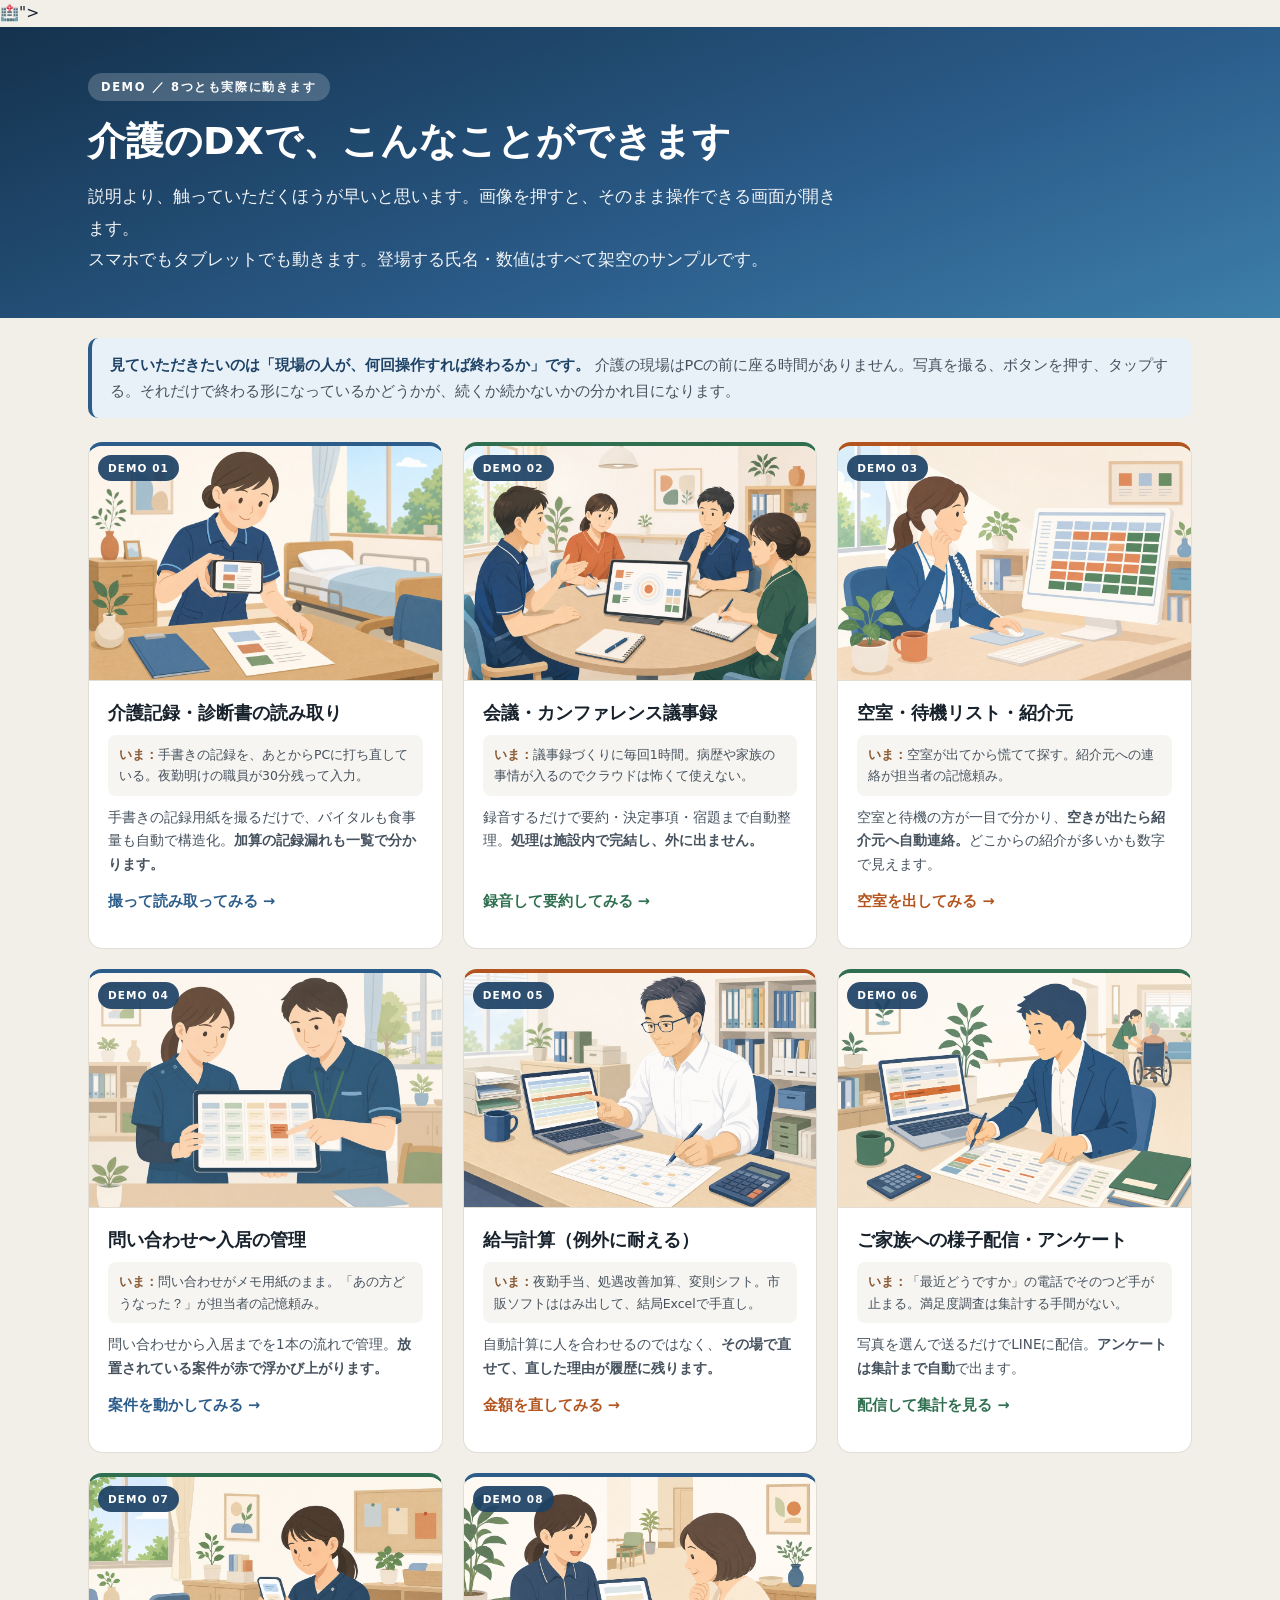
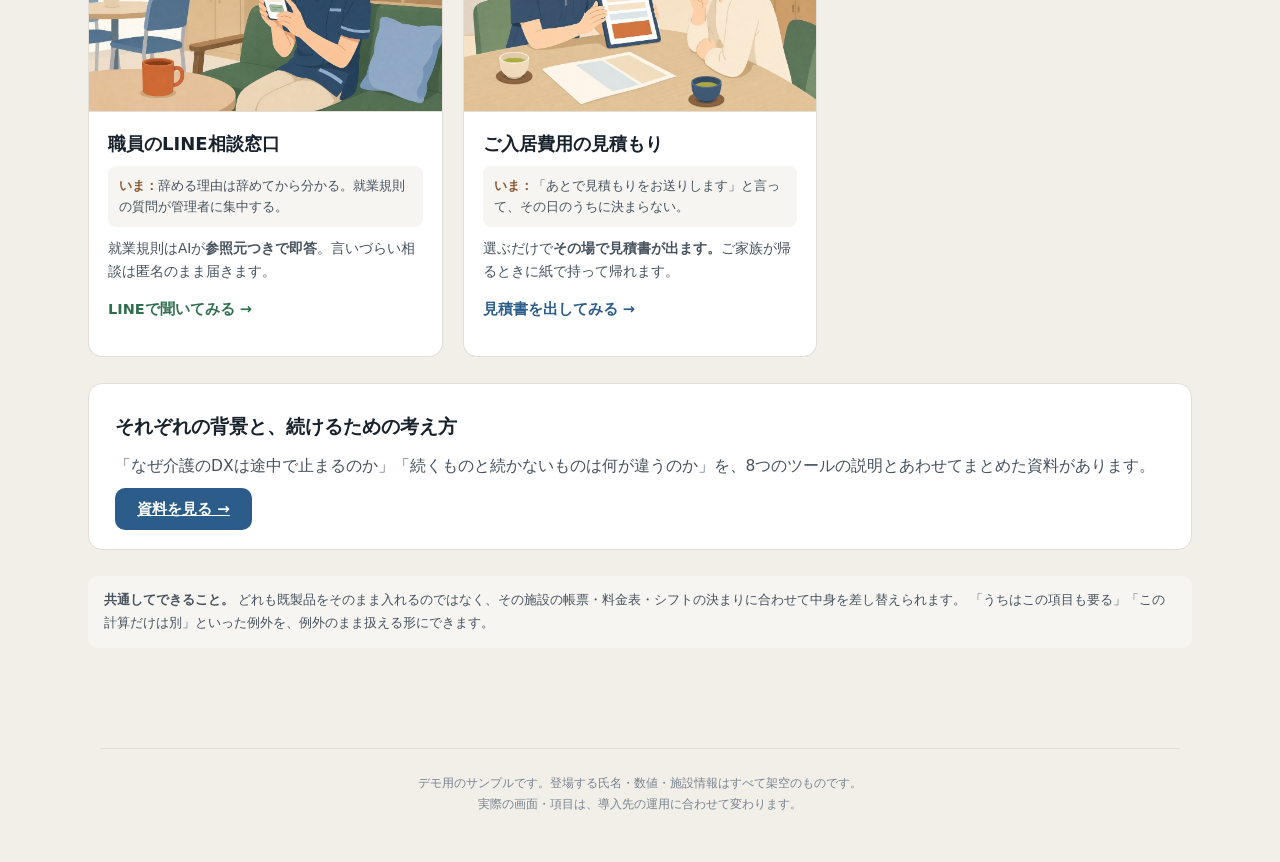
<file: index.html>
<!DOCTYPE html>
<html lang="ja">
<head>
<meta charset="UTF-8">
<meta name="viewport" content="width=device-width,initial-scale=1">
<meta name="robots" content="noindex,nofollow">
<title>介護のDX　できることデモ</title>
<meta name="description" content="介護施設のDXでできること。介護記録の読み取り、議事録の自動要約、空室管理、給与計算など8つのツールを実際に触れるデモでご紹介します。">
<meta property="og:title" content="介護のDX　できることデモ">
<meta property="og:description" content="8つとも実際に動きます。手書き記録の読み取りから、空室と待機者の照合まで。">
<meta property="og:type" content="website">
<link rel="icon" href="data:image/svg+xml,<svg xmlns=%27http://www.w3.org/2000/svg%27 viewBox=%270 0 100 100%27><text y=%27.9em%27 font-size=%2790%27>🏥</text></svg>"><text y='.9em' font-size='90'>🏥</text></svg>">
<link rel="stylesheet" href="demo/assets/demo.css?v=2">
<style>
.hero{background:linear-gradient(160deg,#14324d,#2b5c8a 60%,#3d7fa8);color:#fff;padding:46px 0 42px}
.hero .in{max-width:1140px;margin:0 auto;padding:0 18px}
.hero h1{margin:0 0 13px;font-size:clamp(25px,4.6vw,38px);font-weight:800;line-height:1.4}
.hero p{margin:0;font-size:clamp(14.5px,2vw,17px);opacity:.94;max-width:44em;line-height:1.85}
.hero .t{display:inline-block;background:rgba(255,255,255,.2);font-size:11.5px;font-weight:700;
  letter-spacing:.14em;padding:4px 13px;border-radius:99px;margin-bottom:14px}
.wrap{max-width:1140px}
.grid{display:grid;gap:20px;margin:24px 0}
@media(min-width:720px){.grid{grid-template-columns:1fr 1fr}}
@media(min-width:1080px){.grid{grid-template-columns:repeat(3,1fr)}}
.card{display:flex;flex-direction:column;background:var(--card);border:1px solid var(--line);
  border-radius:14px;overflow:hidden;text-decoration:none;color:inherit;transition:.17s;height:100%}
.card:hover{transform:translateY(-4px);box-shadow:0 12px 30px rgba(24,34,44,.15);border-color:var(--ac)}
.shot{position:relative;background:var(--head);aspect-ratio:3/2;overflow:hidden;border-bottom:1px solid var(--line)}
.shot img{width:100%;height:100%;object-fit:cover;object-position:center;display:block}
.shot::after{content:"▶ 触ってみる";position:absolute;inset:0;background:rgba(29,66,101,.82);color:#fff;
  display:grid;place-items:center;font-size:17px;font-weight:800;opacity:0;transition:.17s;letter-spacing:.05em}
.card:hover .shot::after{opacity:1}
.shot .no{position:absolute;top:9px;left:9px;background:rgba(29,66,101,.92);color:#fff;font-size:10.5px;
  font-weight:800;letter-spacing:.1em;padding:4px 10px;border-radius:99px;z-index:2}
.bd{padding:18px 19px 19px;flex:1;display:flex;flex-direction:column}
.bd h3{margin:0 0 9px;font-size:18px;font-weight:800;line-height:1.5}
.bd .p{background:var(--head);border-radius:8px;padding:9px 11px;font-size:12.5px;color:var(--soft);
  line-height:1.7;margin:0 0 10px}
.bd .p b{color:#8a5a34}
.bd .d{font-size:13.5px;line-height:1.75;margin:0 0 13px;color:var(--soft)}
.bd .go{margin-top:auto;font-weight:800;color:var(--ac);font-size:14.5px}
.card.g{border-top:4px solid var(--gd)} .card.g .go{color:var(--gd)} .card.g .shot::after{background:rgba(47,111,79,.85)}
.card.w{border-top:4px solid var(--wn)} .card.w .go{color:var(--wn)} .card.w .shot::after{background:rgba(179,84,30,.85)}
.card.a{border-top:4px solid var(--ac)}
.more{background:var(--card);border:1px solid var(--line);border-radius:14px;padding:26px;margin:26px 0}
.more h3{margin:0 0 10px;font-size:19px;font-weight:800}
.more p{margin:0 0 16px;color:var(--soft)}
</style>
</head>
<body>

<header class="hero">
  <div class="in">
    <span class="t">DEMO ／ 8つとも実際に動きます</span>
    <h1>介護のDXで、こんなことができます</h1>
    <p>説明より、触っていただくほうが早いと思います。画像を押すと、そのまま操作できる画面が開きます。<br>
    スマホでもタブレットでも動きます。登場する氏名・数値はすべて架空のサンプルです。</p>
  </div>
</header>

<div class="wrap">
  <div class="lead">
    <b>見ていただきたいのは「現場の人が、何回操作すれば終わるか」です。</b>
    介護の現場はPCの前に座る時間がありません。写真を撮る、ボタンを押す、タップする。それだけで終わる形になっているかどうかが、続くか続かないかの分かれ目になります。
  </div>

  <div class="grid">

    <a class="card a" href="demo/kiroku/">
      <div class="shot"><span class="no">DEMO 01</span><img src="demo/assets/thumb/kiroku.jpg" alt="職員が居室で手書きの記録用紙をスマートフォンで撮影している場面" loading="lazy"></div>
      <div class="bd">
        <h3>介護記録・診断書の読み取り</h3>
        <p class="p"><b>いま：</b>手書きの記録を、あとからPCに打ち直している。夜勤明けの職員が30分残って入力。</p>
        <p class="d">手書きの記録用紙を撮るだけで、バイタルも食事量も自動で構造化。<strong>加算の記録漏れも一覧で分かります。</strong></p>
        <p class="go">撮って読み取ってみる →</p>
      </div>
    </a>

    <a class="card g" href="demo/gijiroku/">
      <div class="shot"><span class="no">DEMO 02</span><img src="demo/assets/thumb/gijiroku.jpg" alt="会議のテーブル中央にタブレットを置いて録音している場面" loading="lazy"></div>
      <div class="bd">
        <h3>会議・カンファレンス議事録</h3>
        <p class="p"><b>いま：</b>議事録づくりに毎回1時間。病歴や家族の事情が入るのでクラウドは怖くて使えない。</p>
        <p class="d">録音するだけで要約・決定事項・宿題まで自動整理。<strong>処理は施設内で完結し、外に出ません。</strong></p>
        <p class="go">録音して要約してみる →</p>
      </div>
    </a>

    <a class="card w" href="demo/kuushitsu/">
      <div class="shot"><span class="no">DEMO 03</span><img src="demo/assets/thumb/kuushitsu.jpg" alt="相談員が電話をしながらパソコンで空室状況を確認している場面" loading="lazy"></div>
      <div class="bd">
        <h3>空室・待機リスト・紹介元</h3>
        <p class="p"><b>いま：</b>空室が出てから慌てて探す。紹介元への連絡が担当者の記憶頼み。</p>
        <p class="d">空室と待機の方が一目で分かり、<strong>空きが出たら紹介元へ自動連絡。</strong>どこからの紹介が多いかも数字で見えます。</p>
        <p class="go">空室を出してみる →</p>
      </div>
    </a>

    <a class="card a" href="demo/kanri/">
      <div class="shot"><span class="no">DEMO 04</span><img src="demo/assets/thumb/kanri.jpg" alt="ふたりの職員がタブレットで案件ボードを一緒に確認している場面" loading="lazy"></div>
      <div class="bd">
        <h3>問い合わせ〜入居の管理</h3>
        <p class="p"><b>いま：</b>問い合わせがメモ用紙のまま。「あの方どうなった？」が担当者の記憶頼み。</p>
        <p class="d">問い合わせから入居までを1本の流れで管理。<strong>放置されている案件が赤で浮かび上がります。</strong></p>
        <p class="go">案件を動かしてみる →</p>
      </div>
    </a>

    <a class="card w" href="demo/kyuyo/">
      <div class="shot"><span class="no">DEMO 05</span><img src="demo/assets/thumb/kyuyo.jpg" alt="事務長がパソコンと紙のシフト表を見比べている場面" loading="lazy"></div>
      <div class="bd">
        <h3>給与計算（例外に耐える）</h3>
        <p class="p"><b>いま：</b>夜勤手当、処遇改善加算、変則シフト。市販ソフトははみ出して、結局Excelで手直し。</p>
        <p class="d">自動計算に人を合わせるのではなく、<strong>その場で直せて、直した理由が履歴に残ります。</strong></p>
        <p class="go">金額を直してみる →</p>
      </div>
    </a>

    <a class="card g" href="demo/kazoku/">
      <div class="shot"><span class="no">DEMO 06</span><img src="demo/assets/thumb/kazoku.jpg" alt="職員が入居者の様子をスマートフォンで撮影している場面" loading="lazy"></div>
      <div class="bd">
        <h3>ご家族への様子配信・アンケート</h3>
        <p class="p"><b>いま：</b>「最近どうですか」の電話でそのつど手が止まる。満足度調査は集計する手間がない。</p>
        <p class="d">写真を選んで送るだけでLINEに配信。<strong>アンケートは集計まで自動</strong>で出ます。</p>
        <p class="go">配信して集計を見る →</p>
      </div>
    </a>

    <a class="card g" href="demo/soudan/">
      <div class="shot"><span class="no">DEMO 07</span><img src="demo/assets/thumb/soudan.jpg" alt="職員が休憩室でスマートフォンの相談画面を見ている場面" loading="lazy"></div>
      <div class="bd">
        <h3>職員のLINE相談窓口</h3>
        <p class="p"><b>いま：</b>辞める理由は辞めてから分かる。就業規則の質問が管理者に集中する。</p>
        <p class="d">就業規則はAIが<strong>参照元つきで即答</strong>。言いづらい相談は匿名のまま届きます。</p>
        <p class="go">LINEで聞いてみる →</p>
      </div>
    </a>

    <a class="card a" href="demo/mitsumori/">
      <div class="shot"><span class="no">DEMO 08</span><img src="demo/assets/thumb/mitsumori.jpg" alt="職員がタブレットの見積画面をご家族に見せている場面" loading="lazy"></div>
      <div class="bd">
        <h3>ご入居費用の見積もり</h3>
        <p class="p"><b>いま：</b>「あとで見積もりをお送りします」と言って、その日のうちに決まらない。</p>
        <p class="d">選ぶだけで<strong>その場で見積書が出ます。</strong>ご家族が帰るときに紙で持って帰れます。</p>
        <p class="go">見積書を出してみる →</p>
      </div>
    </a>

  </div>

  <div class="more">
    <h3>それぞれの背景と、続けるための考え方</h3>
    <p>「なぜ介護のDXは途中で止まるのか」「続くものと続かないものは何が違うのか」を、8つのツールの説明とあわせてまとめた資料があります。</p>
    <a class="btn" href="dx/">資料を見る →</a>
  </div>

  <div class="note">
    <strong>共通してできること。</strong>
    どれも既製品をそのまま入れるのではなく、その施設の帳票・料金表・シフトの決まりに合わせて中身を差し替えられます。
    「うちはこの項目も要る」「この計算だけは別」といった例外を、例外のまま扱える形にできます。
  </div>
</div>

<footer class="demo">
  デモ用のサンプルです。登場する氏名・数値・施設情報はすべて架空のものです。<br>
  実際の画面・項目は、導入先の運用に合わせて変わります。
</footer>

</body>
</html>
</file>
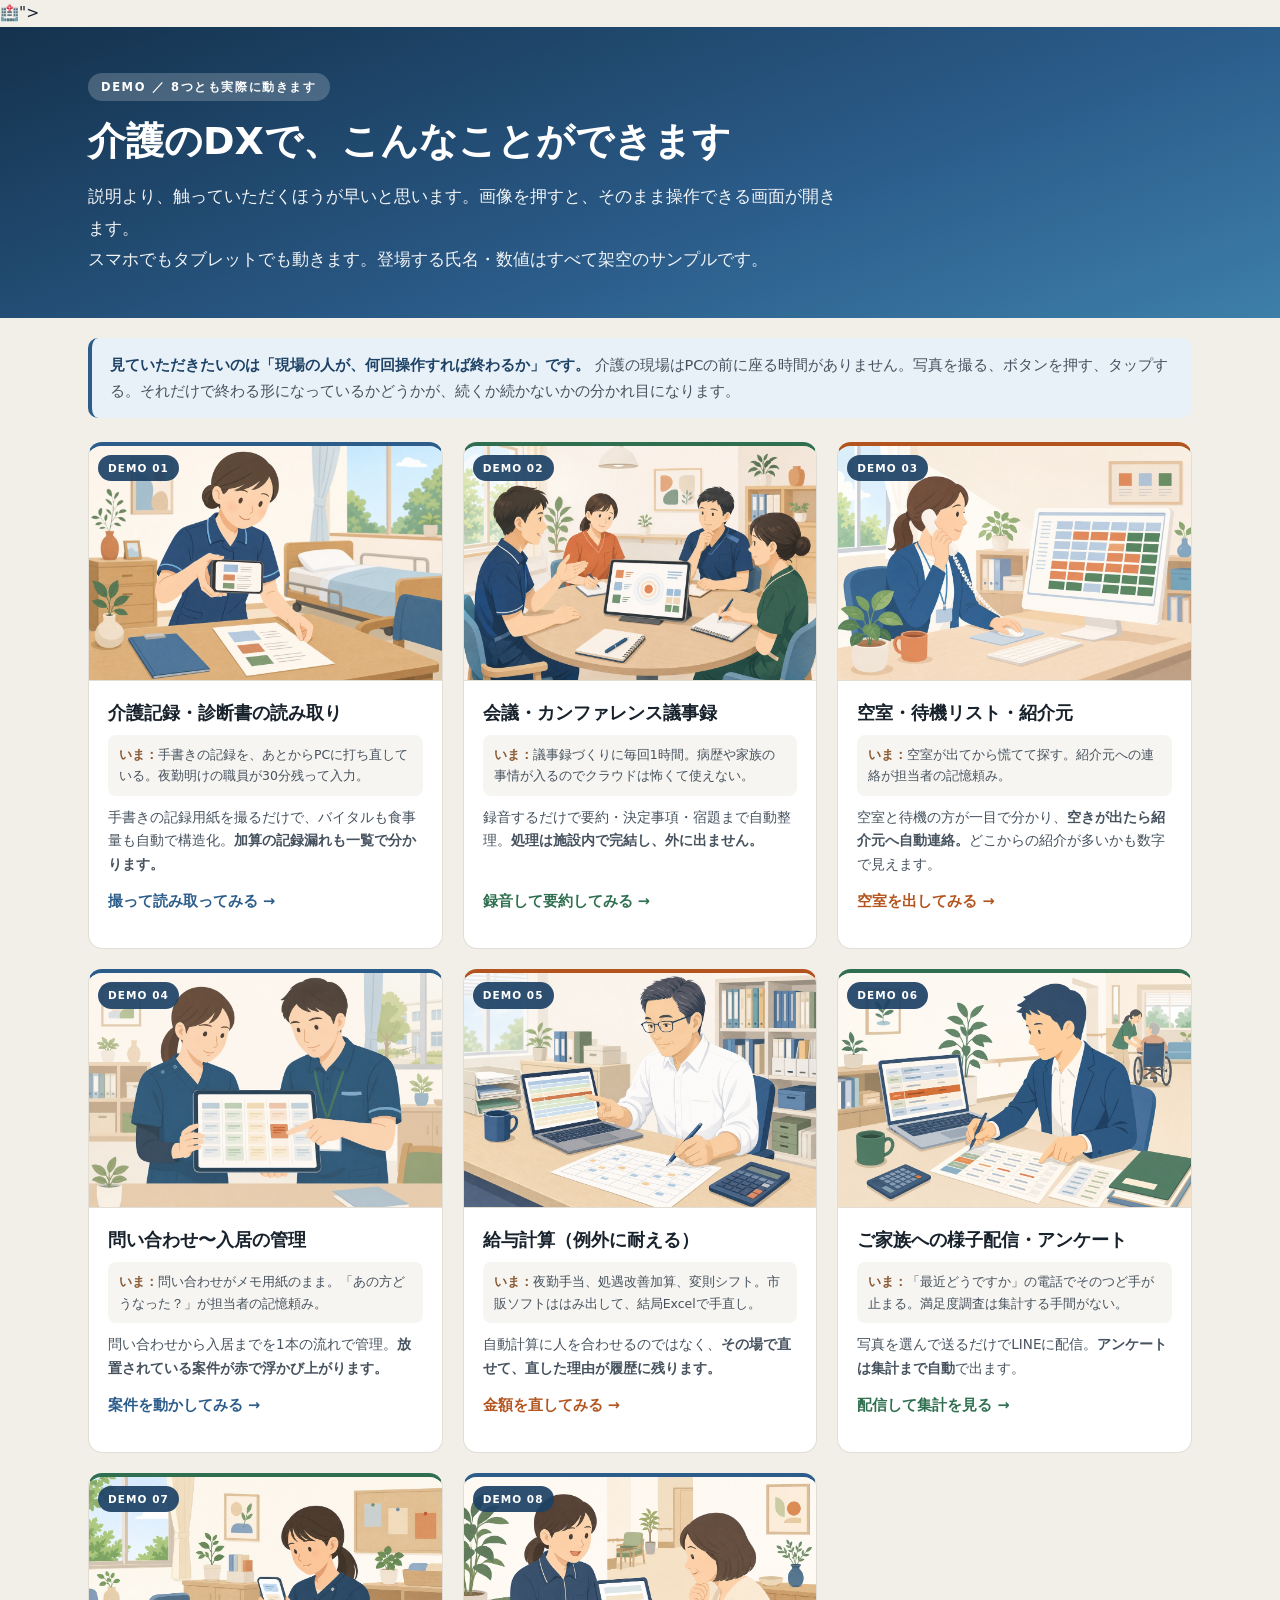
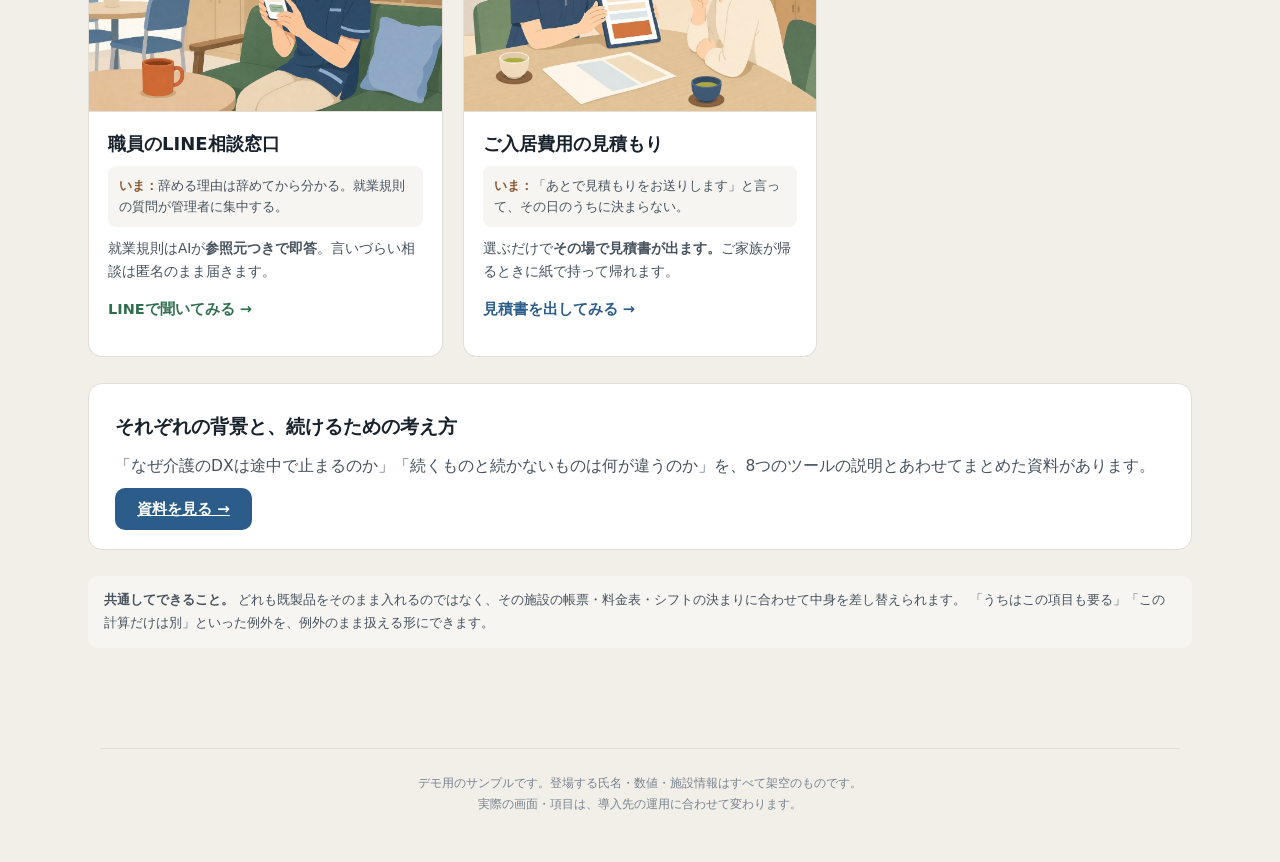
<file: demo/index.html>
<!DOCTYPE html>
<html lang="ja">
<head>
<meta charset="UTF-8">
<meta name="viewport" content="width=device-width,initial-scale=1">
<meta name="robots" content="noindex,nofollow">
<title>介護のDX　できることデモ</title>
<meta name="description" content="介護施設のDXでできること。介護記録の読み取り、議事録の自動要約、空室管理、給与計算など8つのツールを実際に触れるデモでご紹介します。">
<meta property="og:title" content="介護のDX　できることデモ">
<meta property="og:description" content="8つとも実際に動きます。手書き記録の読み取りから、空室と待機者の照合まで。">
<meta property="og:type" content="website">
<link rel="icon" href="data:image/svg+xml,<svg xmlns=%27http://www.w3.org/2000/svg%27 viewBox=%270 0 100 100%27><text y=%27.9em%27 font-size=%2790%27>🏥</text></svg>"><text y='.9em' font-size='90'>🏥</text></svg>">
<link rel="stylesheet" href="assets/demo.css?v=2">
<style>
.hero{background:linear-gradient(160deg,#14324d,#2b5c8a 60%,#3d7fa8);color:#fff;padding:46px 0 42px}
.hero .in{max-width:1140px;margin:0 auto;padding:0 18px}
.hero h1{margin:0 0 13px;font-size:clamp(25px,4.6vw,38px);font-weight:800;line-height:1.4}
.hero p{margin:0;font-size:clamp(14.5px,2vw,17px);opacity:.94;max-width:44em;line-height:1.85}
.hero .t{display:inline-block;background:rgba(255,255,255,.2);font-size:11.5px;font-weight:700;
  letter-spacing:.14em;padding:4px 13px;border-radius:99px;margin-bottom:14px}
.wrap{max-width:1140px}
.grid{display:grid;gap:20px;margin:24px 0}
@media(min-width:720px){.grid{grid-template-columns:1fr 1fr}}
@media(min-width:1080px){.grid{grid-template-columns:repeat(3,1fr)}}
.card{display:flex;flex-direction:column;background:var(--card);border:1px solid var(--line);
  border-radius:14px;overflow:hidden;text-decoration:none;color:inherit;transition:.17s;height:100%}
.card:hover{transform:translateY(-4px);box-shadow:0 12px 30px rgba(24,34,44,.15);border-color:var(--ac)}
.shot{position:relative;background:var(--head);aspect-ratio:3/2;overflow:hidden;border-bottom:1px solid var(--line)}
.shot img{width:100%;height:100%;object-fit:cover;object-position:center;display:block}
.shot::after{content:"▶ 触ってみる";position:absolute;inset:0;background:rgba(29,66,101,.82);color:#fff;
  display:grid;place-items:center;font-size:17px;font-weight:800;opacity:0;transition:.17s;letter-spacing:.05em}
.card:hover .shot::after{opacity:1}
.shot .no{position:absolute;top:9px;left:9px;background:rgba(29,66,101,.92);color:#fff;font-size:10.5px;
  font-weight:800;letter-spacing:.1em;padding:4px 10px;border-radius:99px;z-index:2}
.bd{padding:18px 19px 19px;flex:1;display:flex;flex-direction:column}
.bd h3{margin:0 0 9px;font-size:18px;font-weight:800;line-height:1.5}
.bd .p{background:var(--head);border-radius:8px;padding:9px 11px;font-size:12.5px;color:var(--soft);
  line-height:1.7;margin:0 0 10px}
.bd .p b{color:#8a5a34}
.bd .d{font-size:13.5px;line-height:1.75;margin:0 0 13px;color:var(--soft)}
.bd .go{margin-top:auto;font-weight:800;color:var(--ac);font-size:14.5px}
.card.g{border-top:4px solid var(--gd)} .card.g .go{color:var(--gd)} .card.g .shot::after{background:rgba(47,111,79,.85)}
.card.w{border-top:4px solid var(--wn)} .card.w .go{color:var(--wn)} .card.w .shot::after{background:rgba(179,84,30,.85)}
.card.a{border-top:4px solid var(--ac)}
.more{background:var(--card);border:1px solid var(--line);border-radius:14px;padding:26px;margin:26px 0}
.more h3{margin:0 0 10px;font-size:19px;font-weight:800}
.more p{margin:0 0 16px;color:var(--soft)}
</style>
</head>
<body>

<header class="hero">
  <div class="in">
    <span class="t">DEMO ／ 8つとも実際に動きます</span>
    <h1>介護のDXで、こんなことができます</h1>
    <p>説明より、触っていただくほうが早いと思います。画像を押すと、そのまま操作できる画面が開きます。<br>
    スマホでもタブレットでも動きます。登場する氏名・数値はすべて架空のサンプルです。</p>
  </div>
</header>

<div class="wrap">
  <div class="lead">
    <b>見ていただきたいのは「現場の人が、何回操作すれば終わるか」です。</b>
    介護の現場はPCの前に座る時間がありません。写真を撮る、ボタンを押す、タップする。それだけで終わる形になっているかどうかが、続くか続かないかの分かれ目になります。
  </div>

  <div class="grid">

    <a class="card a" href="kiroku/">
      <div class="shot"><span class="no">DEMO 01</span><img src="assets/thumb/kiroku.jpg" alt="職員が居室で手書きの記録用紙をスマートフォンで撮影している場面" loading="lazy"></div>
      <div class="bd">
        <h3>介護記録・診断書の読み取り</h3>
        <p class="p"><b>いま：</b>手書きの記録を、あとからPCに打ち直している。夜勤明けの職員が30分残って入力。</p>
        <p class="d">手書きの記録用紙を撮るだけで、バイタルも食事量も自動で構造化。<strong>加算の記録漏れも一覧で分かります。</strong></p>
        <p class="go">撮って読み取ってみる →</p>
      </div>
    </a>

    <a class="card g" href="gijiroku/">
      <div class="shot"><span class="no">DEMO 02</span><img src="assets/thumb/gijiroku.jpg" alt="会議のテーブル中央にタブレットを置いて録音している場面" loading="lazy"></div>
      <div class="bd">
        <h3>会議・カンファレンス議事録</h3>
        <p class="p"><b>いま：</b>議事録づくりに毎回1時間。病歴や家族の事情が入るのでクラウドは怖くて使えない。</p>
        <p class="d">録音するだけで要約・決定事項・宿題まで自動整理。<strong>処理は施設内で完結し、外に出ません。</strong></p>
        <p class="go">録音して要約してみる →</p>
      </div>
    </a>

    <a class="card w" href="kuushitsu/">
      <div class="shot"><span class="no">DEMO 03</span><img src="assets/thumb/kuushitsu.jpg" alt="相談員が電話をしながらパソコンで空室状況を確認している場面" loading="lazy"></div>
      <div class="bd">
        <h3>空室・待機リスト・紹介元</h3>
        <p class="p"><b>いま：</b>空室が出てから慌てて探す。紹介元への連絡が担当者の記憶頼み。</p>
        <p class="d">空室と待機の方が一目で分かり、<strong>空きが出たら紹介元へ自動連絡。</strong>どこからの紹介が多いかも数字で見えます。</p>
        <p class="go">空室を出してみる →</p>
      </div>
    </a>

    <a class="card a" href="kanri/">
      <div class="shot"><span class="no">DEMO 04</span><img src="assets/thumb/kanri.jpg" alt="ふたりの職員がタブレットで案件ボードを一緒に確認している場面" loading="lazy"></div>
      <div class="bd">
        <h3>問い合わせ〜入居の管理</h3>
        <p class="p"><b>いま：</b>問い合わせがメモ用紙のまま。「あの方どうなった？」が担当者の記憶頼み。</p>
        <p class="d">問い合わせから入居までを1本の流れで管理。<strong>放置されている案件が赤で浮かび上がります。</strong></p>
        <p class="go">案件を動かしてみる →</p>
      </div>
    </a>

    <a class="card w" href="kyuyo/">
      <div class="shot"><span class="no">DEMO 05</span><img src="assets/thumb/kyuyo.jpg" alt="事務長がパソコンと紙のシフト表を見比べている場面" loading="lazy"></div>
      <div class="bd">
        <h3>給与計算（例外に耐える）</h3>
        <p class="p"><b>いま：</b>夜勤手当、処遇改善加算、変則シフト。市販ソフトははみ出して、結局Excelで手直し。</p>
        <p class="d">自動計算に人を合わせるのではなく、<strong>その場で直せて、直した理由が履歴に残ります。</strong></p>
        <p class="go">金額を直してみる →</p>
      </div>
    </a>

    <a class="card g" href="kazoku/">
      <div class="shot"><span class="no">DEMO 06</span><img src="assets/thumb/kazoku.jpg" alt="職員が入居者の様子をスマートフォンで撮影している場面" loading="lazy"></div>
      <div class="bd">
        <h3>ご家族への様子配信・アンケート</h3>
        <p class="p"><b>いま：</b>「最近どうですか」の電話でそのつど手が止まる。満足度調査は集計する手間がない。</p>
        <p class="d">写真を選んで送るだけでLINEに配信。<strong>アンケートは集計まで自動</strong>で出ます。</p>
        <p class="go">配信して集計を見る →</p>
      </div>
    </a>

    <a class="card g" href="soudan/">
      <div class="shot"><span class="no">DEMO 07</span><img src="assets/thumb/soudan.jpg" alt="職員が休憩室でスマートフォンの相談画面を見ている場面" loading="lazy"></div>
      <div class="bd">
        <h3>職員のLINE相談窓口</h3>
        <p class="p"><b>いま：</b>辞める理由は辞めてから分かる。就業規則の質問が管理者に集中する。</p>
        <p class="d">就業規則はAIが<strong>参照元つきで即答</strong>。言いづらい相談は匿名のまま届きます。</p>
        <p class="go">LINEで聞いてみる →</p>
      </div>
    </a>

    <a class="card a" href="mitsumori/">
      <div class="shot"><span class="no">DEMO 08</span><img src="assets/thumb/mitsumori.jpg" alt="職員がタブレットの見積画面をご家族に見せている場面" loading="lazy"></div>
      <div class="bd">
        <h3>ご入居費用の見積もり</h3>
        <p class="p"><b>いま：</b>「あとで見積もりをお送りします」と言って、その日のうちに決まらない。</p>
        <p class="d">選ぶだけで<strong>その場で見積書が出ます。</strong>ご家族が帰るときに紙で持って帰れます。</p>
        <p class="go">見積書を出してみる →</p>
      </div>
    </a>

  </div>

  <div class="more">
    <h3>それぞれの背景と、続けるための考え方</h3>
    <p>「なぜ介護のDXは途中で止まるのか」「続くものと続かないものは何が違うのか」を、8つのツールの説明とあわせてまとめた資料があります。</p>
    <a class="btn" href="../dx/">資料を見る →</a>
  </div>

  <div class="note">
    <strong>共通してできること。</strong>
    どれも既製品をそのまま入れるのではなく、その施設の帳票・料金表・シフトの決まりに合わせて中身を差し替えられます。
    「うちはこの項目も要る」「この計算だけは別」といった例外を、例外のまま扱える形にできます。
  </div>
</div>

<footer class="demo">
  デモ用のサンプルです。登場する氏名・数値・施設情報はすべて架空のものです。<br>
  実際の画面・項目は、導入先の運用に合わせて変わります。
</footer>

</body>
</html>
</file>
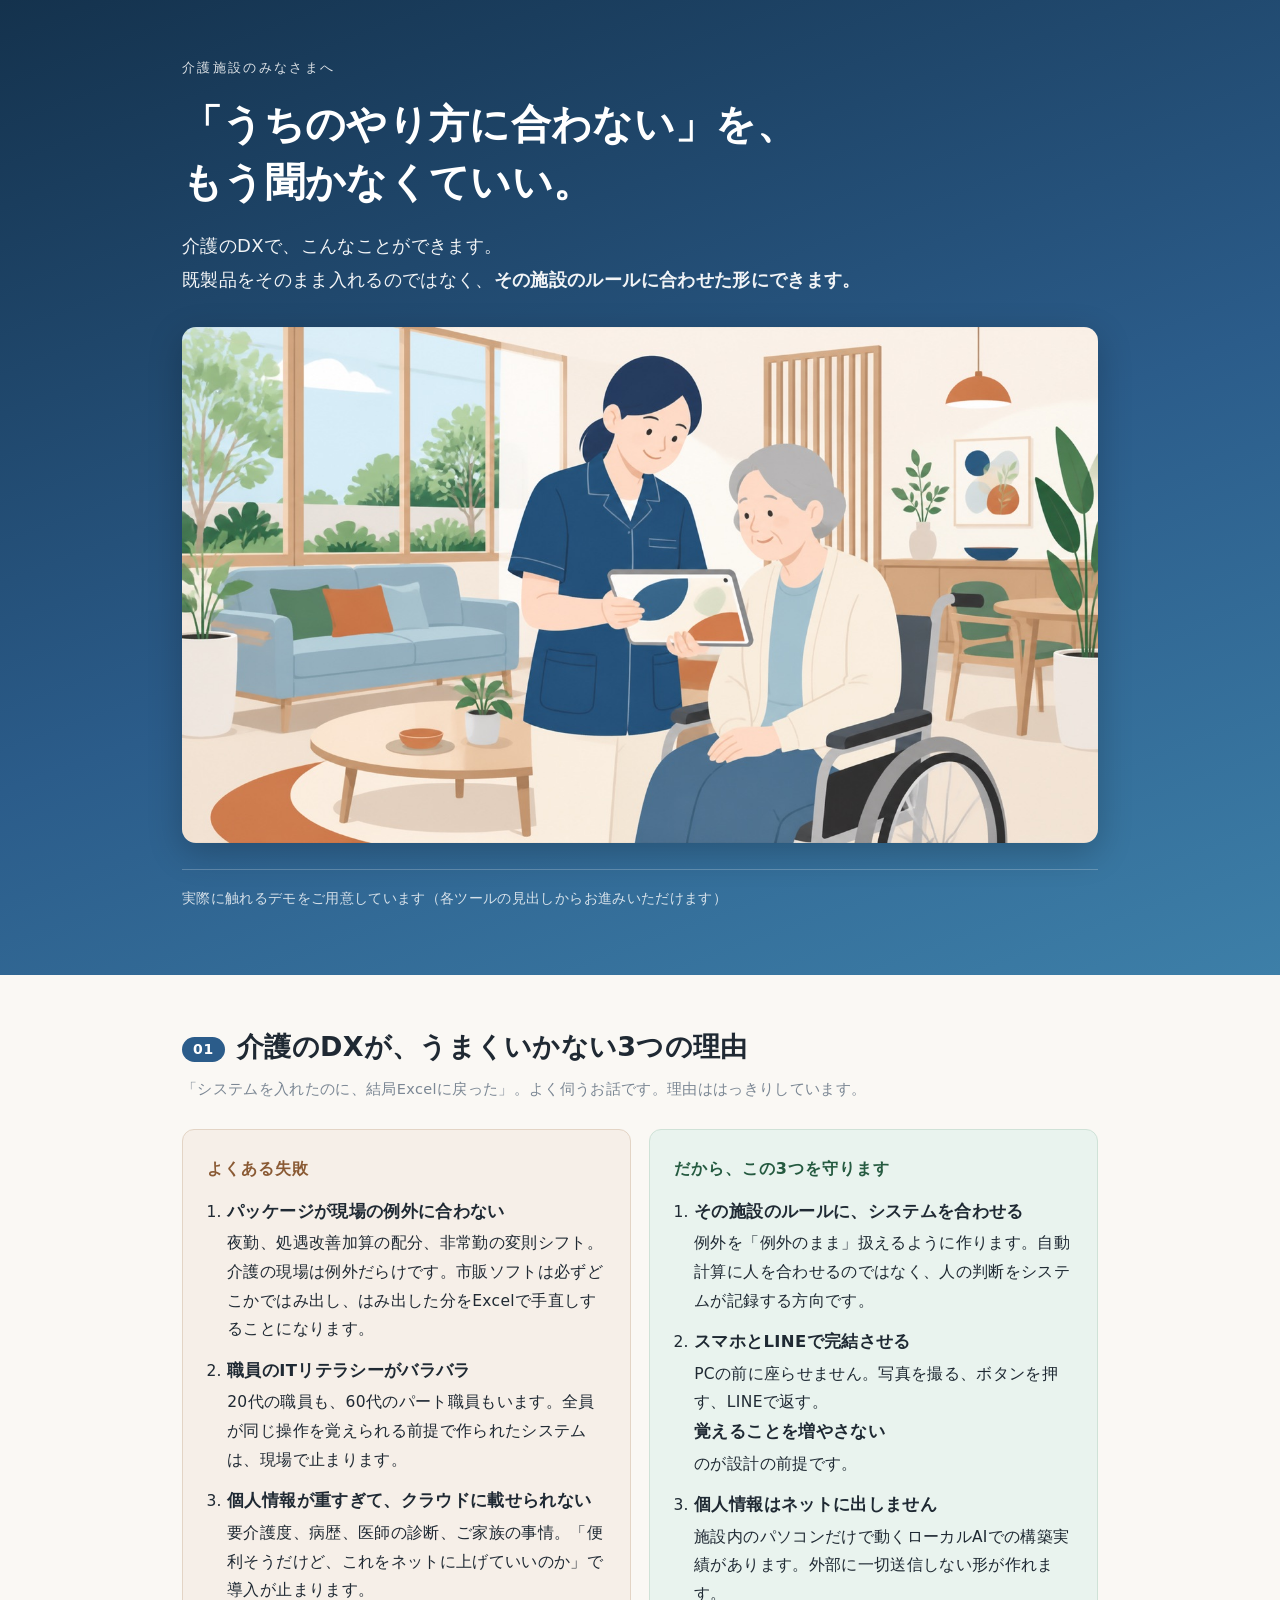
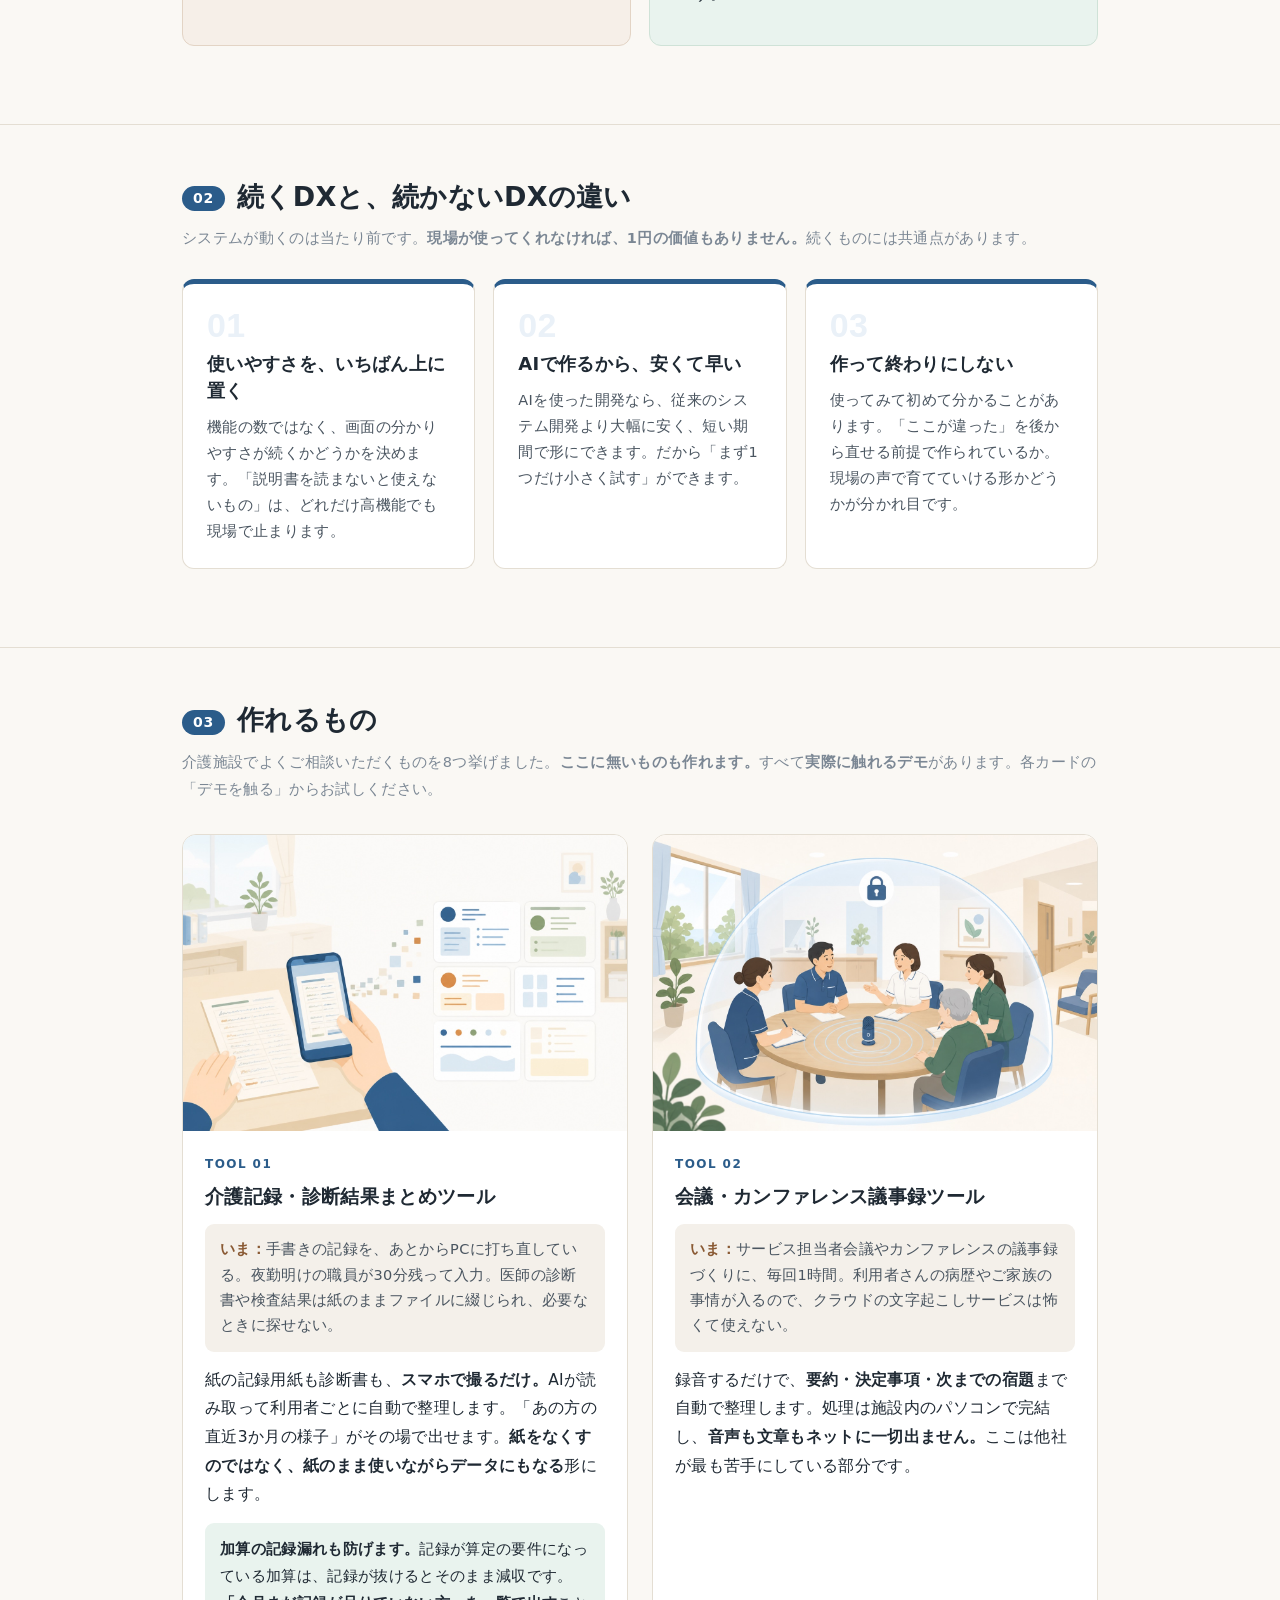
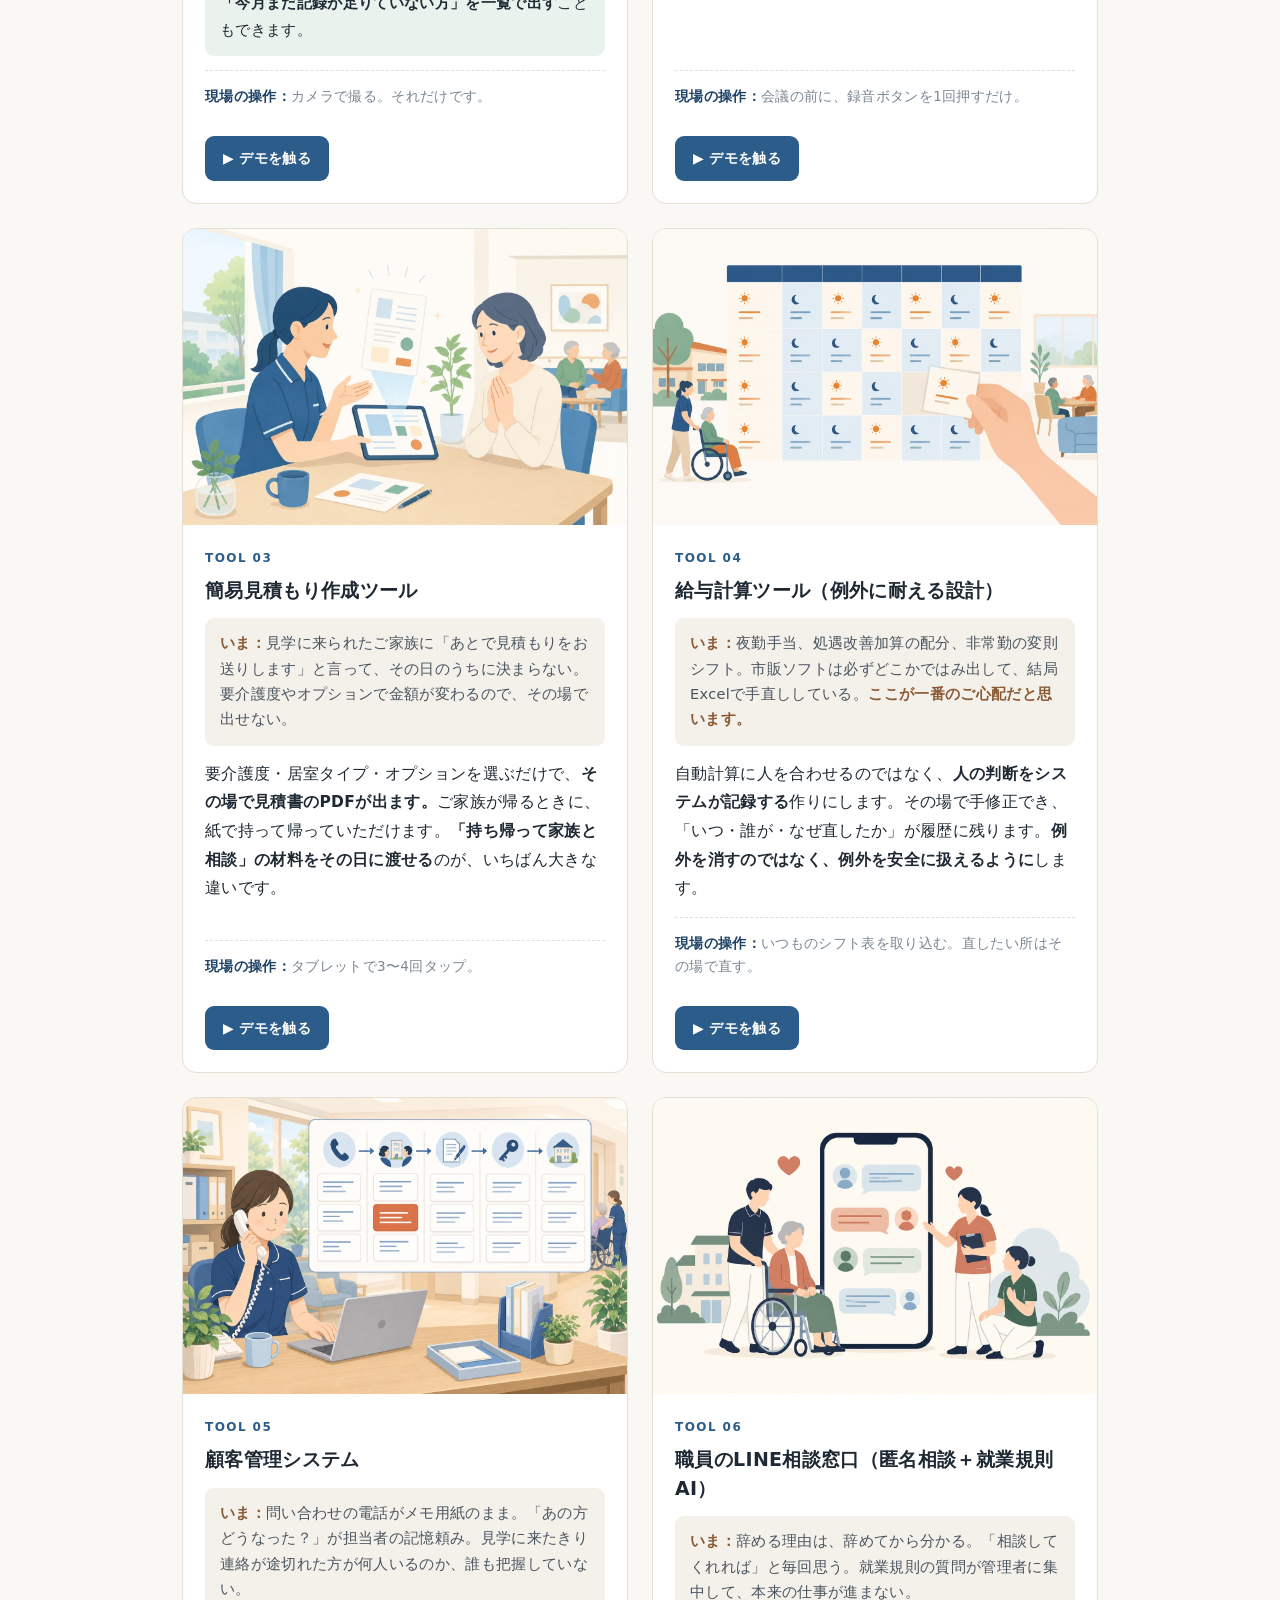
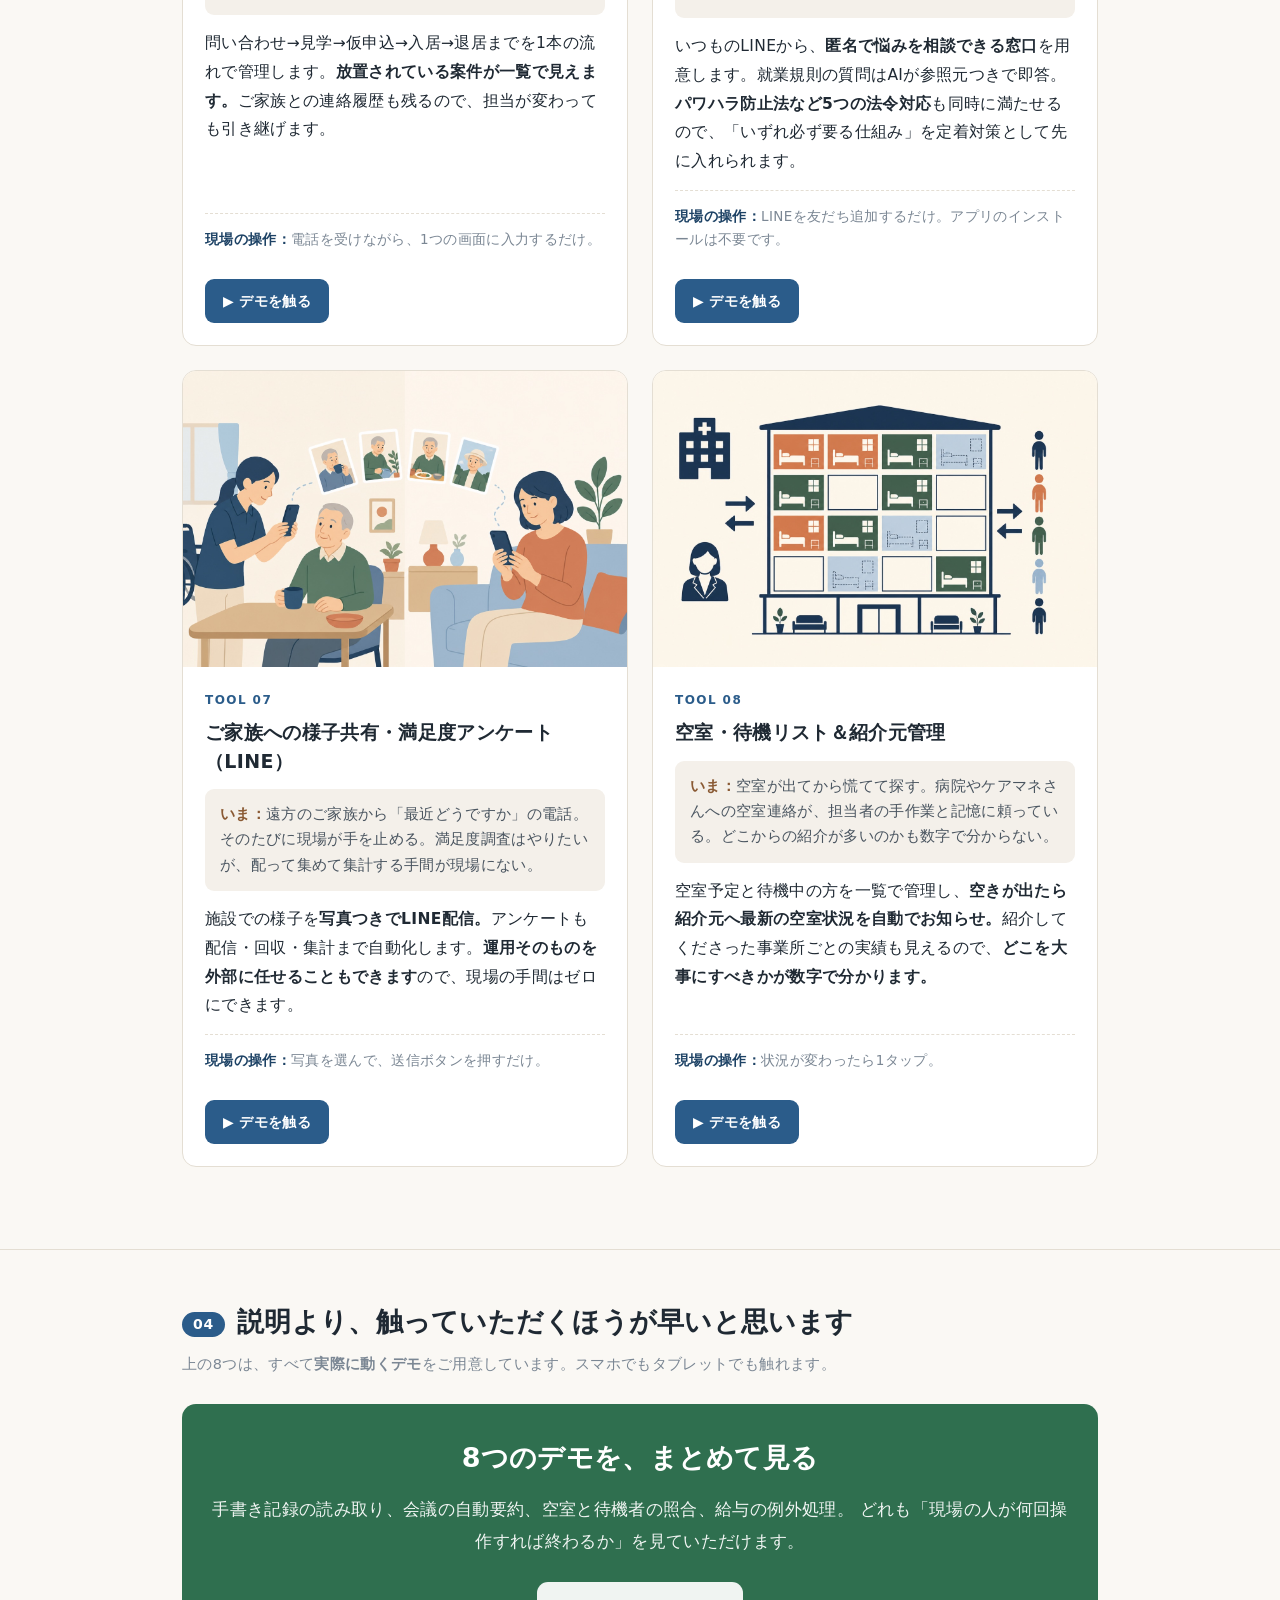
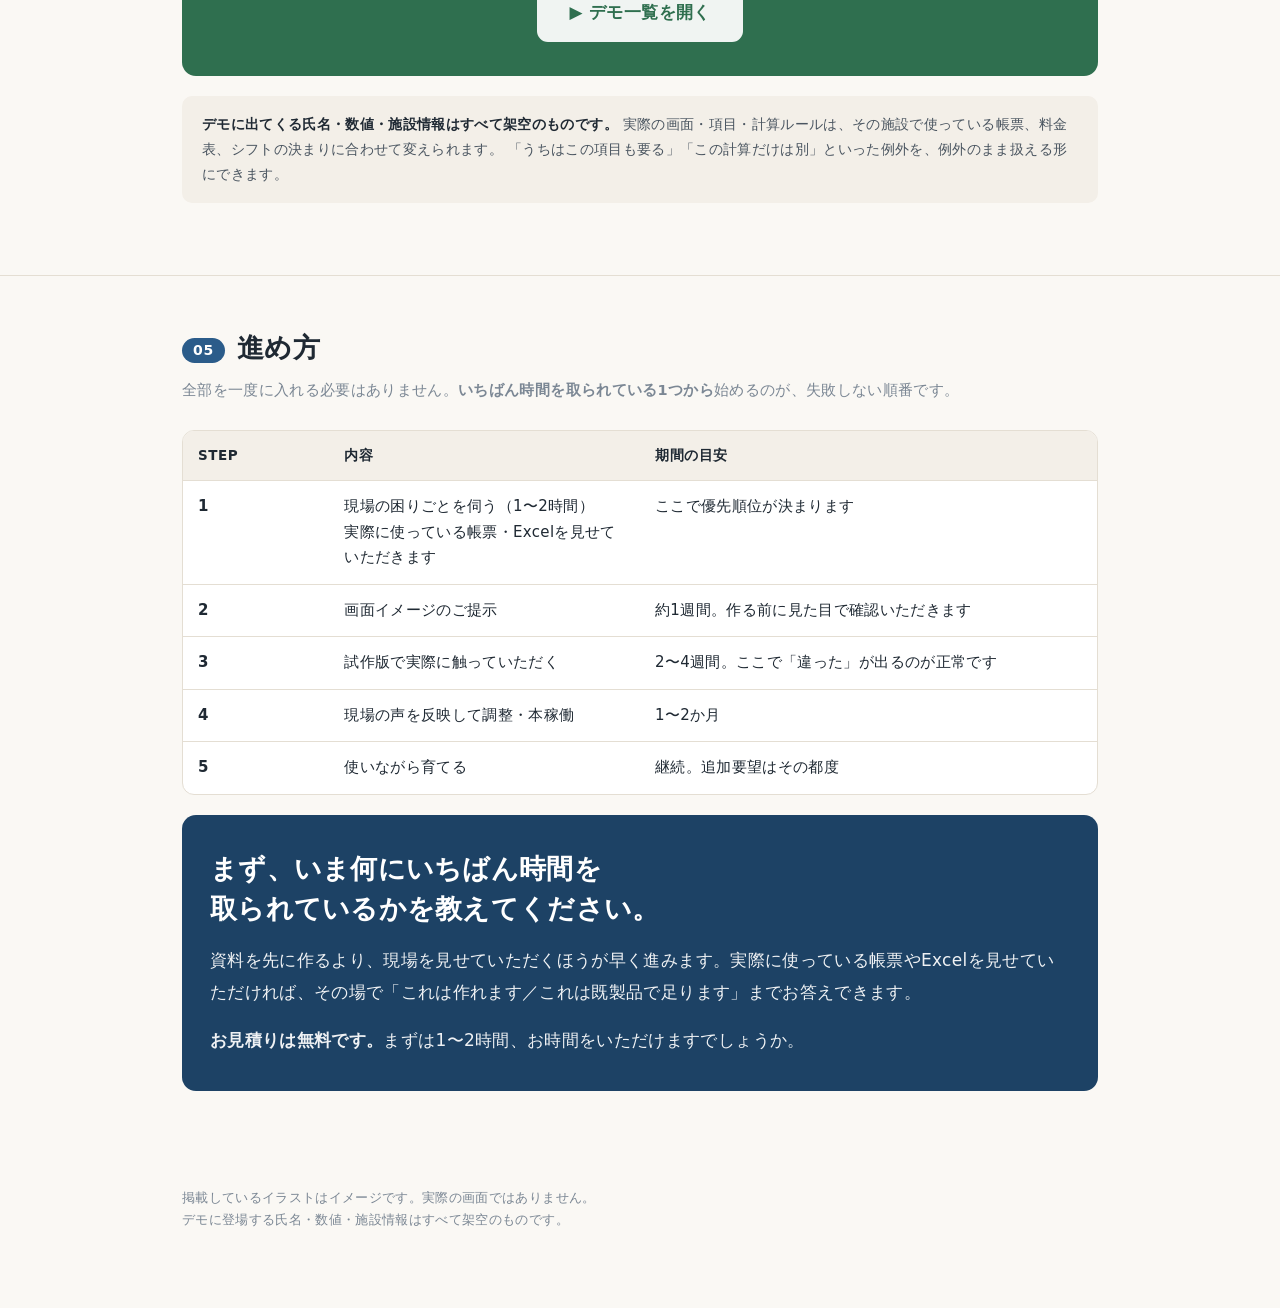
<file: dx/index.html>
<!DOCTYPE html>
<html lang="ja">
<head>
<meta charset="UTF-8">
<meta name="viewport" content="width=device-width,initial-scale=1">
<meta name="robots" content="noindex,nofollow">
<title>介護施設のDX　こんなことができます</title>
<meta name="description" content="介護施設のDXでできること。介護記録・議事録・見積もり・給与計算・顧客管理など8つのツールを、現場の困りごとから紹介します。">
<link rel="icon" href="data:image/svg+xml,<svg xmlns=%27http://www.w3.org/2000/svg%27 viewBox=%270 0 100 100%27><text y=%27.9em%27 font-size=%2790%27>🏥</text></svg>">
<link rel="stylesheet" href="../assets/style.css">
</head>
<body class="dxdoc">

<header class="hero dx">
  <div class="wrap">
    <p class="eyebrow">介護施設のみなさまへ</p>
    <h1>「うちのやり方に合わない」を、<br>もう聞かなくていい。</h1>
    <p class="lead">介護のDXで、こんなことができます。<br>
    既製品をそのまま入れるのではなく、<strong>その施設のルールに合わせた形にできます。</strong></p>
    <div class="hero-img"><img src="img/cover.jpg" alt="介護施設のラウンジで、職員がタブレットを持ち入居者と話している様子"></div>
    <p class="meta">実際に触れるデモをご用意しています（各ツールの見出しからお進みいただけます）</p>
  </div>
</header>

<!-- ============ 01 なぜ合わないのか ============ -->
<section>
  <div class="wrap">
    <h2><span class="num">01</span>介護のDXが、うまくいかない3つの理由</h2>
    <p class="sub">「システムを入れたのに、結局Excelに戻った」。よく伺うお話です。理由ははっきりしています。</p>

    <div class="flip">
      <div class="bad">
        <h4>よくある失敗</h4>
        <ol>
          <li><strong>パッケージが現場の例外に合わない</strong>
          夜勤、処遇改善加算の配分、非常勤の変則シフト。介護の現場は例外だらけです。市販ソフトは必ずどこかではみ出し、はみ出した分をExcelで手直しすることになります。</li>
          <li><strong>職員のITリテラシーがバラバラ</strong>
          20代の職員も、60代のパート職員もいます。全員が同じ操作を覚えられる前提で作られたシステムは、現場で止まります。</li>
          <li><strong>個人情報が重すぎて、クラウドに載せられない</strong>
          要介護度、病歴、医師の診断、ご家族の事情。「便利そうだけど、これをネットに上げていいのか」で導入が止まります。</li>
        </ol>
      </div>
      <div class="good">
        <h4>だから、この3つを守ります</h4>
        <ol>
          <li><strong>その施設のルールに、システムを合わせる</strong>
          例外を「例外のまま」扱えるように作ります。自動計算に人を合わせるのではなく、人の判断をシステムが記録する方向です。</li>
          <li><strong>スマホとLINEで完結させる</strong>
          PCの前に座らせません。写真を撮る、ボタンを押す、LINEで返す。<strong>覚えることを増やさない</strong>のが設計の前提です。</li>
          <li><strong>個人情報はネットに出しません</strong>
          施設内のパソコンだけで動くローカルAIでの構築実績があります。外部に一切送信しない形が作れます。</li>
        </ol>
      </div>
    </div>
  </div>
</section>

<!-- ============ 02 3原則 ============ -->
<section>
  <div class="wrap">
    <h2><span class="num">02</span>続くDXと、続かないDXの違い</h2>
    <p class="sub">システムが動くのは当たり前です。<strong>現場が使ってくれなければ、1円の価値もありません。</strong>続くものには共通点があります。</p>
    <div class="rules">
      <div class="rule">
        <div class="k">01</div>
        <h4>使いやすさを、いちばん上に置く</h4>
        <p>機能の数ではなく、画面の分かりやすさが続くかどうかを決めます。「説明書を読まないと使えないもの」は、どれだけ高機能でも現場で止まります。</p>
      </div>
      <div class="rule">
        <div class="k">02</div>
        <h4>AIで作るから、安くて早い</h4>
        <p>AIを使った開発なら、従来のシステム開発より大幅に安く、短い期間で形にできます。だから「まず1つだけ小さく試す」ができます。</p>
      </div>
      <div class="rule">
        <div class="k">03</div>
        <h4>作って終わりにしない</h4>
        <p>使ってみて初めて分かることがあります。「ここが違った」を後から直せる前提で作られているか。現場の声で育てていける形かどうかが分かれ目です。</p>
      </div>
    </div>
  </div>
</section>

<!-- ============ 03 カタログ ============ -->
<section>
  <div class="wrap">
    <h2><span class="num">03</span>作れるもの</h2>
    <p class="sub">介護施設でよくご相談いただくものを8つ挙げました。<strong>ここに無いものも作れます。</strong>すべて<strong>実際に触れるデモ</strong>があります。各カードの「デモを触る」からお試しください。</p>

    <div class="catalog">

      <div class="item">
        <div class="thumb"><img src="img/care-record.jpg" alt="手書きの介護記録をスマホで撮影してデータ化するイメージ"></div>
        <div class="body">
          <p class="no">TOOL 01</p>
          <h4>介護記録・診断結果まとめツール</h4>
          <p class="pain"><b>いま：</b>手書きの記録を、あとからPCに打ち直している。夜勤明けの職員が30分残って入力。医師の診断書や検査結果は紙のままファイルに綴じられ、必要なときに探せない。</p>
          <p class="fix">紙の記録用紙も診断書も、<strong>スマホで撮るだけ。</strong>AIが読み取って利用者ごとに自動で整理します。「あの方の直近3か月の様子」がその場で出せます。<strong>紙をなくすのではなく、紙のまま使いながらデータにもなる</strong>形にします。</p>
          <p class="fix" style="background:var(--good-soft);border-radius:9px;padding:13px 15px;font-size:14.5px;margin-bottom:14px"><strong>加算の記録漏れも防げます。</strong>記録が算定の要件になっている加算は、記録が抜けるとそのまま減収です。<strong>「今月まだ記録が足りていない方」を一覧で出す</strong>こともできます。</p>
          <p class="how"><b>現場の操作：</b>カメラで撮る。それだけです。</p>
          <p style="margin:12px 0 0"><a href="../demo/kiroku/" style="display:inline-block;background:var(--accent);color:#fff;text-decoration:none;font-weight:800;font-size:14px;padding:9px 18px;border-radius:9px">▶ デモを触る</a></p>
        </div>
      </div>

      <div class="item">
        <div class="thumb"><img src="img/minutes.jpg" alt="会議室の録音がローカル内で処理され外に出ないイメージ"></div>
        <div class="body">
          <p class="no">TOOL 02</p>
          <h4>会議・カンファレンス議事録ツール</h4>
          <p class="pain"><b>いま：</b>サービス担当者会議やカンファレンスの議事録づくりに、毎回1時間。利用者さんの病歴やご家族の事情が入るので、クラウドの文字起こしサービスは怖くて使えない。</p>
          <p class="fix">録音するだけで、<strong>要約・決定事項・次までの宿題</strong>まで自動で整理します。処理は施設内のパソコンで完結し、<strong>音声も文章もネットに一切出ません。</strong>ここは他社が最も苦手にしている部分です。</p>
          <p class="how"><b>現場の操作：</b>会議の前に、録音ボタンを1回押すだけ。</p>
          <p style="margin:12px 0 0"><a href="../demo/gijiroku/" style="display:inline-block;background:var(--accent);color:#fff;text-decoration:none;font-weight:800;font-size:14px;padding:9px 18px;border-radius:9px">▶ デモを触る</a></p>
        </div>
      </div>

      <div class="item">
        <div class="thumb"><img src="img/quote.jpg" alt="見学に来た家族にその場で見積書を出すイメージ"></div>
        <div class="body">
          <p class="no">TOOL 03</p>
          <h4>簡易見積もり作成ツール</h4>
          <p class="pain"><b>いま：</b>見学に来られたご家族に「あとで見積もりをお送りします」と言って、その日のうちに決まらない。要介護度やオプションで金額が変わるので、その場で出せない。</p>
          <p class="fix">要介護度・居室タイプ・オプションを選ぶだけで、<strong>その場で見積書のPDFが出ます。</strong>ご家族が帰るときに、紙で持って帰っていただけます。<strong>「持ち帰って家族と相談」の材料をその日に渡せる</strong>のが、いちばん大きな違いです。</p>
          <p class="how"><b>現場の操作：</b>タブレットで3〜4回タップ。</p>
          <p style="margin:12px 0 0"><a href="../demo/mitsumori/" style="display:inline-block;background:var(--accent);color:#fff;text-decoration:none;font-weight:800;font-size:14px;padding:9px 18px;border-radius:9px">▶ デモを触る</a></p>
        </div>
      </div>

      <div class="item">
        <div class="thumb"><img src="img/payroll.jpg" alt="夜勤や変則シフトを含む給与計算を手で調整できるイメージ"></div>
        <div class="body">
          <p class="no">TOOL 04</p>
          <h4>給与計算ツール（例外に耐える設計）</h4>
          <p class="pain"><b>いま：</b>夜勤手当、処遇改善加算の配分、非常勤の変則シフト。市販ソフトは必ずどこかではみ出して、結局Excelで手直ししている。<b>ここが一番のご心配だと思います。</b></p>
          <p class="fix">自動計算に人を合わせるのではなく、<strong>人の判断をシステムが記録する</strong>作りにします。その場で手修正でき、「いつ・誰が・なぜ直したか」が履歴に残ります。<strong>例外を消すのではなく、例外を安全に扱えるように</strong>します。</p>
          <p class="how"><b>現場の操作：</b>いつものシフト表を取り込む。直したい所はその場で直す。</p>
          <p style="margin:12px 0 0"><a href="../demo/kyuyo/" style="display:inline-block;background:var(--accent);color:#fff;text-decoration:none;font-weight:800;font-size:14px;padding:9px 18px;border-radius:9px">▶ デモを触る</a></p>
        </div>
      </div>

      <div class="item">
        <div class="thumb"><img src="img/crm.jpg" alt="問い合わせから入居までの流れを一本で管理するイメージ"></div>
        <div class="body">
          <p class="no">TOOL 05</p>
          <h4>顧客管理システム</h4>
          <p class="pain"><b>いま：</b>問い合わせの電話がメモ用紙のまま。「あの方どうなった？」が担当者の記憶頼み。見学に来たきり連絡が途切れた方が何人いるのか、誰も把握していない。</p>
          <p class="fix">問い合わせ→見学→仮申込→入居→退居までを1本の流れで管理します。<strong>放置されている案件が一覧で見えます。</strong>ご家族との連絡履歴も残るので、担当が変わっても引き継げます。</p>
          <p class="how"><b>現場の操作：</b>電話を受けながら、1つの画面に入力するだけ。</p>
          <p style="margin:12px 0 0"><a href="../demo/kanri/" style="display:inline-block;background:var(--accent);color:#fff;text-decoration:none;font-weight:800;font-size:14px;padding:9px 18px;border-radius:9px">▶ デモを触る</a></p>
        </div>
      </div>

      <div class="item">
        <div class="thumb"><img src="img/kokotomo.jpg" alt="職員がLINEで匿名相談できるイメージ"></div>
        <div class="body">
          <p class="no">TOOL 06</p>
          <h4>職員のLINE相談窓口（匿名相談＋就業規則AI）</h4>
          <p class="pain"><b>いま：</b>辞める理由は、辞めてから分かる。「相談してくれれば」と毎回思う。就業規則の質問が管理者に集中して、本来の仕事が進まない。</p>
          <p class="fix">いつものLINEから、<strong>匿名で悩みを相談できる窓口</strong>を用意します。就業規則の質問はAIが参照元つきで即答。<strong>パワハラ防止法など5つの法令対応</strong>も同時に満たせるので、「いずれ必ず要る仕組み」を定着対策として先に入れられます。</p>
          <p class="how"><b>現場の操作：</b>LINEを友だち追加するだけ。アプリのインストールは不要です。</p>
          <p style="margin:12px 0 0"><a href="../demo/soudan/" style="display:inline-block;background:var(--accent);color:#fff;text-decoration:none;font-weight:800;font-size:14px;padding:9px 18px;border-radius:9px">▶ デモを触る</a></p>
        </div>
      </div>

      <div class="item">
        <div class="thumb"><img src="img/family-line.jpg" alt="遠方の家族がLINEで施設からの様子を受け取るイメージ"></div>
        <div class="body">
          <p class="no">TOOL 07</p>
          <h4>ご家族への様子共有・満足度アンケート（LINE）</h4>
          <p class="pain"><b>いま：</b>遠方のご家族から「最近どうですか」の電話。そのたびに現場が手を止める。満足度調査はやりたいが、配って集めて集計する手間が現場にない。</p>
          <p class="fix">施設での様子を<strong>写真つきでLINE配信。</strong>アンケートも配信・回収・集計まで自動化します。<strong>運用そのものを外部に任せることもできます</strong>ので、現場の手間はゼロにできます。</p>
          <p class="how"><b>現場の操作：</b>写真を選んで、送信ボタンを押すだけ。</p>
          <p style="margin:12px 0 0"><a href="../demo/kazoku/" style="display:inline-block;background:var(--accent);color:#fff;text-decoration:none;font-weight:800;font-size:14px;padding:9px 18px;border-radius:9px">▶ デモを触る</a></p>
        </div>
      </div>

      <div class="item">
        <div class="thumb"><img src="img/vacancy.jpg" alt="空室と待機者、紹介元を一覧で管理するイメージ"></div>
        <div class="body">
          <p class="no">TOOL 08</p>
          <h4>空室・待機リスト＆紹介元管理</h4>
          <p class="pain"><b>いま：</b>空室が出てから慌てて探す。病院やケアマネさんへの空室連絡が、担当者の手作業と記憶に頼っている。どこからの紹介が多いのかも数字で分からない。</p>
          <p class="fix">空室予定と待機中の方を一覧で管理し、<strong>空きが出たら紹介元へ最新の空室状況を自動でお知らせ。</strong>紹介してくださった事業所ごとの実績も見えるので、<strong>どこを大事にすべきかが数字で分かります。</strong></p>
          <p class="how"><b>現場の操作：</b>状況が変わったら1タップ。</p>
          <p style="margin:12px 0 0"><a href="../demo/kuushitsu/" style="display:inline-block;background:var(--accent);color:#fff;text-decoration:none;font-weight:800;font-size:14px;padding:9px 18px;border-radius:9px">▶ デモを触る</a></p>
        </div>
      </div>

    </div>
  </div>
</section>

<!-- ============ 04 デモ ============ -->
<section>
  <div class="wrap">
    <h2><span class="num">04</span>説明より、触っていただくほうが早いと思います</h2>
    <p class="sub">上の8つは、すべて<strong>実際に動くデモ</strong>をご用意しています。スマホでもタブレットでも触れます。</p>
    <div class="cta" style="background:var(--good);text-align:center">
      <h2 style="margin-top:0;color:#fff">8つのデモを、まとめて見る</h2>
      <p>手書き記録の読み取り、会議の自動要約、空室と待機者の照合、給与の例外処理。
      どれも「現場の人が何回操作すれば終わるか」を見ていただけます。</p>
      <p style="margin-bottom:0">
        <a href="../demo/" style="display:inline-block;background:#fff;color:var(--good);text-decoration:none;
        font-weight:800;font-size:17px;padding:14px 32px;border-radius:11px;margin-top:8px">▶ デモ一覧を開く</a></p>
    </div>
    <div class="note">
      <strong>デモに出てくる氏名・数値・施設情報はすべて架空のものです。</strong>
      実際の画面・項目・計算ルールは、その施設で使っている帳票、料金表、シフトの決まりに合わせて変えられます。
      「うちはこの項目も要る」「この計算だけは別」といった例外を、例外のまま扱える形にできます。
    </div>
  </div>
</section>

<!-- ============ 05 進め方 ============ -->
<section>
  <div class="wrap">
    <h2><span class="num">05</span>進め方</h2>
    <p class="sub">全部を一度に入れる必要はありません。<strong>いちばん時間を取られている1つから</strong>始めるのが、失敗しない順番です。</p>

    <div class="tablewrap">
      <table>
        <thead><tr><th style="width:16%">STEP</th><th style="width:34%">内容</th><th>期間の目安</th></tr></thead>
        <tbody>
          <tr><td><strong>1</strong></td><td>現場の困りごとを伺う（1〜2時間）<br>実際に使っている帳票・Excelを見せていただきます</td><td>ここで優先順位が決まります</td></tr>
          <tr><td><strong>2</strong></td><td>画面イメージのご提示</td><td>約1週間。作る前に見た目で確認いただきます</td></tr>
          <tr><td><strong>3</strong></td><td>試作版で実際に触っていただく</td><td>2〜4週間。ここで「違った」が出るのが正常です</td></tr>
          <tr><td><strong>4</strong></td><td>現場の声を反映して調整・本稼働</td><td>1〜2か月</td></tr>
          <tr><td><strong>5</strong></td><td>使いながら育てる</td><td>継続。追加要望はその都度</td></tr>
        </tbody>
      </table>
    </div>

    <div class="cta">
      <h2 style="margin-top:0">まず、いま何にいちばん時間を<br>取られているかを教えてください。</h2>
      <p>資料を先に作るより、現場を見せていただくほうが早く進みます。実際に使っている帳票やExcelを見せていただければ、その場で「これは作れます／これは既製品で足ります」までお答えできます。</p>
      <p style="margin-bottom:0"><strong>お見積りは無料です。</strong>まずは1〜2時間、お時間をいただけますでしょうか。</p>
    </div>
  </div>
</section>

<footer>
  <div class="wrap">
    <p class="src">
      掲載しているイラストはイメージです。実際の画面ではありません。<br>
      デモに登場する氏名・数値・施設情報はすべて架空のものです。
    </p>
  </div>
</footer>

</body>
</html>
</file>
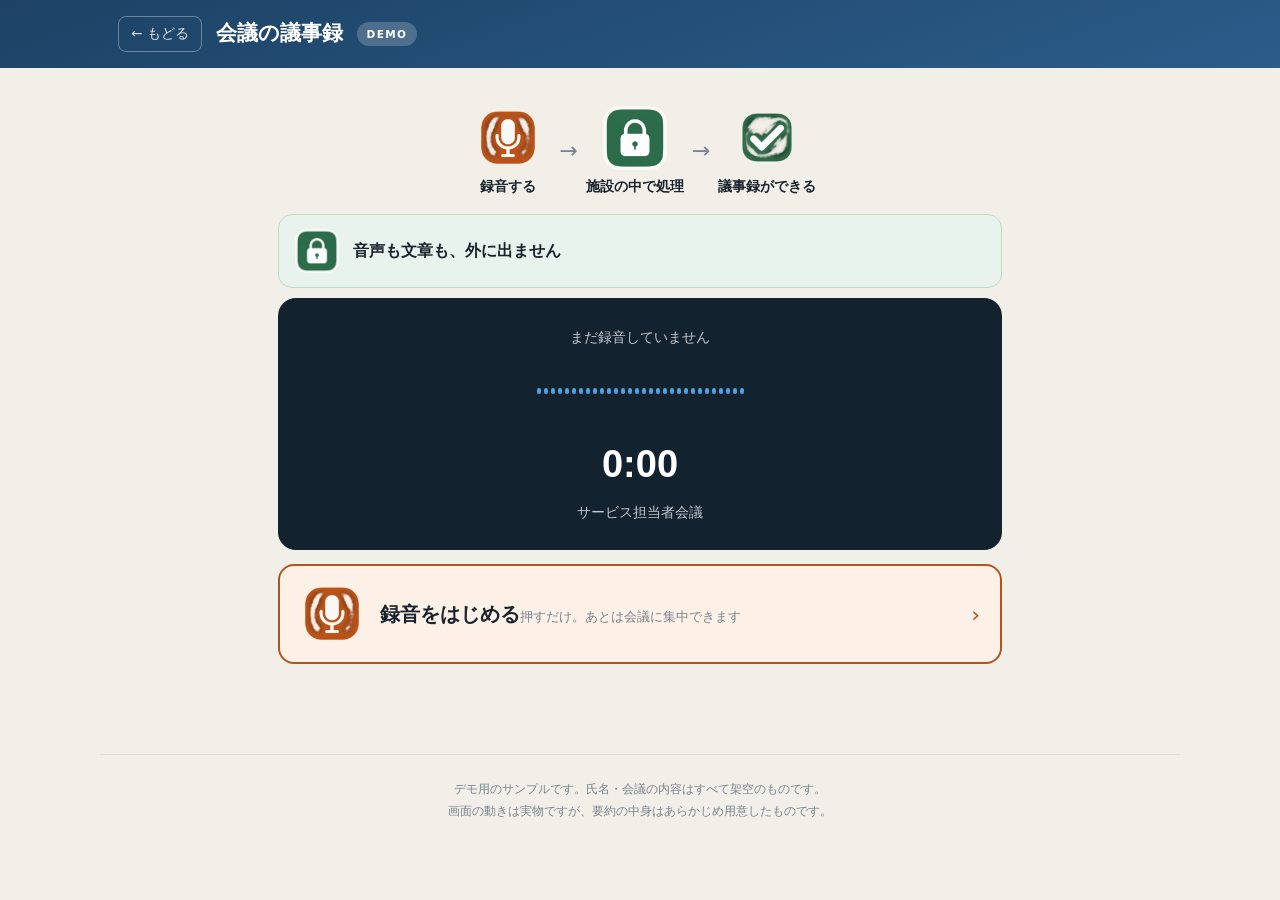
<file: demo/gijiroku/index.html>
<!DOCTYPE html>
<html lang="ja">
<head>
<meta charset="UTF-8">
<meta name="viewport" content="width=device-width,initial-scale=1">
<meta name="robots" content="noindex,nofollow">
<link rel="icon" href="data:image/svg+xml,<svg xmlns='http://www.w3.org/2000/svg' viewBox='0 0 100 100'><text y='.9em' font-size='90'>🏥</text></svg>">
<title>会議の議事録｜デモ</title>
<link rel="stylesheet" href="../assets/demo.css?v=2">
<style>
.rec{background:#12222f;border-radius:18px;padding:26px 22px;text-align:center;color:#fff}
.wave{display:flex;align-items:center;justify-content:center;gap:3px;height:52px;margin:14px 0}
.wave i{width:4px;background:#4da3e0;border-radius:2px;height:6px;transition:height .12s}
.rec .t{font-size:38px;font-weight:800;font-variant-numeric:tabular-nums;
  font-family:"Helvetica Neue",Arial,sans-serif}
.rec .st{font-size:14px;opacity:.75;margin-top:2px}
.dot{display:inline-block;width:10px;height:10px;border-radius:50%;background:#e0503f;margin-right:7px;vertical-align:1px}
.item2{display:flex;gap:13px;align-items:flex-start;background:#fff;border:1px solid var(--line);
  border-radius:13px;padding:14px 16px;margin-bottom:9px}
.item2 .n{width:27px;height:27px;border-radius:50%;background:var(--gd);color:#fff;font-size:14px;
  font-weight:800;display:grid;place-items:center;flex:none;margin-top:1px}
.item2 .tx{flex:1;font-size:16px;line-height:1.65;font-weight:700}
.item2 .tx small{display:block;font-size:13px;color:var(--mute);font-weight:600;margin-top:2px}
.item2.todo .n{background:var(--ac)}
.item2 .due{background:var(--wns);color:#8a3f16;font-size:13px;font-weight:800;padding:4px 11px;
  border-radius:99px;white-space:nowrap;flex:none;margin-top:2px}
</style>
</head>
<body>

<header class="appbar">
  <div class="in">
    <a class="back" href="../">← もどる</a>
    <h1>会議の議事録</h1>
    <span class="tagdemo">DEMO</span>
  </div>
</header>

<div class="wrap narrow">

  <div class="flow">
    <div class="st"><img class="ic lg" src="../assets/icon/mic.png" alt=""><span class="t">録音する</span></div>
    <span class="ar">→</span>
    <div class="st"><img class="ic lg" src="../assets/icon/lock.png" alt=""><span class="t">施設の中で処理</span></div>
    <span class="ar">→</span>
    <div class="st"><img class="ic lg" src="../assets/icon/check.png" alt=""><span class="t">議事録ができる</span></div>
  </div>

  <div class="irow gd">
    <img class="ic" src="../assets/icon/lock.png" alt="">
    <span class="t">音声も文章も、<b>外に出ません</b></span>
  </div>

  <div class="rec">
    <div><span class="dot hide" id="dot"></span><span id="mode" style="font-size:14px;opacity:.75">まだ録音していません</span></div>
    <div class="wave" id="wave"></div>
    <div class="t" id="timer">0:00</div>
    <div class="st" id="rst">サービス担当者会議</div>
  </div>

  <button class="act go" id="start" style="margin-top:14px">
    <img class="ic lg" src="../assets/icon/mic.png" alt="">
    <span><span class="t">録音をはじめる</span><span class="s">押すだけ。あとは会議に集中できます</span></span>
    <span class="arw">›</span>
  </button>

  <button class="act hide" id="stop" style="margin-top:10px">
    <img class="ic lg" src="../assets/icon/check.png" alt="">
    <span><span class="t">会議がおわった</span><span class="s">ここを押すと議事録ができます</span></span>
    <span class="arw">›</span>
  </button>

  <p class="fine" id="status" style="text-align:center"></p>

  <!-- 結果 -->
  <div id="out" class="hide">

    <div class="big fu">
      <img class="ic lg" src="../assets/icon/check.png" alt="">
      <span><span class="n">議事録ができました</span><span class="l">これまで1時間かかっていた作業です</span></span>
    </div>

    <div class="panel fu">
      <h2><img class="ic sm" src="../assets/icon/paper.png" alt="">話し合われたこと</h2>
      <div class="pad">
        <p style="margin:0;font-size:16px;line-height:1.9">
        朝食後の<b>むせ込みが今月3回</b>ありました。とろみは続けて、<b>嚥下の評価を主治医に依頼</b>します。<br>
        歩行の<b>ふらつきが2回</b>あったため、<b>手すりを1本追加</b>します。<br>
        ご長男から面会を増やしたいとの希望があり、<b>土曜の枠を確保</b>します。</p>
      </div>
    </div>

    <div class="panel fu">
      <h2><img class="ic sm" src="../assets/icon/check.png" alt="">決まったこと</h2>
      <div class="pad">
        <div class="item2"><span class="n">1</span><span class="tx">とろみを続ける<small>やめる判断は評価の結果を待つ</small></span></div>
        <div class="item2"><span class="n">2</span><span class="tx">嚥下の評価を主治医へ依頼<small>次回の往診時</small></span></div>
        <div class="item2"><span class="n">3</span><span class="tx">居室に手すりを1本追加<small>ベッドからトイレまで</small></span></div>
        <div class="item2" style="margin-bottom:0"><span class="n">4</span><span class="tx">土曜の面会枠を確保<small>ご家族専用に</small></span></div>
      </div>
    </div>

    <div class="panel fu">
      <h2><img class="ic sm" src="../assets/icon/clock.png" alt="">だれが・いつまでに</h2>
      <div class="pad">
        <div class="item2 todo"><span class="n">高</span><span class="tx">主治医へ嚥下の評価を依頼</span><span class="due">8/28</span></div>
        <div class="item2 todo"><span class="n">佐</span><span class="tx">手すりの見積もりを依頼</span><span class="due">8/25</span></div>
        <div class="item2 todo"><span class="n">井</span><span class="tx">立位バランス訓練を追加</span><span class="due">8/26</span></div>
        <div class="item2 todo" style="margin-bottom:0"><span class="n">中</span><span class="tx">ケアプランを直してご家族へ</span><span class="due">9/1</span></div>
        <div class="irow wn" style="margin:14px 0 0">
          <img class="ic" src="../assets/icon/check.png" alt="">
          <span class="t">担当者へ<b>自動でお知らせ</b>できます</span>
        </div>
      </div>
    </div>

    <button class="act" onclick="window.print()">
      <img class="ic lg" src="../assets/icon/print.png" alt="">
      <span><span class="t">印刷する</span><span class="s">PDFでの保存もできます</span></span>
      <span class="arw">›</span>
    </button>
    <button class="act" id="reset" style="margin-top:10px">
      <img class="ic lg" src="../assets/icon/mic.png" alt="">
      <span><span class="t">もう一度ためす</span></span>
      <span class="arw">›</span>
    </button>
  </div>
</div>

<footer class="demo">
  デモ用のサンプルです。氏名・会議の内容はすべて架空のものです。<br>
  画面の動きは実物ですが、要約の中身はあらかじめ用意したものです。
</footer>

<script>
const el = id => document.getElementById(id);
const wave = el('wave');
for (let i=0;i<30;i++) wave.appendChild(document.createElement('i'));
const bars = [...wave.children];
let timer=null, anim=null, sec=0;
const fmt = s => Math.floor(s/60) + ':' + String(s%60).padStart(2,'0');

el('start').onclick = () => {
  el('start').classList.add('hide');
  el('stop').classList.remove('hide');
  el('dot').classList.remove('hide'); el('dot').classList.add('pulse');
  el('mode').textContent = '録音しています';
  sec = 0; el('timer').textContent = '0:00';
  timer = setInterval(()=>{ sec++; el('timer').textContent = fmt(sec); }, 1000);
  anim = setInterval(()=>{ bars.forEach(b => b.style.height = (5 + Math.floor(Math.random()*42)) + 'px'); }, 110);
};

el('stop').onclick = () => {
  clearInterval(timer); clearInterval(anim);
  bars.forEach(b => b.style.height = '6px');
  el('stop').classList.add('hide');
  el('dot').classList.add('hide'); el('dot').classList.remove('pulse');
  el('mode').textContent = 'まとめています';
  el('rst').textContent = '施設の中だけで処理しています';
  el('status').innerHTML = '<span class="spin"></span> まとめ中…';
  setTimeout(()=>{
    el('mode').textContent = 'できました';
    el('rst').innerHTML = '<span style="color:#8de055;font-weight:700">✓ 議事録ができました</span>';
    el('status').textContent = '';
    el('out').classList.remove('hide');
    el('out').scrollIntoView({behavior:'smooth', block:'start'});
  }, 2600);
};

el('reset').onclick = () => {
  el('out').classList.add('hide');
  el('start').classList.remove('hide');
  el('mode').textContent='まだ録音していません';
  el('timer').textContent='0:00';
  el('rst').textContent='サービス担当者会議';
  window.scrollTo({top:0,behavior:'smooth'});
};
</script>
</body>
</html>
</file>
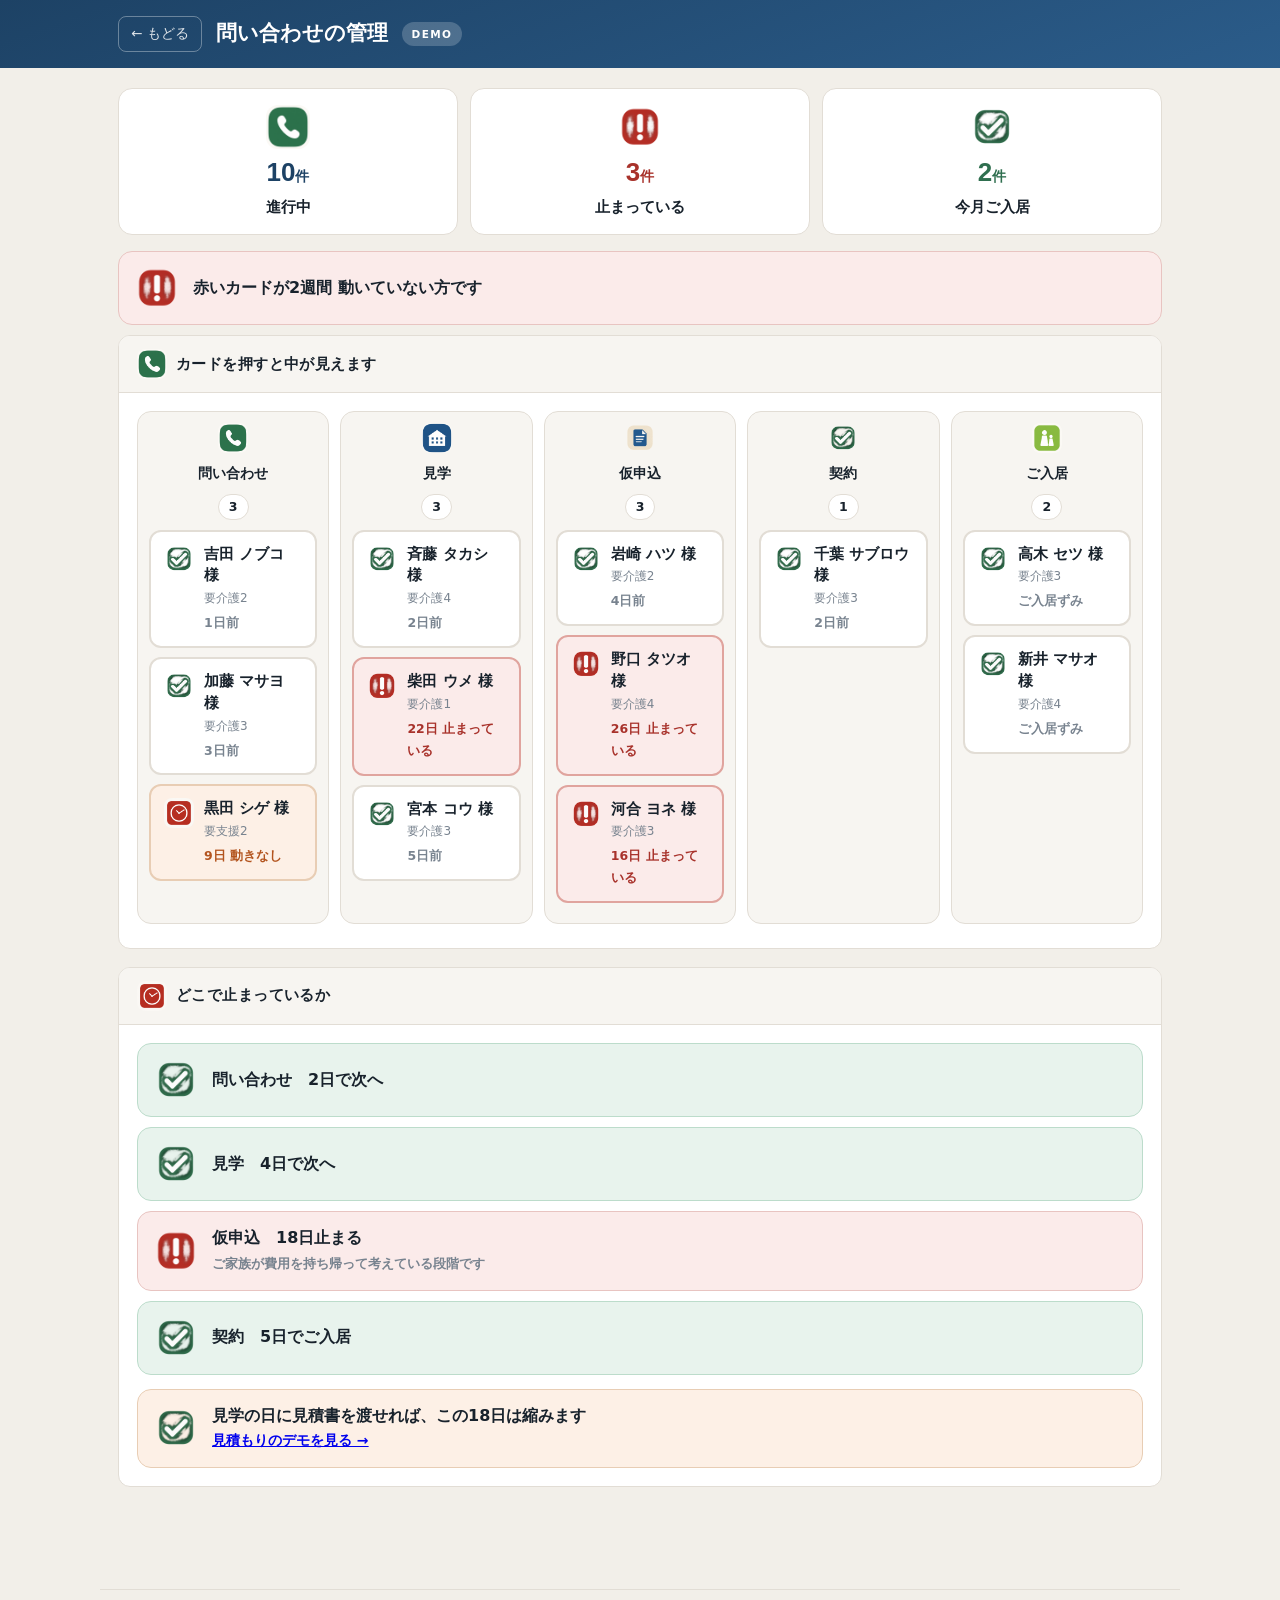
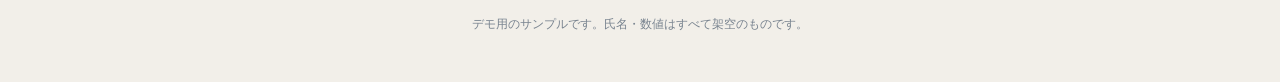
<file: demo/kanri/index.html>
<!DOCTYPE html>
<html lang="ja">
<head>
<meta charset="UTF-8">
<meta name="viewport" content="width=device-width,initial-scale=1">
<meta name="robots" content="noindex,nofollow">
<link rel="icon" href="data:image/svg+xml,<svg xmlns='http://www.w3.org/2000/svg' viewBox='0 0 100 100'><text y='.9em' font-size='90'>🏥</text></svg>">
<title>問い合わせの管理｜デモ</title>
<link rel="stylesheet" href="../assets/demo.css?v=2">
<style>
.board{display:grid;grid-template-columns:repeat(5,minmax(170px,1fr));gap:11px;min-width:900px}
.boardwrap{overflow-x:auto;-webkit-overflow-scrolling:touch;padding-bottom:6px}
.col{background:var(--head);border:1px solid var(--line);border-radius:14px;padding:11px;min-height:260px}
.col h3{margin:0 0 10px;font-size:14px;font-weight:800;display:flex;align-items:center;gap:8px;
  justify-content:center;flex-direction:column;text-align:center}
.col h3 .c{background:#fff;border:1px solid var(--line);border-radius:99px;padding:1px 10px;font-size:12.5px}
.crd{background:#fff;border:2px solid var(--line);border-radius:12px;padding:12px 13px;margin-bottom:9px;
  cursor:pointer;transition:.13s;-webkit-tap-highlight-color:transparent;display:flex;gap:10px;align-items:flex-start}
.crd:hover{transform:translateY(-2px);border-color:var(--ac)}
.crd.old{border-color:#e0a49e;background:var(--dgs)}
.crd.warn{border-color:#e8cdb4;background:var(--wns)}
.crd .nm{font-weight:800;font-size:15px;line-height:1.45}
.crd .mt{font-size:12px;color:var(--mute);line-height:1.5;margin-top:2px}
.crd .ago{font-size:12.5px;font-weight:800;margin-top:5px;color:var(--mute)}
.crd.old .ago{color:var(--dg)} .crd.warn .ago{color:var(--wn)}
.dlg{position:fixed;inset:0;background:rgba(24,34,44,.55);display:grid;place-items:center;padding:18px;z-index:50}
.dlg .bx{background:#fff;border-radius:18px;max-width:480px;width:100%;max-height:86vh;overflow-y:auto}
.dlg .hd{padding:18px 22px;border-bottom:1px solid var(--line);display:flex;align-items:center;gap:12px}
.dlg .hd h3{margin:0;font-size:20px;font-weight:800;flex:1}
.dlg .hd button{border:none;background:var(--head);width:34px;height:34px;border-radius:10px;
  font-size:17px;cursor:pointer;color:var(--soft);flex:none}
.dlg .bd{padding:20px 22px 22px}
</style>
</head>
<body>

<header class="appbar">
  <div class="in">
    <a class="back" href="../">← もどる</a>
    <h1>問い合わせの管理</h1>
    <span class="tagdemo">DEMO</span>
  </div>
</header>

<div class="wrap">

  <div class="icards c3" style="margin-bottom:16px">
    <div class="icard"><img class="ic" src="../assets/icon/phone.png" alt=""><span class="v">10<small>件</small></span><span class="t">進行中</span></div>
    <div class="icard dg"><img class="ic" src="../assets/icon/alert.png" alt=""><span class="v">3<small>件</small></span><span class="t">止まっている</span></div>
    <div class="icard gd"><img class="ic" src="../assets/icon/check.png" alt=""><span class="v">2<small>件</small></span><span class="t">今月ご入居</span></div>
  </div>

  <div class="irow dg">
    <img class="ic" src="../assets/icon/alert.png" alt="">
    <span class="t">赤いカードが<b>2週間 動いていない方</b>です</span>
  </div>

  <div class="panel">
    <h2><img class="ic sm" src="../assets/icon/phone.png" alt="">カードを押すと中が見えます</h2>
    <div class="pad">
      <div class="boardwrap"><div class="board" id="board"></div></div>
    </div>
  </div>

  <div class="panel">
    <h2><img class="ic sm" src="../assets/icon/clock.png" alt="">どこで止まっているか</h2>
    <div class="pad">
      <div class="irow gd"><img class="ic" src="../assets/icon/check.png" alt=""><span class="t">問い合わせ　<b>2日</b>で次へ</span></div>
      <div class="irow gd"><img class="ic" src="../assets/icon/check.png" alt=""><span class="t">見学　<b>4日</b>で次へ</span></div>
      <div class="irow dg"><img class="ic" src="../assets/icon/alert.png" alt=""><span class="t">仮申込　<b>18日</b>止まる<br><small style="color:var(--mute);font-weight:600">ご家族が費用を持ち帰って考えている段階です</small></span></div>
      <div class="irow gd" style="margin-bottom:0"><img class="ic" src="../assets/icon/check.png" alt=""><span class="t">契約　<b>5日</b>でご入居</span></div>
      <div class="irow wn" style="margin-top:14px;margin-bottom:0">
        <img class="ic" src="../assets/icon/check.png" alt="">
        <span class="t">見学の日に見積書を渡せれば、<b>この18日は縮みます</b><br>
        <a href="../mitsumori/" style="font-size:14px">見積もりのデモを見る →</a></span>
      </div>
    </div>
  </div>

</div>

<div class="dlg hide" id="dlg">
  <div class="bx">
    <div class="hd"><img class="ic" id="dic" src="../assets/icon/phone.png" alt=""><h3 id="dnm"></h3>
      <button onclick="document.getElementById('dlg').classList.add('hide')">✕</button></div>
    <div class="bd" id="dbd"></div>
  </div>
</div>

<footer class="demo">
  デモ用のサンプルです。氏名・数値はすべて架空のものです。
</footer>

<script>
const STAGES = [
  {k:'問い合わせ', ic:'phone'}, {k:'見学', ic:'building'}, {k:'仮申込', ic:'paper'},
  {k:'契約', ic:'check'}, {k:'ご入居', ic:'family'}
];
const CARDS = [
  {s:0,n:'吉田 ノブコ 様',c:'要介護2',d:1,log:['8/20　ホームページから問い合わせ','8/20　電話。見学は8/24に決定']},
  {s:0,n:'加藤 マサヨ 様',c:'要介護3',d:3,log:['8/18　病院から紹介','8/18　退院は9月上旬の予定']},
  {s:0,n:'黒田 シゲ 様',c:'要支援2',d:9,log:['8/12　チラシを見て電話。費用だけ伝えた','その後、連絡していない']},
  {s:1,n:'斉藤 タカシ 様',c:'要介護4',d:2,log:['8/15　ケアマネから紹介','8/19　ご家族と見学','8/19　見積書をお渡しした']},
  {s:1,n:'柴田 ウメ 様',c:'要介護1',d:22,log:['7/26　問い合わせ','7/30　ご家族2名で見学。反応は良かった','その後、連絡が途切れている']},
  {s:1,n:'宮本 コウ 様',c:'要介護3',d:5,log:['8/09　クリニックから紹介','8/16　見学。他とも比べている']},
  {s:2,n:'岩崎 ハツ 様',c:'要介護2',d:4,log:['8/01　病院から紹介','8/06　見学','8/17　仮申込。書類を準備中']},
  {s:2,n:'野口 タツオ 様',c:'要介護4',d:26,log:['7/20　見学','7/26　仮申込。費用を持ち帰って検討','1か月 動きなし']},
  {s:2,n:'河合 ヨネ 様',c:'要介護3',d:16,log:['8/03　見学','8/05　仮申込','ご家族で意見が分かれている様子']},
  {s:3,n:'千葉 サブロウ 様',c:'要介護3',d:2,log:['8/12　仮申込','8/19　契約。ご入居は8/28']},
  {s:4,n:'高木 セツ 様',c:'要介護3',d:0,log:['8/05　契約','8/12　ご入居（107号室）']},
  {s:4,n:'新井 マサオ 様',c:'要介護4',d:0,log:['8/01　契約','8/08　ご入居（204号室）']}
];
const el = id => document.getElementById(id);
const cls = d => d>=14 ? 'old' : (d>=7 ? 'warn' : '');
const agoTx = d => d===0 ? 'ご入居ずみ' : (d>=14 ? d+'日 止まっている' : (d>=7 ? d+'日 動きなし' : d+'日前'));
const icOf = d => d>=14 ? 'alert' : (d>=7 ? 'clock' : 'check');

el('board').innerHTML = STAGES.map((st,i)=>{
  const list = CARDS.filter(c=>c.s===i);
  return `<div class="col"><h3><img class="ic sm" src="../assets/icon/${st.ic}.png" alt="">${st.k}<span class="c">${list.length}</span></h3>
    ${list.map(c=>`<div class="crd ${cls(c.d)}" data-n="${c.n}">
      <img class="ic sm" src="../assets/icon/${icOf(c.d)}.png" alt="">
      <div style="flex:1;min-width:0"><div class="nm">${c.n}</div><div class="mt">${c.c}</div>
      <div class="ago">${agoTx(c.d)}</div></div></div>`).join('')}</div>`;
}).join('');

document.querySelectorAll('.crd').forEach(cd=>{
  cd.onclick = () => {
    const c = CARDS.find(x=>x.n===cd.dataset.n);
    el('dnm').textContent = c.n;
    el('dic').src = '../assets/icon/'+icOf(c.d)+'.png';
    const warn = c.d>=14
      ? `<div class="irow dg" style="margin-top:0"><img class="ic" src="../assets/icon/alert.png" alt="">
         <span class="t"><b>${c.d}日 止まっています</b><br>
         <small style="color:var(--mute);font-weight:600">今日 連絡すれば、まだ間に合います</small></span></div>`
      : (c.d>=7 ? `<div class="irow wn" style="margin-top:0"><img class="ic" src="../assets/icon/clock.png" alt="">
         <span class="t">${c.d}日 動きがありません</span></div>` : '');
    el('dbd').innerHTML = warn +
      `<div class="irow"><img class="ic" src="../assets/icon/family.png" alt=""><span class="t">${c.c}</span></div>
       <div class="irow"><img class="ic" src="../assets/icon/${STAGES[c.s].ic}.png" alt=""><span class="t">いまは「${STAGES[c.s].k}」</span></div>
       <h4 style="margin:18px 0 10px;font-size:15px">これまでのやりとり</h4>
       ${c.log.map(l=>`<div class="irow" style="padding:11px 14px"><img class="ic sm" src="../assets/icon/check.png" alt="">
         <span class="t" style="font-size:14.5px;font-weight:600">${l}</span></div>`).join('')}
       <button class="act" style="margin-top:16px" onclick="alert('デモのため、実際には発信しません。')">
         <img class="ic lg" src="../assets/icon/phone.png" alt="">
         <span><span class="t">電話する</span></span><span class="arw">›</span></button>`;
    el('dlg').classList.remove('hide');
  };
});
el('dlg').onclick = e => { if(e.target.id==='dlg') el('dlg').classList.add('hide'); };
</script>
</body>
</html>
</file>
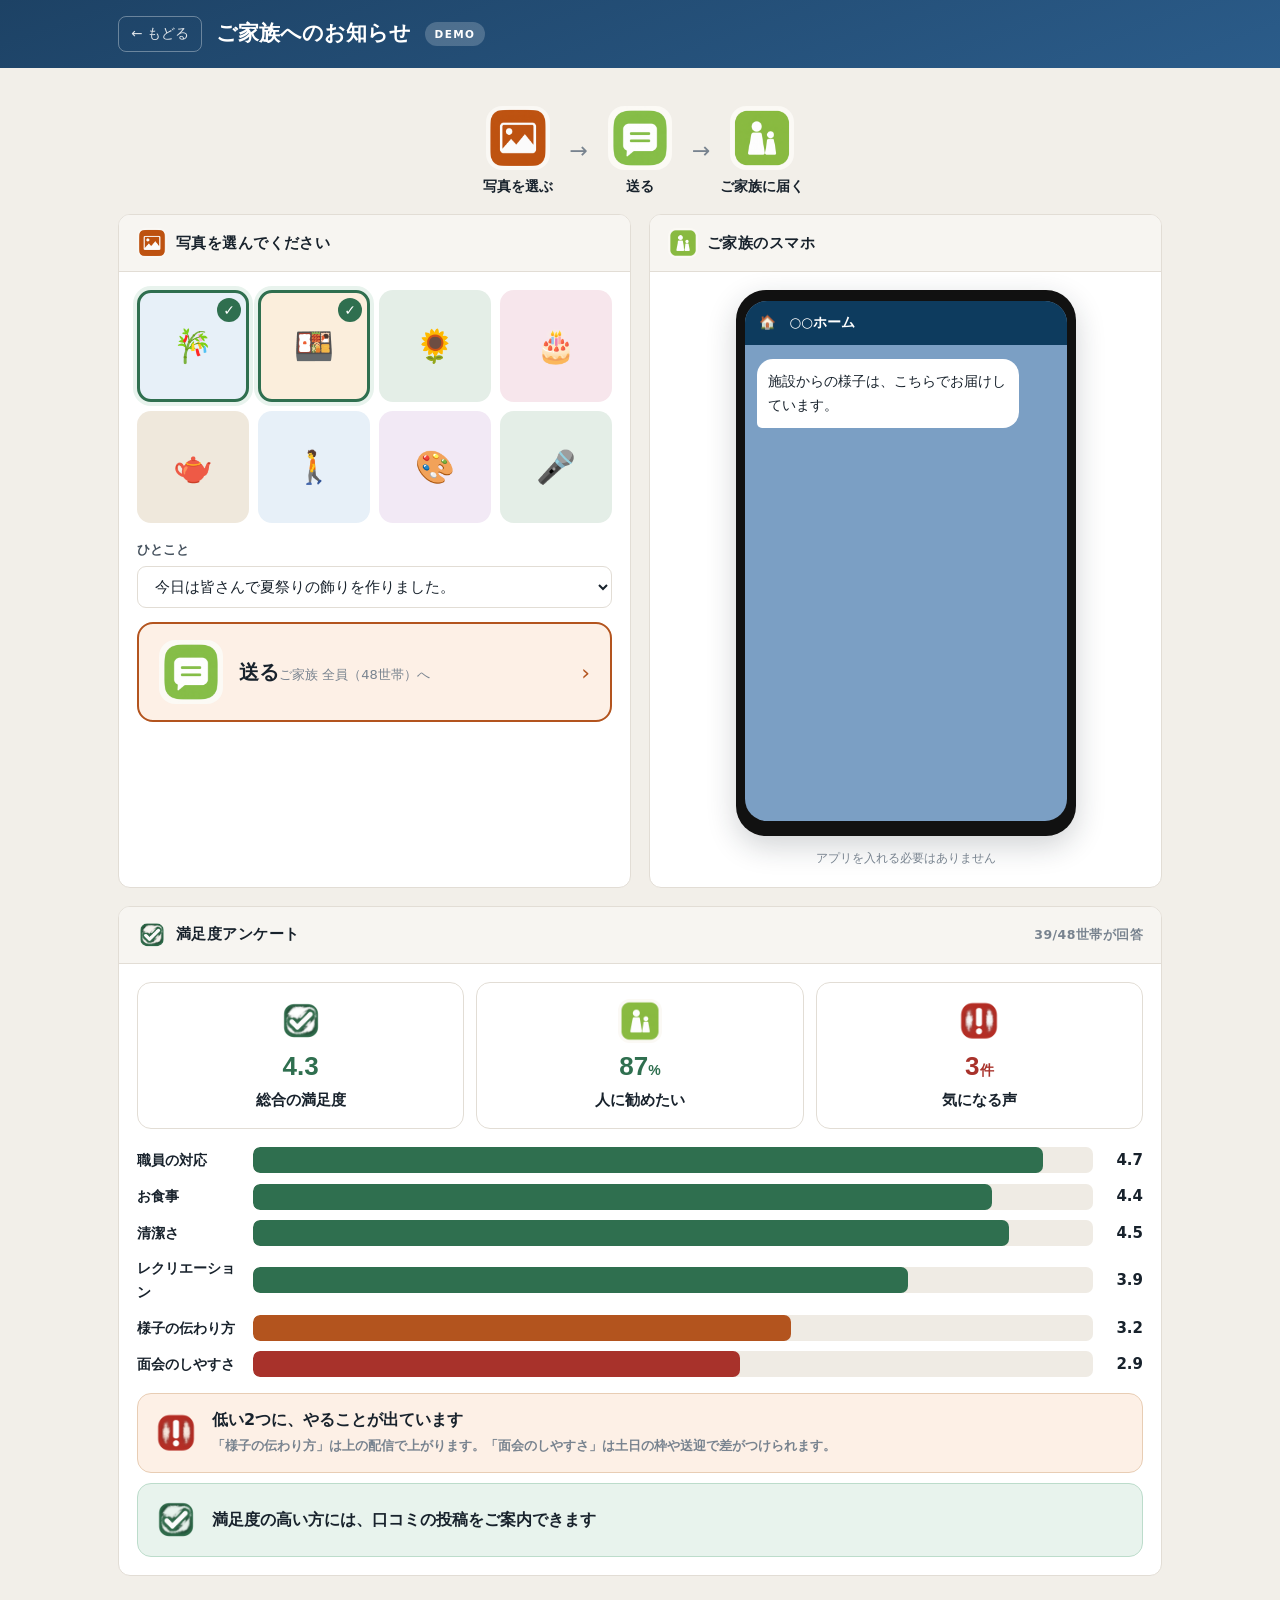
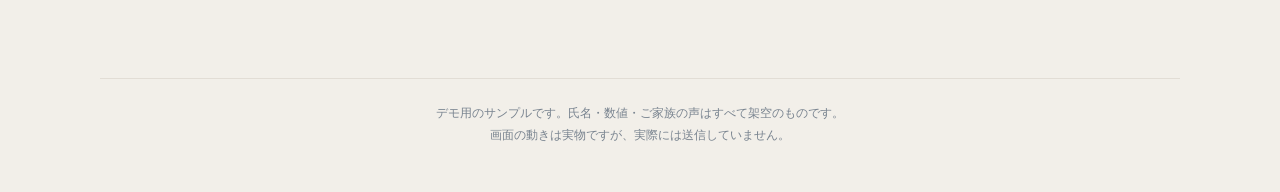
<file: demo/kazoku/index.html>
<!DOCTYPE html>
<html lang="ja">
<head>
<meta charset="UTF-8">
<meta name="viewport" content="width=device-width,initial-scale=1">
<meta name="robots" content="noindex,nofollow">
<link rel="icon" href="data:image/svg+xml,<svg xmlns='http://www.w3.org/2000/svg' viewBox='0 0 100 100'><text y='.9em' font-size='90'>🏥</text></svg>">
<title>ご家族へのお知らせ｜デモ</title>
<link rel="stylesheet" href="../assets/demo.css?v=2">
<style>
.pics{display:grid;grid-template-columns:repeat(4,1fr);gap:9px}
.pic{aspect-ratio:1;border-radius:14px;cursor:pointer;border:3px solid transparent;position:relative;
  display:grid;place-items:center;font-size:32px;transition:.13s;-webkit-tap-highlight-color:transparent}
.pic:hover{transform:translateY(-3px)}
.pic.on{border-color:var(--gd);box-shadow:0 0 0 4px var(--gds)}
.pic .ck{position:absolute;top:5px;right:5px;width:24px;height:24px;border-radius:50%;background:var(--gd);
  color:#fff;font-size:14px;display:grid;place-items:center;opacity:0;transition:.13s;font-weight:800}
.pic.on .ck{opacity:1}
.lmsg{background:#fff;border-radius:16px;border-bottom-left-radius:5px;padding:11px;max-width:88%;
  align-self:flex-start;font-size:14px;line-height:1.7}
.lmsg .ph{display:grid;grid-template-columns:1fr 1fr;gap:5px;margin-bottom:8px}
.lmsg .ph div{aspect-ratio:1;border-radius:9px;display:grid;place-items:center;font-size:26px}
.lmsg .ph div:only-child{grid-column:1/-1;aspect-ratio:16/10}
.brow{display:flex;align-items:center;gap:12px;margin-bottom:10px}
.brow .nm{width:104px;font-size:14px;font-weight:700;flex:none}
.brow .tr{flex:1;height:26px;background:var(--line2);border-radius:7px;overflow:hidden}
.brow .tr i{display:block;height:100%;border-radius:7px;background:var(--gd)}
.brow .pc{width:38px;text-align:right;font-weight:800;font-size:15px;flex:none}
.brow.w .tr i{background:var(--wn)} .brow.d .tr i{background:var(--dg)}
</style>
</head>
<body>

<header class="appbar">
  <div class="in">
    <a class="back" href="../">← もどる</a>
    <h1>ご家族へのお知らせ</h1>
    <span class="tagdemo">DEMO</span>
  </div>
</header>

<div class="wrap">

  <div class="flow">
    <div class="st"><img class="ic lg" src="../assets/icon/photo.png" alt=""><span class="t">写真を選ぶ</span></div>
    <span class="ar">→</span>
    <div class="st"><img class="ic lg" src="../assets/icon/chat.png" alt=""><span class="t">送る</span></div>
    <span class="ar">→</span>
    <div class="st"><img class="ic lg" src="../assets/icon/family.png" alt=""><span class="t">ご家族に届く</span></div>
  </div>

  <div class="cols c2">

    <div class="panel">
      <h2><img class="ic sm" src="../assets/icon/photo.png" alt="">写真を選んでください</h2>
      <div class="pad">
        <div class="pics" id="pics"></div>
        <div class="fg" style="margin-top:16px">
          <label class="fl">ひとこと</label>
          <select id="tmpl" style="font-size:15px">
            <option>今日は皆さんで夏祭りの飾りを作りました。</option>
            <option>お天気がよく、中庭でお茶をしました。</option>
            <option>今月のお誕生日会をひらきました。</option>
            <option>リハビリの様子です。少しずつ歩けています。</option>
          </select>
        </div>
        <button class="act go" id="send">
          <img class="ic lg" src="../assets/icon/chat.png" alt="">
          <span><span class="t">送る</span><span class="s">ご家族 全員（48世帯）へ</span></span>
          <span class="arw">›</span>
        </button>
        <p class="fine" id="smsg" style="text-align:center"></p>
      </div>
    </div>

    <div class="panel">
      <h2><img class="ic sm" src="../assets/icon/family.png" alt="">ご家族のスマホ</h2>
      <div class="pad">
        <div class="phone">
          <div class="scr">
            <div class="bar">🏠　○○ホーム</div>
            <div class="body" id="lbody">
              <div class="lmsg">施設からの様子は、こちらでお届けしています。</div>
            </div>
          </div>
        </div>
        <p class="fine" style="text-align:center;margin-top:12px">アプリを入れる必要はありません</p>
      </div>
    </div>

  </div>

  <div class="panel">
    <h2><img class="ic sm" src="../assets/icon/check.png" alt="">満足度アンケート<span class="r">39/48世帯が回答</span></h2>
    <div class="pad">
      <div class="icards c3" style="margin-bottom:18px">
        <div class="icard gd"><img class="ic" src="../assets/icon/check.png" alt=""><span class="v">4.3</span><span class="t">総合の満足度</span></div>
        <div class="icard gd"><img class="ic" src="../assets/icon/family.png" alt=""><span class="v">87<small>%</small></span><span class="t">人に勧めたい</span></div>
        <div class="icard dg"><img class="ic" src="../assets/icon/alert.png" alt=""><span class="v">3<small>件</small></span><span class="t">気になる声</span></div>
      </div>

      <div class="brow"><span class="nm">職員の対応</span><div class="tr"><i style="width:94%"></i></div><span class="pc">4.7</span></div>
      <div class="brow"><span class="nm">お食事</span><div class="tr"><i style="width:88%"></i></div><span class="pc">4.4</span></div>
      <div class="brow"><span class="nm">清潔さ</span><div class="tr"><i style="width:90%"></i></div><span class="pc">4.5</span></div>
      <div class="brow"><span class="nm">レクリエーション</span><div class="tr"><i style="width:78%"></i></div><span class="pc">3.9</span></div>
      <div class="brow w"><span class="nm">様子の伝わり方</span><div class="tr"><i style="width:64%"></i></div><span class="pc">3.2</span></div>
      <div class="brow d"><span class="nm">面会のしやすさ</span><div class="tr"><i style="width:58%"></i></div><span class="pc">2.9</span></div>

      <div class="irow wn" style="margin-top:16px">
        <img class="ic" src="../assets/icon/alert.png" alt="">
        <span class="t">低い2つに、<b>やることが出ています</b><br>
        <small style="color:var(--mute);font-weight:600">「様子の伝わり方」は上の配信で上がります。「面会のしやすさ」は土日の枠や送迎で差がつけられます。</small></span>
      </div>
      <div class="irow gd" style="margin-bottom:0">
        <img class="ic" src="../assets/icon/check.png" alt="">
        <span class="t">満足度の高い方には、<b>口コミの投稿をご案内</b>できます</span>
      </div>
    </div>
  </div>

</div>

<footer class="demo">
  デモ用のサンプルです。氏名・数値・ご家族の声はすべて架空のものです。<br>
  画面の動きは実物ですが、実際には送信していません。
</footer>

<script>
const PICS = [
  {e:'🎋',b:'#e7f0f8'},{e:'🍱',b:'#fbeedc'},{e:'🌻',b:'#e4eee7'},{e:'🎂',b:'#f7e6ec'},
  {e:'🫖',b:'#efe8dc'},{e:'🚶',b:'#e7f0f8'},{e:'🎨',b:'#f2e9f5'},{e:'🎤',b:'#e4eee7'}
];
const el = id => document.getElementById(id);
let sel = new Set([0,1]);
function draw(){
  el('pics').innerHTML = PICS.map((p,i)=>`
    <div class="pic ${sel.has(i)?'on':''}" data-i="${i}" style="background:${p.b}">
      ${p.e}<span class="ck">✓</span></div>`).join('');
  document.querySelectorAll('.pic').forEach(p=>p.onclick=()=>{
    const i = +p.dataset.i;
    sel.has(i) ? sel.delete(i) : sel.add(i);
    if (sel.size > 4) { sel.delete(i); alert('写真は4枚まで選べます。'); }
    draw();
  });
}
draw();
el('send').onclick = () => {
  if (!sel.size) { alert('写真を選んでください。'); return; }
  el('send').disabled = true;
  el('smsg').innerHTML = '<span class="spin"></span> 送っています…';
  setTimeout(()=>{
    const imgs = [...sel].map(i=>`<div style="background:${PICS[i].b}">${PICS[i].e}</div>`).join('');
    const d = document.createElement('div');
    d.className = 'lmsg fu';
    d.innerHTML = `<div class="ph">${imgs}</div>${el('tmpl').value}`;
    el('lbody').appendChild(d);
    el('lbody').scrollTop = el('lbody').scrollHeight;
    el('smsg').innerHTML = '<span style="color:var(--gd);font-weight:800">✓ 48世帯へ送りました</span>';
    el('send').disabled = false;
  }, 1100);
};
</script>
</body>
</html>
</file>
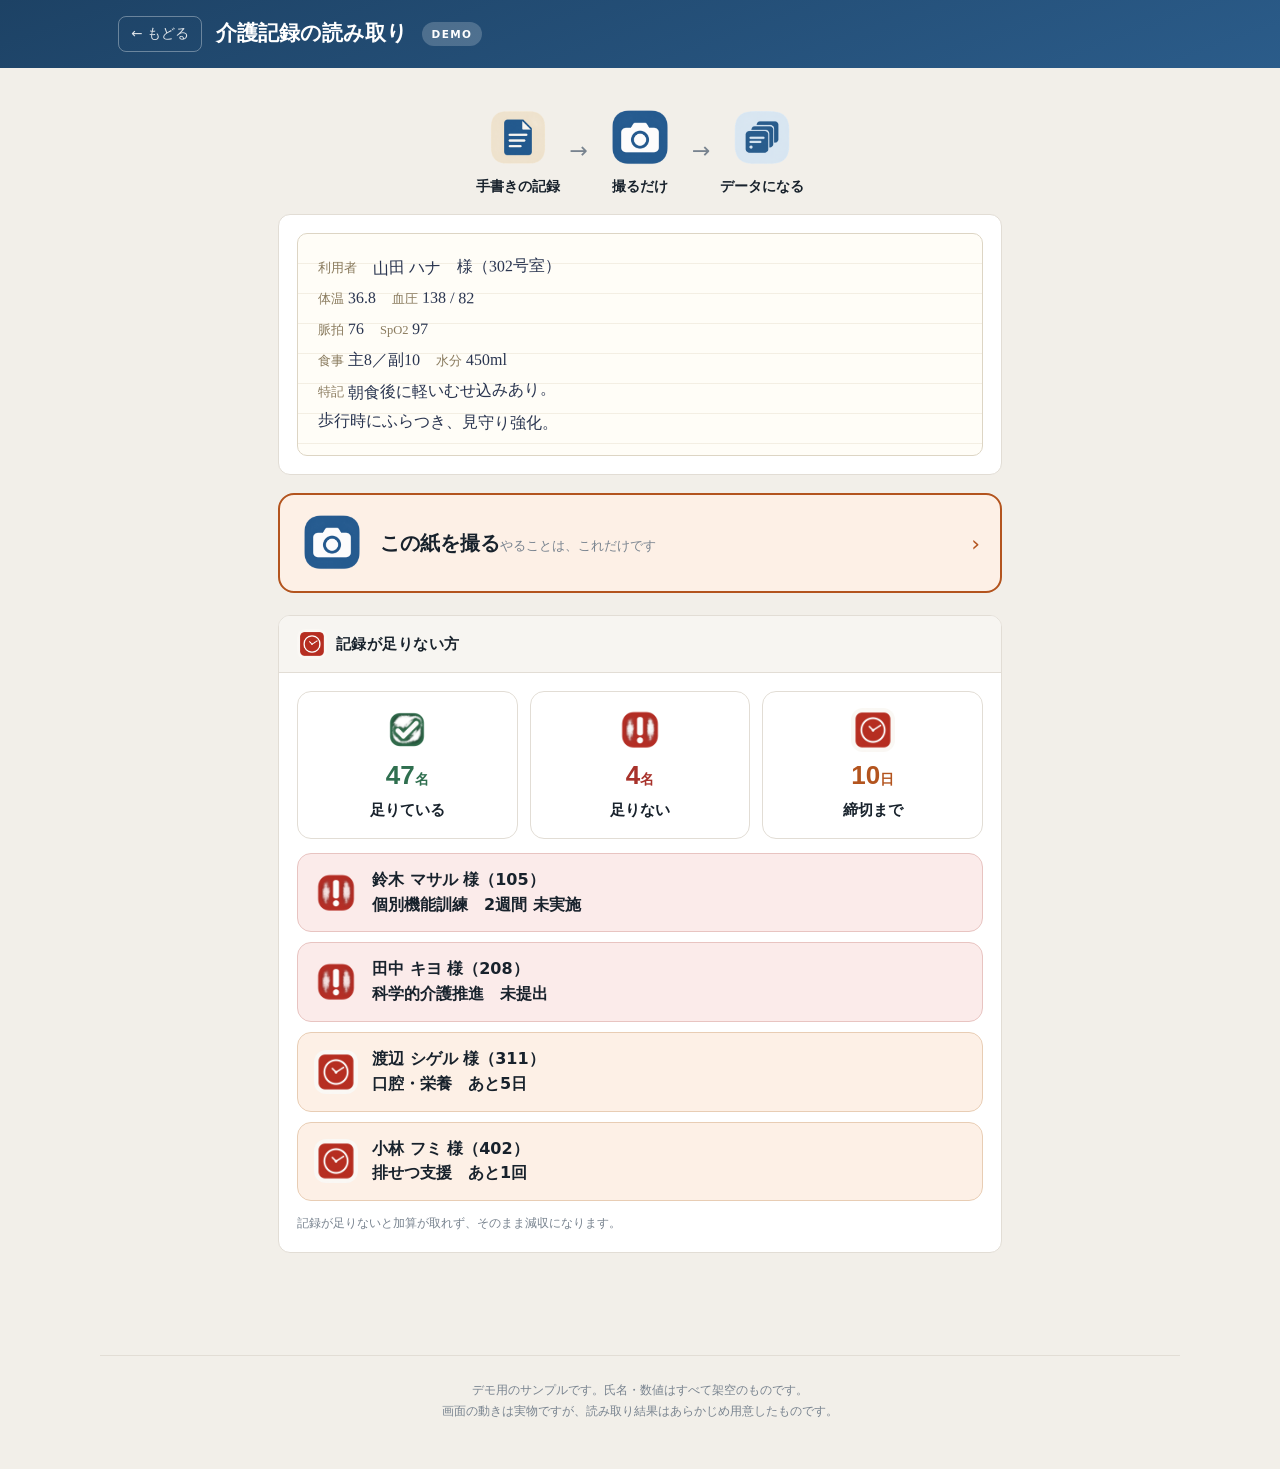
<file: demo/kiroku/index.html>
<!DOCTYPE html>
<html lang="ja">
<head>
<meta charset="UTF-8">
<meta name="viewport" content="width=device-width,initial-scale=1">
<meta name="robots" content="noindex,nofollow">
<link rel="icon" href="data:image/svg+xml,<svg xmlns='http://www.w3.org/2000/svg' viewBox='0 0 100 100'><text y='.9em' font-size='90'>🏥</text></svg>">
<title>介護記録の読み取り｜デモ</title>
<link rel="stylesheet" href="../assets/demo.css?v=2">
<style>
.paper{background:#fffdf7;border:1px solid #ddd5c4;border-radius:10px;padding:18px 20px;position:relative}
.paper::before{content:"";position:absolute;inset:0;background:
  repeating-linear-gradient(transparent,transparent 29px,#e8e0cf 29px,#e8e0cf 30px);
  opacity:.5;pointer-events:none;border-radius:10px}
.hw{font-family:"Klee One","Yu Mincho",serif;font-size:16px;line-height:30px;color:#2a3550;position:relative}
.hw .lb{color:#8a7b5e;font-size:12.5px}
.hw .sc{transform:rotate(-1.1deg);display:inline-block}
.hw .sc2{transform:rotate(.8deg);display:inline-block}
.scan{position:absolute;left:0;right:0;height:3px;background:linear-gradient(90deg,transparent,#4da3e0,transparent);
  box-shadow:0 0 14px 3px rgba(77,163,224,.55);top:0;border-radius:3px;z-index:3}
@keyframes scanmove{0%{top:2%}100%{top:97%}}
.scanning .scan{animation:scanmove 1.4s ease-in-out infinite alternate}
.vals{display:grid;grid-template-columns:1fr 1fr;gap:10px}
.val{background:#fff;border:1px solid var(--line);border-radius:12px;padding:13px 15px}
.val .k{font-size:12px;color:var(--mute);font-weight:700}
.val .v{font-size:24px;font-weight:800;line-height:1.2;font-variant-numeric:tabular-nums;margin-top:1px}
.val .v small{font-size:13px;font-weight:600;color:var(--mute);margin-left:2px}
.tags{display:flex;gap:8px;flex-wrap:wrap}
.tg{display:flex;align-items:center;gap:7px;background:#fff;border:2px solid var(--line);
  border-radius:99px;padding:6px 14px 6px 7px;font-size:14px;font-weight:800}
.tg.dg{border-color:#e8c4c1;background:var(--dgs);color:var(--dg)}
.tg.wn{border-color:#e8cdb4;background:var(--wns);color:#8a3f16}
</style>
</head>
<body>

<header class="appbar">
  <div class="in">
    <a class="back" href="../">← もどる</a>
    <h1>介護記録の読み取り</h1>
    <span class="tagdemo">DEMO</span>
  </div>
</header>

<div class="wrap narrow">

  <!-- 3ステップの流れ -->
  <div class="flow">
    <div class="st"><img class="ic lg" src="../assets/icon/paper.png" alt=""><span class="t">手書きの記録</span></div>
    <span class="ar">→</span>
    <div class="st"><img class="ic lg" src="../assets/icon/camera.png" alt=""><span class="t">撮るだけ</span></div>
    <span class="ar">→</span>
    <div class="st"><img class="ic lg" src="../assets/icon/data.png" alt=""><span class="t">データになる</span></div>
  </div>

  <div class="panel">
    <div class="pad">
      <div class="paper" id="paper">
        <div class="scan hide" id="scanline"></div>
        <div class="hw">
          <span class="lb">利用者</span>　<span class="sc">山田 ハナ　様（302号室）</span><br>
          <span class="lb">体温</span> <span class="sc">36.8</span>　<span class="lb">血圧</span> <span class="sc2">138 / 82</span><br>
          <span class="lb">脈拍</span> <span class="sc">76</span>　<span class="lb">SpO2</span> <span class="sc2">97</span><br>
          <span class="lb">食事</span> 主<span class="sc">8</span>／副<span class="sc2">10</span>　<span class="lb">水分</span> <span class="sc">450</span>ml<br>
          <span class="lb">特記</span> <span class="sc">朝食後に軽いむせ込みあり。</span><br>
          <span class="sc2">歩行時にふらつき、見守り強化。</span>
        </div>
      </div>
    </div>
  </div>

  <button class="act go" id="shot">
    <img class="ic lg" src="../assets/icon/camera.png" alt="">
    <span><span class="t">この紙を撮る</span><span class="s">やることは、これだけです</span></span>
    <span class="arw">›</span>
  </button>

  <p class="fine" id="status" style="text-align:center"></p>

  <!-- 結果 -->
  <div id="result" class="hide">
    <div class="big fu">
      <img class="ic lg" src="../assets/icon/check.png" alt="">
      <span><span class="n">1.8<small style="font-size:18px">秒</small></span><span class="l">入力おわり</span></span>
    </div>

    <div class="panel fu">
      <div class="pad">
        <div class="oneline">
          <img class="ic" src="../assets/icon/data.png" alt="">
          <span class="t">読み取った内容<small>山田ハナ様・302号室</small></span>
        </div>
        <div class="vals">
          <div class="val"><div class="k">体温</div><div class="v">36.8<small>℃</small></div></div>
          <div class="val"><div class="k">血圧</div><div class="v">138/82</div></div>
          <div class="val"><div class="k">脈拍</div><div class="v">76<small>回</small></div></div>
          <div class="val"><div class="k">SpO₂</div><div class="v">97<small>%</small></div></div>
          <div class="val"><div class="k">食事 主/副</div><div class="v">8/10</div></div>
          <div class="val"><div class="k">水分</div><div class="v">450<small>ml</small></div></div>
        </div>
      </div>
    </div>

    <div class="irow dg fu">
      <img class="ic" src="../assets/icon/alert.png" alt="">
      <span class="t">気になる言葉を自動で拾いました</span>
    </div>
    <div class="tags fu" style="margin-bottom:16px">
      <span class="tg dg"><img class="ic sm" src="../assets/icon/alert.png" alt="">誤嚥リスク</span>
      <span class="tg wn"><img class="ic sm" src="../assets/icon/alert.png" alt="">転倒リスク</span>
      <span class="tg"><img class="ic sm" src="../assets/icon/check.png" alt="">夜勤へ申し送り</span>
    </div>

    <button class="act" id="again">
      <img class="ic lg" src="../assets/icon/camera.png" alt="">
      <span><span class="t">もう一度ためす</span></span>
      <span class="arw">›</span>
    </button>
  </div>

  <!-- 加算アラート -->
  <div class="panel" style="margin-top:22px">
    <h2><img class="ic sm" src="../assets/icon/clock.png" alt="">記録が足りない方</h2>
    <div class="pad">
      <div class="icards c3" style="margin-bottom:14px">
        <div class="icard gd"><img class="ic" src="../assets/icon/check.png" alt=""><span class="v">47<small>名</small></span><span class="t">足りている</span></div>
        <div class="icard dg"><img class="ic" src="../assets/icon/alert.png" alt=""><span class="v">4<small>名</small></span><span class="t">足りない</span></div>
        <div class="icard wn"><img class="ic" src="../assets/icon/clock.png" alt=""><span class="v">10<small>日</small></span><span class="t">締切まで</span></div>
      </div>
      <div class="irow dg"><img class="ic" src="../assets/icon/alert.png" alt=""><span class="t"><b>鈴木 マサル 様</b>（105）<br>個別機能訓練　2週間 未実施</span></div>
      <div class="irow dg"><img class="ic" src="../assets/icon/alert.png" alt=""><span class="t"><b>田中 キヨ 様</b>（208）<br>科学的介護推進　未提出</span></div>
      <div class="irow wn"><img class="ic" src="../assets/icon/clock.png" alt=""><span class="t"><b>渡辺 シゲル 様</b>（311）<br>口腔・栄養　あと5日</span></div>
      <div class="irow wn" style="margin-bottom:0"><img class="ic" src="../assets/icon/clock.png" alt=""><span class="t"><b>小林 フミ 様</b>（402）<br>排せつ支援　あと1回</span></div>
      <p class="fine" style="margin-top:12px">記録が足りないと加算が取れず、そのまま減収になります。</p>
    </div>
  </div>

</div>

<footer class="demo">
  デモ用のサンプルです。氏名・数値はすべて架空のものです。<br>
  画面の動きは実物ですが、読み取り結果はあらかじめ用意したものです。
</footer>

<script>
const el = id => document.getElementById(id);
el('shot').addEventListener('click', () => {
  el('shot').disabled = true;
  el('paper').classList.add('scanning');
  el('scanline').classList.remove('hide');
  el('status').innerHTML = '<span class="spin"></span> 読み取り中…';
  setTimeout(() => {
    el('paper').classList.remove('scanning');
    el('scanline').classList.add('hide');
    el('status').textContent = '';
    el('result').classList.remove('hide');
    el('result').scrollIntoView({behavior:'smooth', block:'start'});
  }, 1900);
});
el('again').addEventListener('click', () => {
  el('shot').disabled = false;
  el('result').classList.add('hide');
  window.scrollTo({top:0, behavior:'smooth'});
});
</script>
</body>
</html>
</file>
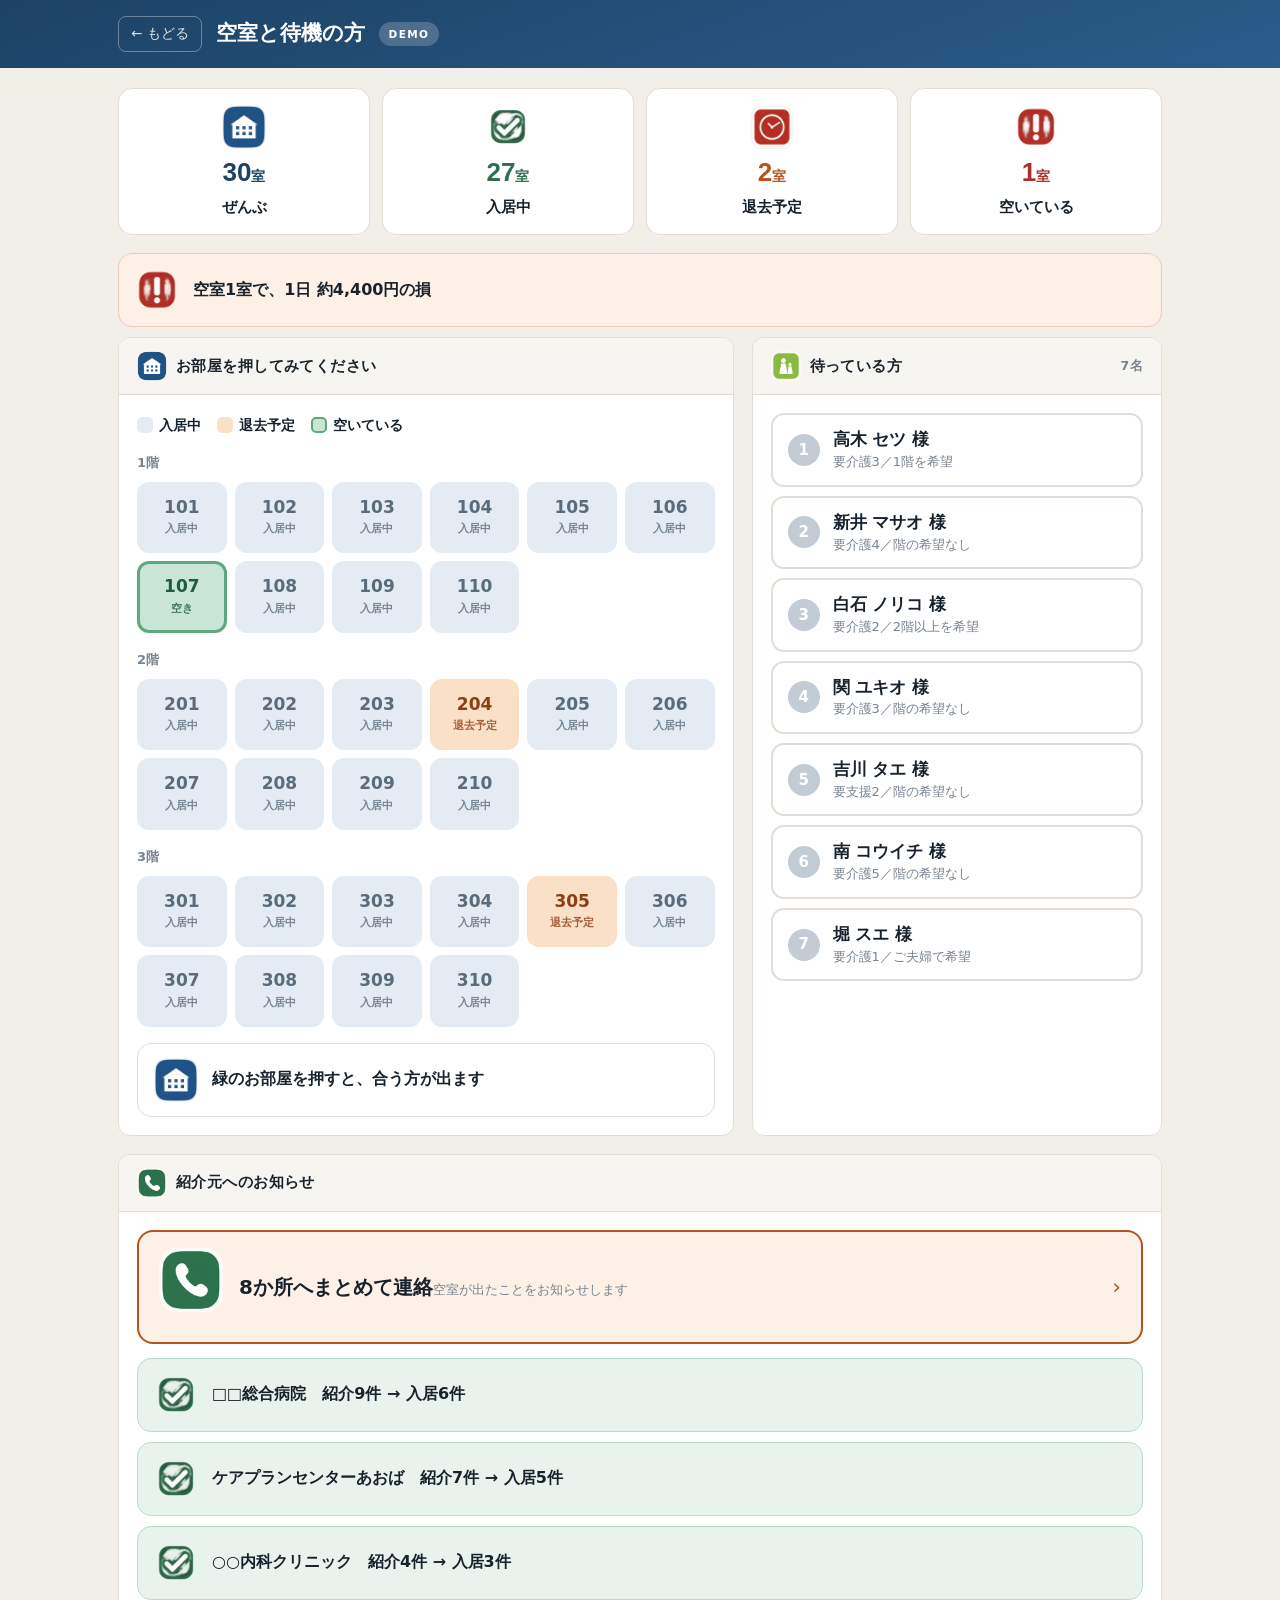
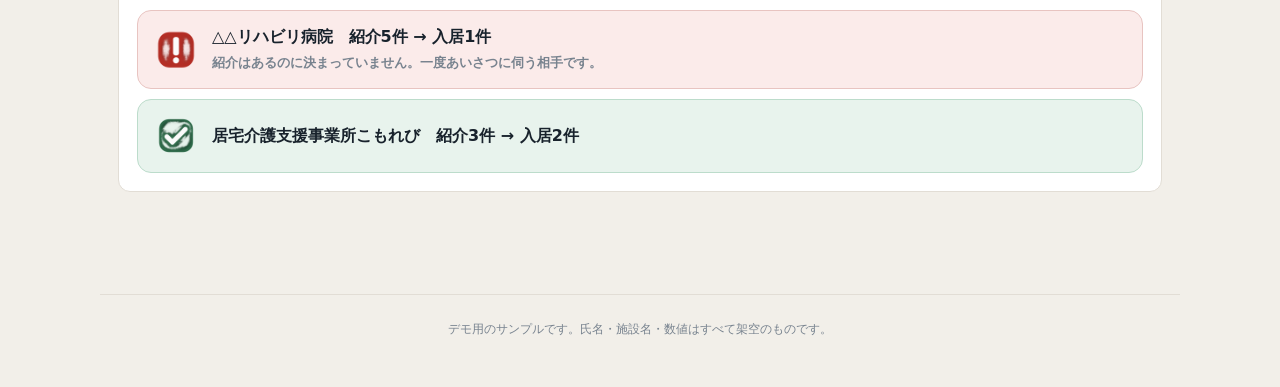
<file: demo/kuushitsu/index.html>
<!DOCTYPE html>
<html lang="ja">
<head>
<meta charset="UTF-8">
<meta name="viewport" content="width=device-width,initial-scale=1">
<meta name="robots" content="noindex,nofollow">
<link rel="icon" href="data:image/svg+xml,<svg xmlns='http://www.w3.org/2000/svg' viewBox='0 0 100 100'><text y='.9em' font-size='90'>🏥</text></svg>">
<title>空室と待機の方｜デモ</title>
<link rel="stylesheet" href="../assets/demo.css?v=2">
<style>
.floor{margin-bottom:16px}
.floor .fl{font-size:13px;font-weight:800;color:var(--mute);margin-bottom:7px}
.rooms{display:grid;grid-template-columns:repeat(auto-fill,minmax(76px,1fr));gap:8px}
.rm{border-radius:12px;padding:12px 6px;text-align:center;cursor:pointer;border:3px solid transparent;
  transition:.13s;-webkit-tap-highlight-color:transparent}
.rm .no{font-size:17px;font-weight:800;font-variant-numeric:tabular-nums;line-height:1.2}
.rm .st{font-size:11px;margin-top:2px;font-weight:700;opacity:.8}
.rm.in{background:#e4ebf2;color:#5a6b7a}
.rm.soon{background:#fbe0c8;color:#8a3f16}
.rm.free{background:#c9e6d5;color:#1f5c3f;border-color:#5da87c}
.rm:hover{transform:translateY(-3px);border-color:var(--ac)}
.rm.sel{border-color:var(--wn);box-shadow:0 0 0 4px var(--wns)}
.lg{display:flex;gap:16px;flex-wrap:wrap;font-size:14px;font-weight:700;margin-bottom:14px}
.lg i{width:16px;height:16px;border-radius:5px;display:inline-block;vertical-align:-3px;margin-right:6px}
.wl{display:flex;gap:13px;align-items:center;background:#fff;border:2px solid var(--line);
  border-radius:13px;padding:13px 15px;margin-bottom:9px}
.wl .rk{width:32px;height:32px;border-radius:50%;background:#c3ccd5;color:#fff;font-size:15px;
  font-weight:800;display:grid;place-items:center;flex:none}
.wl .nm{font-weight:800;font-size:16.5px;line-height:1.45}
.wl .mt{font-size:13px;color:var(--mute);line-height:1.5}
.wl.match{background:var(--gds);border-color:#5da87c}
.wl.match .rk{background:var(--gd)}
</style>
</head>
<body>

<header class="appbar">
  <div class="in">
    <a class="back" href="../">← もどる</a>
    <h1>空室と待機の方</h1>
    <span class="tagdemo">DEMO</span>
  </div>
</header>

<div class="wrap">

  <div class="icards c4" style="margin-bottom:18px">
    <div class="icard"><img class="ic" src="../assets/icon/building.png" alt=""><span class="v">30<small>室</small></span><span class="t">ぜんぶ</span></div>
    <div class="icard gd"><img class="ic" src="../assets/icon/check.png" alt=""><span class="v">27<small>室</small></span><span class="t">入居中</span></div>
    <div class="icard wn"><img class="ic" src="../assets/icon/clock.png" alt=""><span class="v">2<small>室</small></span><span class="t">退去予定</span></div>
    <div class="icard dg"><img class="ic" src="../assets/icon/alert.png" alt=""><span class="v">1<small>室</small></span><span class="t">空いている</span></div>
  </div>

  <div class="irow wn">
    <img class="ic" src="../assets/icon/alert.png" alt="">
    <span class="t">空室1室で、<b>1日 約4,400円</b>の損</span>
  </div>

  <div class="cols c32">

    <div class="panel">
      <h2><img class="ic sm" src="../assets/icon/building.png" alt="">お部屋を押してみてください</h2>
      <div class="pad">
        <div class="lg">
          <span><i style="background:#e4ebf2"></i>入居中</span>
          <span><i style="background:#fbe0c8"></i>退去予定</span>
          <span><i style="background:#c9e6d5;border:2px solid #5da87c"></i>空いている</span>
        </div>
        <div id="floors"></div>
        <div class="irow" id="rmInfo" style="margin:14px 0 0">
          <img class="ic" src="../assets/icon/building.png" alt="">
          <span class="t">緑のお部屋を押すと、合う方が出ます</span>
        </div>
      </div>
    </div>

    <div class="panel">
      <h2><img class="ic sm" src="../assets/icon/family.png" alt="">待っている方<span class="r">7名</span></h2>
      <div class="pad"><div id="wait"></div></div>
    </div>

  </div>

  <div class="panel">
    <h2><img class="ic sm" src="../assets/icon/phone.png" alt="">紹介元へのお知らせ</h2>
    <div class="pad">
      <button class="act go" id="send">
        <img class="ic lg" src="../assets/icon/phone.png" alt="">
        <span><span class="t">8か所へまとめて連絡</span><span class="s">空室が出たことをお知らせします</span></span>
        <span class="arw">›</span>
      </button>
      <p class="fine" id="sendmsg" style="text-align:center"></p>

      <div class="irow gd" style="margin-top:14px"><img class="ic" src="../assets/icon/check.png" alt=""><span class="t"><b>□□総合病院</b>　紹介9件 → 入居6件</span></div>
      <div class="irow gd"><img class="ic" src="../assets/icon/check.png" alt=""><span class="t"><b>ケアプランセンターあおば</b>　紹介7件 → 入居5件</span></div>
      <div class="irow gd"><img class="ic" src="../assets/icon/check.png" alt=""><span class="t"><b>○○内科クリニック</b>　紹介4件 → 入居3件</span></div>
      <div class="irow dg"><img class="ic" src="../assets/icon/alert.png" alt=""><span class="t"><b>△△リハビリ病院</b>　紹介5件 → 入居1件<br><small style="color:var(--mute);font-weight:600">紹介はあるのに決まっていません。一度あいさつに伺う相手です。</small></span></div>
      <div class="irow gd" style="margin-bottom:0"><img class="ic" src="../assets/icon/check.png" alt=""><span class="t"><b>居宅介護支援事業所こもれび</b>　紹介3件 → 入居2件</span></div>
    </div>
  </div>

</div>

<footer class="demo">
  デモ用のサンプルです。氏名・施設名・数値はすべて架空のものです。
</footer>

<script>
const ROOMS = {
  '1階':[[101,'in'],[102,'in'],[103,'in'],[104,'in'],[105,'in'],[106,'in'],[107,'free'],[108,'in'],[109,'in'],[110,'in']],
  '2階':[[201,'in'],[202,'in'],[203,'in'],[204,'soon'],[205,'in'],[206,'in'],[207,'in'],[208,'in'],[209,'in'],[210,'in']],
  '3階':[[301,'in'],[302,'in'],[303,'in'],[304,'in'],[305,'soon'],[306,'in'],[307,'in'],[308,'in'],[309,'in'],[310,'in']]
};
const LBL = {in:'入居中', soon:'退去予定', free:'空き'};
const WAIT = [
  {r:1,n:'高木 セツ 様',c:'要介護3',w:'1階を希望',fl:1},
  {r:2,n:'新井 マサオ 様',c:'要介護4',w:'階の希望なし',fl:0},
  {r:3,n:'白石 ノリコ 様',c:'要介護2',w:'2階以上を希望',fl:2},
  {r:4,n:'関 ユキオ 様',c:'要介護3',w:'階の希望なし',fl:0},
  {r:5,n:'吉川 タエ 様',c:'要支援2',w:'階の希望なし',fl:0},
  {r:6,n:'南 コウイチ 様',c:'要介護5',w:'階の希望なし',fl:0},
  {r:7,n:'堀 スエ 様',c:'要介護1',w:'ご夫婦で希望',fl:0}
];
const el = id => document.getElementById(id);

el('floors').innerHTML = Object.entries(ROOMS).map(([f,rs])=>`
  <div class="floor"><div class="fl">${f}</div><div class="rooms">
  ${rs.map(([n,s])=>`<div class="rm ${s}" data-n="${n}" data-s="${s}" data-f="${f}">
    <div class="no">${n}</div><div class="st">${LBL[s]}</div></div>`).join('')}
  </div></div>`).join('');

function renderWait(fl){
  el('wait').innerHTML = WAIT.map(w=>{
    const m = fl && (w.fl === fl || w.fl === 0);
    return `<div class="wl ${m?'match':''}">
      <span class="rk">${w.r}</span>
      <div style="flex:1;min-width:0"><div class="nm">${w.n}</div><div class="mt">${w.c}／${w.w}</div></div>
      ${m?'<img class="ic sm" src="../assets/icon/check.png" alt="">':''}</div>`;
  }).join('');
}
renderWait(null);

document.querySelectorAll('.rm').forEach(r=>{
  r.onclick = () => {
    document.querySelectorAll('.rm').forEach(x=>x.classList.remove('sel'));
    r.classList.add('sel');
    const n=r.dataset.n, s=r.dataset.s, f=r.dataset.f, fl=parseInt(f);
    const box = el('rmInfo');
    if (s==='in'){
      box.className='irow';
      box.innerHTML = '<img class="ic" src="../assets/icon/building.png" alt=""><span class="t"><b>'+n+'号室</b>　入居中です</span>';
      renderWait(null);
    } else if (s==='soon'){
      box.className='irow wn';
      box.innerHTML = '<img class="ic" src="../assets/icon/clock.png" alt=""><span class="t"><b>'+n+'号室</b>　もうすぐ空きます<br><small style="color:var(--mute);font-weight:600">いま動けば、空白の日をゼロにできます</small></span>';
      renderWait(fl);
    } else {
      box.className='irow gd';
      box.innerHTML = '<img class="ic" src="../assets/icon/check.png" alt=""><span class="t"><b>'+n+'号室</b>　合う方が'+document.querySelectorAll('.wl.match').length+'名<br><small style="color:var(--mute);font-weight:600">上から順に連絡すれば埋まります</small></span>';
      renderWait(fl);
      box.querySelector('.t').innerHTML = '<b>'+n+'号室</b>　合う方が'+document.querySelectorAll('.wl.match').length+'名<br><small style="color:var(--mute);font-weight:600">上から順に連絡すれば埋まります</small>';
    }
  };
});

el('send').onclick = () => {
  el('send').disabled = true;
  el('sendmsg').innerHTML = '<span class="spin"></span> 送っています…';
  setTimeout(()=>{
    el('sendmsg').innerHTML = '<span style="color:var(--gd);font-weight:800">✓ 8か所へお知らせしました</span>';
    el('send').disabled = false;
  }, 1300);
};
</script>
</body>
</html>
</file>
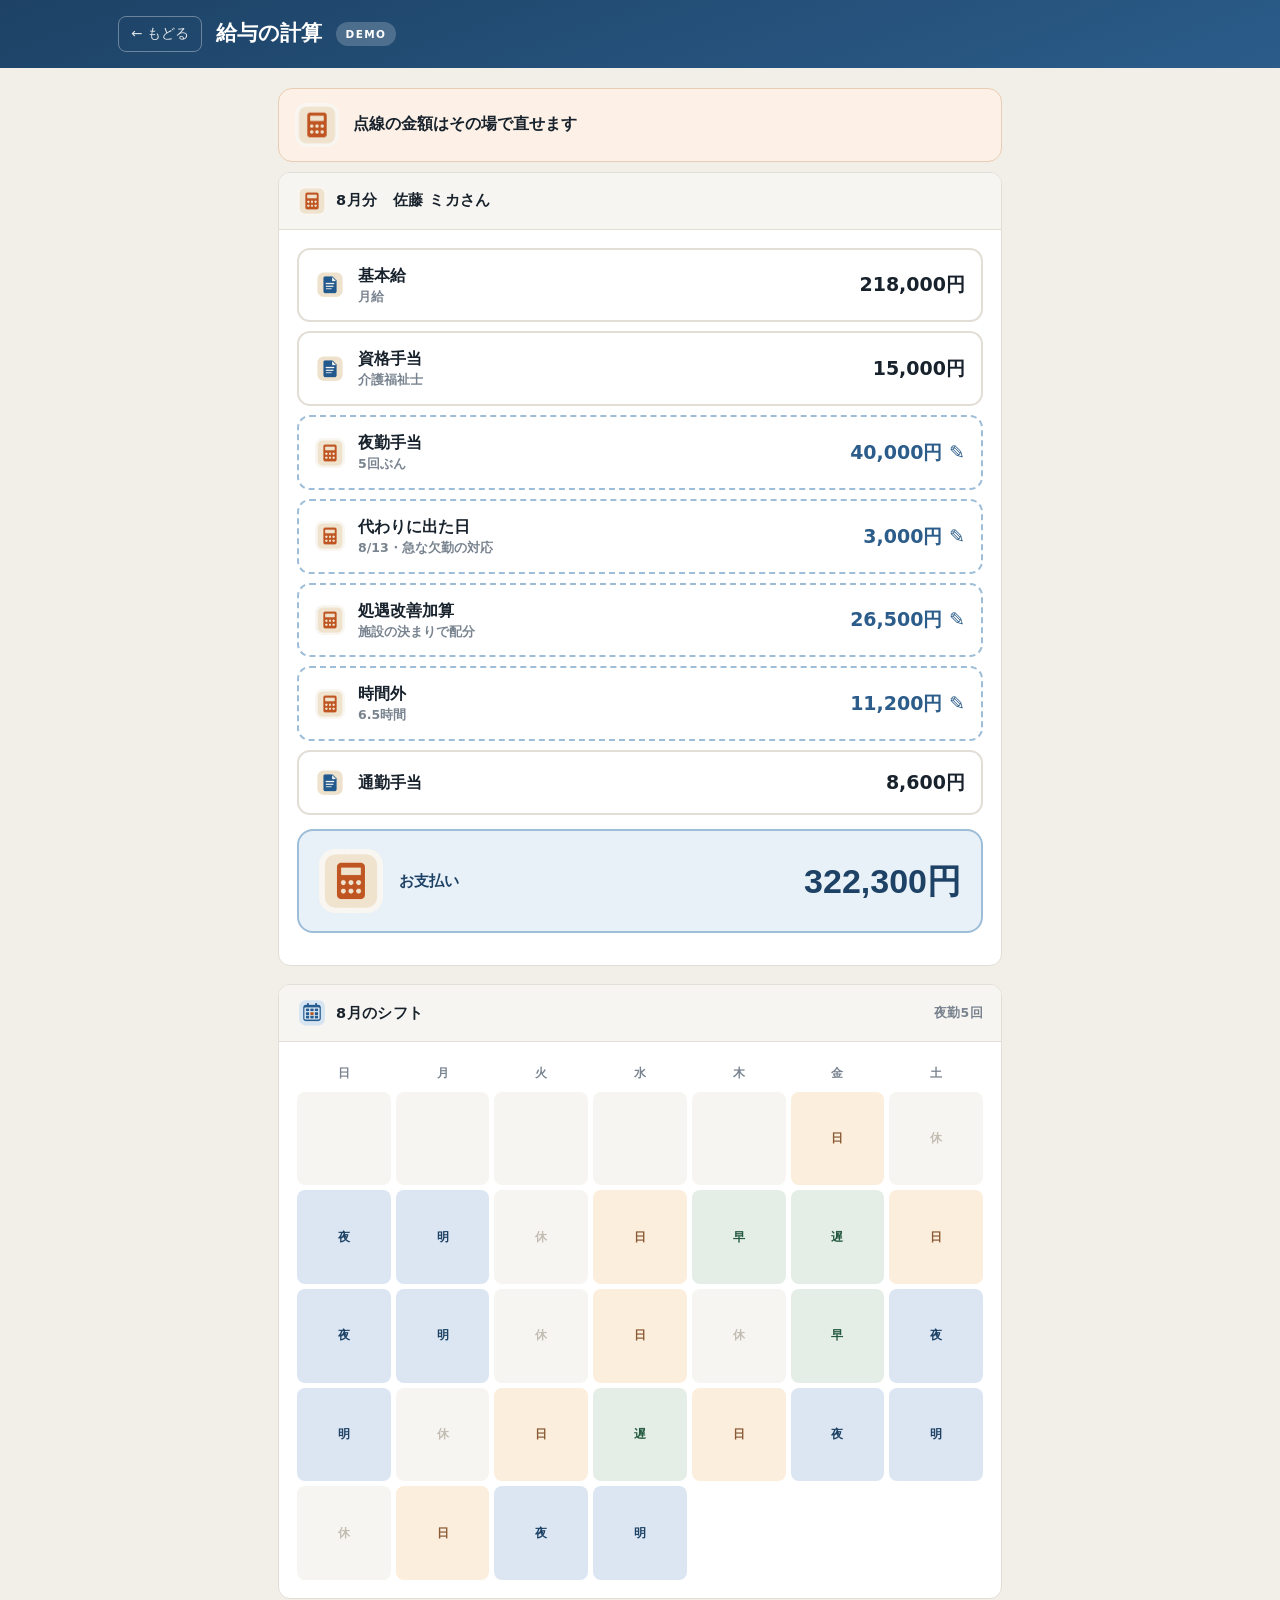
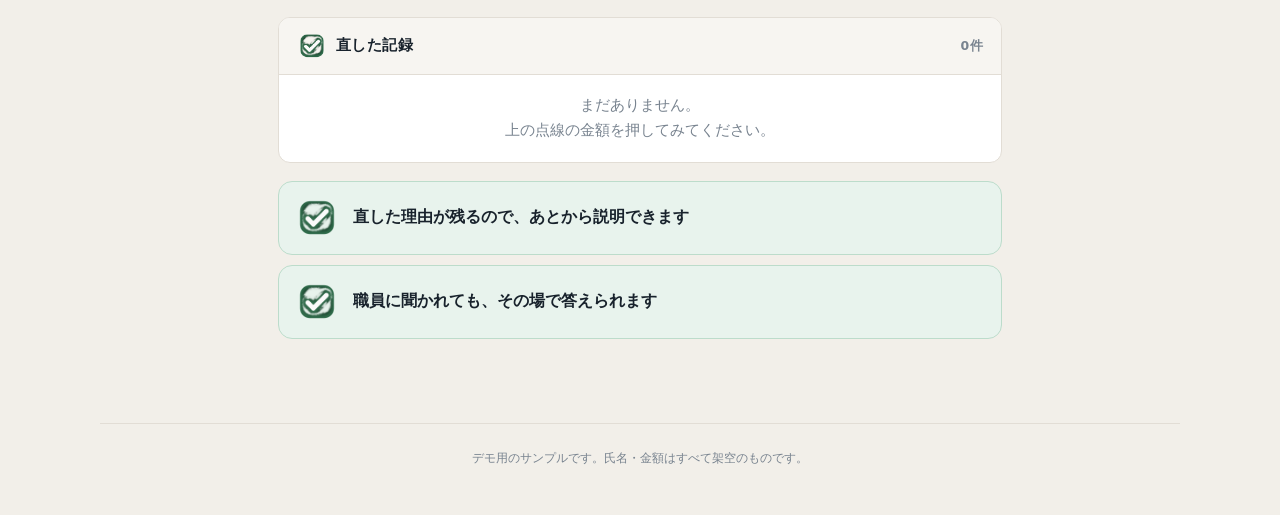
<file: demo/kyuyo/index.html>
<!DOCTYPE html>
<html lang="ja">
<head>
<meta charset="UTF-8">
<meta name="viewport" content="width=device-width,initial-scale=1">
<meta name="robots" content="noindex,nofollow">
<link rel="icon" href="data:image/svg+xml,<svg xmlns='http://www.w3.org/2000/svg' viewBox='0 0 100 100'><text y='.9em' font-size='90'>🏥</text></svg>">
<title>給与の計算｜デモ</title>
<link rel="stylesheet" href="../assets/demo.css?v=2">
<style>
.line{display:flex;align-items:center;gap:13px;background:#fff;border:2px solid var(--line);
  border-radius:13px;padding:14px 16px;margin-bottom:9px}
.line .nm{flex:1;min-width:0;font-size:16px;font-weight:700;line-height:1.5}
.line .nm small{display:block;font-size:12.5px;color:var(--mute);font-weight:600}
.line .amt{font-size:19px;font-weight:800;font-variant-numeric:tabular-nums;white-space:nowrap}
.line.edit{cursor:pointer;border-style:dashed;border-color:#9dbdd8}
.line.edit:hover{border-color:var(--ac);background:var(--acs)}
.line.edit .amt{color:var(--ac)}
.line.mod{border-color:#e8cdb4;background:var(--wns)}
.line.mod .amt{color:var(--wn)}
.total{display:flex;align-items:center;gap:16px;background:var(--acs);border:2px solid #9dbdd8;
  border-radius:16px;padding:18px 20px;margin:14px 0}
.total .l{font-size:15px;font-weight:800;color:var(--ac2);flex:1}
.total .n{font-size:clamp(26px,5vw,34px);font-weight:800;color:var(--ac2);
  font-family:"Helvetica Neue",Arial,sans-serif;font-variant-numeric:tabular-nums}
.dlg{position:fixed;inset:0;background:rgba(24,34,44,.55);display:grid;place-items:center;padding:18px;z-index:50}
.dlg .bx{background:#fff;border-radius:18px;max-width:440px;width:100%}
.dlg .hd{padding:18px 22px;border-bottom:1px solid var(--line);display:flex;align-items:center;gap:12px}
.dlg .hd h3{margin:0;font-size:19px;font-weight:800}
.dlg .bd{padding:20px 22px 22px}
.shift{display:grid;grid-template-columns:repeat(7,1fr);gap:5px;font-size:12px}
.shift .dh{text-align:center;font-weight:800;color:var(--mute);font-size:11.5px;padding:3px 0}
.shift .c{aspect-ratio:1;border-radius:8px;display:grid;place-items:center;font-weight:800}
.shift .c.n{background:#dbe6f2;color:#1d4265}
.shift .c.d{background:#fbeedc;color:#8a5a34}
.shift .c.e{background:#e4eee7;color:#255a40}
.shift .c.o{background:var(--head);color:#c3bdb3}
</style>
</head>
<body>

<header class="appbar">
  <div class="in">
    <a class="back" href="../">← もどる</a>
    <h1>給与の計算</h1>
    <span class="tagdemo">DEMO</span>
  </div>
</header>

<div class="wrap narrow">

  <div class="irow wn">
    <img class="ic" src="../assets/icon/money.png" alt="">
    <span class="t">点線の金額は<b>その場で直せます</b></span>
  </div>

  <div class="panel">
    <h2><img class="ic sm" src="../assets/icon/money.png" alt="">8月分　佐藤 ミカさん</h2>
    <div class="pad">
      <div id="lines"></div>
      <div class="total">
        <img class="ic lg" src="../assets/icon/money.png" alt="">
        <span class="l">お支払い</span>
        <span class="n" id="total">—</span>
      </div>
    </div>
  </div>

  <div class="panel">
    <h2><img class="ic sm" src="../assets/icon/calendar.png" alt="">8月のシフト<span class="r">夜勤5回</span></h2>
    <div class="pad">
      <div class="shift" id="cal"></div>
    </div>
  </div>

  <div class="panel">
    <h2><img class="ic sm" src="../assets/icon/check.png" alt="">直した記録<span class="r" id="hcount">0件</span></h2>
    <div class="pad" id="hist">
      <p style="color:var(--mute);font-size:14.5px;margin:0;text-align:center">
        まだありません。<br>上の点線の金額を押してみてください。</p>
    </div>
  </div>

  <div class="irow gd">
    <img class="ic" src="../assets/icon/check.png" alt="">
    <span class="t">直した理由が残るので、<b>あとから説明できます</b></span>
  </div>
  <div class="irow gd" style="margin-bottom:0">
    <img class="ic" src="../assets/icon/check.png" alt="">
    <span class="t">職員に聞かれても、<b>その場で答えられます</b></span>
  </div>

</div>

<div class="dlg hide" id="dlg">
  <div class="bx">
    <div class="hd"><img class="ic" src="../assets/icon/money.png" alt=""><h3 id="dt"></h3></div>
    <div class="bd">
      <div class="fg"><label class="fl">いくらにしますか</label>
        <input type="text" id="dnew" inputmode="numeric" style="font-size:22px;font-weight:800;text-align:right"></div>
      <div class="fg"><label class="fl">なぜ直しましたか（必須）</label>
        <select id="dre" style="font-size:15px">
          <option value="">選んでください</option>
          <option>急な欠勤の代わりに出たため</option>
          <option>施設の決まりにもとづく配分</option>
          <option>シフト変更の反映もれを直した</option>
          <option>先月の計算まちがいを精算</option>
          <option>本人の申し出により確認して訂正</option>
        </select></div>
      <button class="act go" id="dok"><img class="ic lg" src="../assets/icon/check.png" alt="">
        <span><span class="t">これで直す</span></span><span class="arw">›</span></button>
      <button class="act" style="margin-top:9px" onclick="closeDlg()">
        <span style="width:44px"></span><span><span class="t">やめる</span></span></button>
    </div>
  </div>
</div>

<footer class="demo">
  デモ用のサンプルです。氏名・金額はすべて架空のものです。
</footer>

<script>
let ROWS = [
  {id:'k',  n:'基本給',        d:'月給',                v:218000, e:false},
  {id:'sk', n:'資格手当',      d:'介護福祉士',          v:15000,  e:false},
  {id:'ya', n:'夜勤手当',      d:'5回ぶん',             v:40000,  e:true},
  {id:'da', n:'代わりに出た日',d:'8/13・急な欠勤の対応',v:3000,   e:true},
  {id:'sy', n:'処遇改善加算',  d:'施設の決まりで配分',  v:26500,  e:true},
  {id:'zn', n:'時間外',        d:'6.5時間',             v:11200,  e:true},
  {id:'ts', n:'通勤手当',      d:'',                    v:8600,   e:false}
];
const SHIFT = ['','','','','','日','休','夜','明','休','日','早','遅','日','夜','明','休','日','休','早','夜','明','休','日','遅','日','夜','明','休','日','夜','明'];
const el = id => document.getElementById(id);
const yen = n => n.toLocaleString('ja-JP');
let hist = [], target = null;

function render(){
  el('lines').innerHTML = ROWS.map(r=>`
    <div class="line ${r.e?'edit':''} ${r.mod?'mod':''}" ${r.e?`data-id="${r.id}"`:''}>
      <img class="ic sm" src="../assets/icon/${r.mod?'check':(r.e?'money':'paper')}.png" alt="">
      <span class="nm">${r.n}${r.d?`<small>${r.d}</small>`:''}</span>
      <span class="amt">${yen(r.v)}円${r.e?' ✎':''}</span>
    </div>`).join('');
  el('total').textContent = yen(ROWS.reduce((s,r)=>s+r.v,0)) + '円';
  document.querySelectorAll('.line.edit').forEach(x=>x.onclick = ()=>openDlg(x.dataset.id));
}
function openDlg(id){
  target = ROWS.find(r=>r.id===id);
  el('dt').textContent = target.n;
  el('dnew').value = target.v;
  el('dre').value = '';
  el('dlg').classList.remove('hide');
  setTimeout(()=>el('dnew').select(), 60);
}
function closeDlg(){ el('dlg').classList.add('hide'); }

el('dok').onclick = () => {
  const nv = parseInt(String(el('dnew').value).replace(/[^0-9-]/g,''), 10);
  const re = el('dre').value;
  if (isNaN(nv)) { alert('金額を数字で入れてください。'); return; }
  if (!re) { alert('なぜ直したかを選んでください。\n\nここを必ず選ぶ形にしておくと、あとから説明できる記録になります。'); return; }
  const old = target.v;
  target.v = nv; target.mod = true;
  hist.unshift({n:target.n, o:old, v:nv, r:re});
  render(); renderHist(); closeDlg();
};
function renderHist(){
  el('hcount').textContent = hist.length + '件';
  el('hist').innerHTML = hist.map(h=>`
    <div class="irow wn fu"><img class="ic" src="../assets/icon/check.png" alt="">
    <span class="t"><b>${h.n}</b>　${yen(h.o)}円 → <b>${yen(h.v)}円</b>
    <small style="display:block;color:var(--mute);font-weight:600;font-size:13px">${h.r}<br>8月21日　佐藤（給与担当）</small></span></div>`).join('');
}
const DH = ['日','月','火','水','木','金','土'];
const map = {'日':'d','夜':'n','明':'n','早':'e','遅':'e','休':'o','':'o'};
el('cal').innerHTML = DH.map(d=>`<div class="dh">${d}</div>`).join('') +
  SHIFT.map(s=>`<div class="c ${map[s]||'o'}">${s}</div>`).join('');
render();
el('dlg').onclick = e => { if(e.target.id==='dlg') closeDlg(); };
</script>
</body>
</html>
</file>
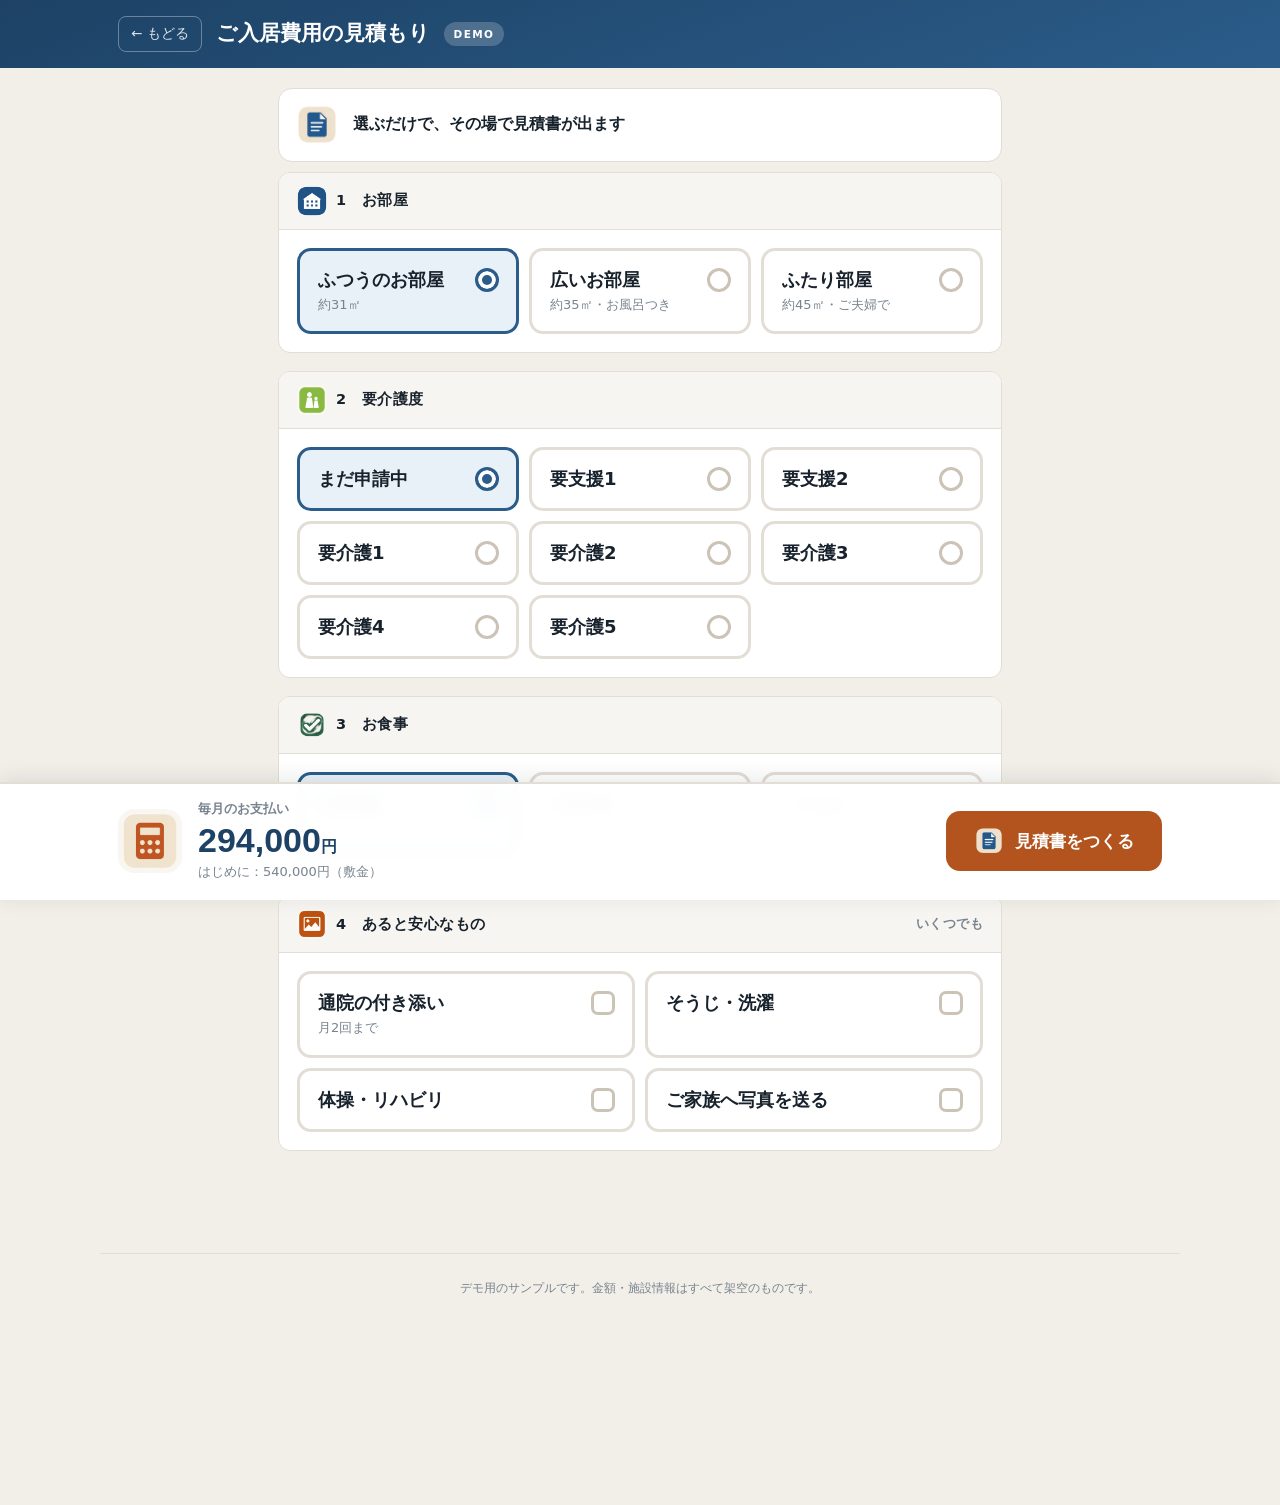
<file: demo/mitsumori/index.html>
<!DOCTYPE html>
<html lang="ja">
<head>
<meta charset="UTF-8">
<meta name="viewport" content="width=device-width,initial-scale=1">
<meta name="robots" content="noindex,nofollow">
<link rel="icon" href="data:image/svg+xml,<svg xmlns='http://www.w3.org/2000/svg' viewBox='0 0 100 100'><text y='.9em' font-size='90'>🏥</text></svg>">
<title>ご入居費用の見積もり｜デモ</title>
<link rel="stylesheet" href="../assets/demo.css?v=2">
<style>
body{padding-bottom:160px}
.opts{display:grid;gap:10px}
@media(min-width:600px){.opts.c2{grid-template-columns:1fr 1fr}.opts.c3{grid-template-columns:repeat(3,1fr)}}
.opt{position:relative;background:#fff;border:3px solid var(--line);border-radius:14px;
  padding:16px 18px;cursor:pointer;transition:.14s;display:block;-webkit-tap-highlight-color:transparent}
.opt:hover{border-color:#9dbdd8}
.opt input{position:absolute;opacity:0;pointer-events:none}
.opt .t{font-weight:800;font-size:18px;line-height:1.45;display:block;padding-right:32px}
.opt .d{font-size:13px;color:var(--mute);line-height:1.55;margin-top:2px;display:block}
.opt::after{content:"";position:absolute;top:17px;right:17px;width:24px;height:24px;border-radius:50%;
  border:3px solid #ccc3b7;background:#fff;transition:.14s}
.opt:has(input:checked){border-color:var(--ac);background:var(--acs)}
.opt:has(input:checked)::after{border-color:var(--ac);background:var(--ac);box-shadow:inset 0 0 0 4px #fff}
.opt:has(input[type=checkbox]:checked){border-color:var(--gd);background:var(--gds)}
.opt:has(input[type=checkbox]:checked)::after{border-color:var(--gd);background:var(--gd);
  border-radius:7px;box-shadow:none}
.opt:has(input[type=checkbox])::after{border-radius:7px}
.bar{position:fixed;left:0;right:0;bottom:0;background:rgba(255,255,255,.97);backdrop-filter:blur(8px);
  border-top:2px solid var(--line);box-shadow:0 -3px 20px rgba(24,34,44,.1);z-index:20;padding:14px 0 16px}
.bar .in{max-width:1080px;margin:0 auto;padding:0 18px;display:flex;align-items:center;gap:16px;flex-wrap:wrap}
.bar .l{font-size:13px;color:var(--mute);font-weight:700}
.bar .v{font-size:clamp(26px,5vw,34px);font-weight:800;color:var(--ac2);line-height:1.15;
  font-family:"Helvetica Neue",Arial,sans-serif;font-variant-numeric:tabular-nums}
.bar .v small{font-size:16px;font-weight:700}
.bar .sub{font-size:13px;color:var(--mute);margin-top:1px}
.bar .go{margin-left:auto;background:var(--wn);color:#fff;border:none;border-radius:14px;
  padding:15px 28px;font-size:17px;font-weight:800;cursor:pointer;font-family:inherit;white-space:nowrap;
  display:flex;align-items:center;gap:11px}
.bar .go:hover{background:#96461a}
@media(max-width:560px){.bar .go{width:100%;margin-left:0;justify-content:center}}
.sheet{display:none;background:#fff;border:2px solid var(--line);border-radius:18px;padding:28px 24px;margin:24px 0}
.sheet.on{display:block}
.sheet h3{margin:0 0 20px;font-size:22px;font-weight:800;text-align:center;letter-spacing:.14em}
.srow{display:flex;align-items:center;gap:12px;padding:12px 0;border-bottom:1px solid #ece6dd;font-size:16px}
.srow:last-of-type{border-bottom:none}
.srow .nm{flex:1;font-weight:700}
.srow .nm small{display:block;font-size:12.5px;color:var(--mute);font-weight:600}
.srow .am{font-weight:800;font-variant-numeric:tabular-nums;white-space:nowrap}
.stot{display:flex;align-items:center;gap:16px;background:var(--acs);border-radius:14px;
  padding:18px 20px;margin-top:16px}
.stot .l{flex:1;font-size:16px;font-weight:800;color:var(--ac2)}
.stot .n{font-size:28px;font-weight:800;color:var(--ac2);font-family:"Helvetica Neue",Arial,sans-serif;
  font-variant-numeric:tabular-nums}
@media print{
  body{background:#fff;padding:0}
  .appbar,.panel,.bar,.irow,.flow,footer,.acts{display:none!important}
  .sheet{border:none;padding:0;margin:0}
}
</style>
</head>
<body>

<header class="appbar">
  <div class="in">
    <a class="back" href="../">← もどる</a>
    <h1>ご入居費用の見積もり</h1>
    <span class="tagdemo">DEMO</span>
  </div>
</header>

<div class="wrap narrow">

  <div class="irow">
    <img class="ic" src="../assets/icon/paper.png" alt="">
    <span class="t">選ぶだけで、<b>その場で見積書が出ます</b></span>
  </div>

  <div class="panel">
    <h2><img class="ic sm" src="../assets/icon/building.png" alt="">1　お部屋</h2>
    <div class="pad"><div class="opts c3" id="room"></div></div>
  </div>

  <div class="panel">
    <h2><img class="ic sm" src="../assets/icon/family.png" alt="">2　要介護度</h2>
    <div class="pad"><div class="opts c3" id="care"></div></div>
  </div>

  <div class="panel">
    <h2><img class="ic sm" src="../assets/icon/check.png" alt="">3　お食事</h2>
    <div class="pad"><div class="opts c3" id="meal"></div></div>
  </div>

  <div class="panel">
    <h2><img class="ic sm" src="../assets/icon/photo.png" alt="">4　あると安心なもの<span class="r">いくつでも</span></h2>
    <div class="pad"><div class="opts c2" id="opt"></div></div>
  </div>

  <div class="sheet" id="sheet">
    <h3>御 見 積 書</h3>
    <div id="lines"></div>
    <p class="fine" style="text-align:center;margin-top:18px">
      ※デモ用のサンプルです。実際の費用ではありません。<br>
      ※介護サービス費は自己負担1割として計算しています。<br>
      ※医療費・おむつ代・理美容代は含みません。</p>
    <button class="act" style="margin-top:18px" onclick="window.print()">
      <img class="ic lg" src="../assets/icon/print.png" alt="">
      <span><span class="t">印刷してお渡しする</span><span class="s">PDFでの保存もできます</span></span>
      <span class="arw">›</span>
    </button>
  </div>
</div>

<div class="bar">
  <div class="in">
    <img class="ic lg" src="../assets/icon/money.png" alt="">
    <div>
      <div class="l">毎月のお支払い</div>
      <div class="v" id="total">—</div>
      <div class="sub" id="init">はじめに：—</div>
    </div>
    <button class="go" onclick="makeSheet()">
      <img class="ic sm" src="../assets/icon/paper.png" alt="">見積書をつくる</button>
  </div>
</div>

<footer class="demo">
  デモ用のサンプルです。金額・施設情報はすべて架空のものです。
</footer>

<script>
const DATA = {
  room:[
    {id:'a',t:'ふつうのお部屋',d:'約31㎡',p:135000,dep:4},
    {id:'b',t:'広いお部屋',d:'約35㎡・お風呂つき',p:150000,dep:4},
    {id:'c',t:'ふたり部屋',d:'約45㎡・ご夫婦で',p:180000,dep:4}
  ],
  care:[
    {id:'n',t:'まだ申請中',d:'',p:0},{id:'s1',t:'要支援1',d:'',p:5000},{id:'s2',t:'要支援2',d:'',p:10500},
    {id:'k1',t:'要介護1',d:'',p:16800},{id:'k2',t:'要介護2',d:'',p:19700},{id:'k3',t:'要介護3',d:'',p:27100},
    {id:'k4',t:'要介護4',d:'',p:30900},{id:'k5',t:'要介護5',d:'',p:36200}
  ],
  meal:[
    {id:'m3',t:'1日3食',d:'',p:66000},{id:'m2',t:'1日2食',d:'朝と夕',p:45000},{id:'m0',t:'いらない',d:'',p:0}
  ],
  opt:[
    {id:'o1',t:'通院の付き添い',d:'月2回まで',p:6000},
    {id:'o2',t:'そうじ・洗濯',d:'',p:3000},
    {id:'o3',t:'体操・リハビリ',d:'',p:6000},
    {id:'o4',t:'ご家族へ写真を送る',d:'',p:2000}
  ],
  fixed:[
    {t:'管理費',d:'共用部分の維持',p:60000},
    {t:'生活支援',d:'24時間の見守り・相談',p:33000}
  ]
};
const yen = n => n.toLocaleString('ja-JP');
const el = id => document.getElementById(id);

function render(key, type){
  const box = el(key);
  box.innerHTML = DATA[key].map((o,i)=>`
    <label class="opt">
      <input type="${type}" name="${key}" value="${o.id}" ${type==='radio'&&i===0?'checked':''}>
      <span class="t">${o.t}</span>${o.d?`<span class="d">${o.d}</span>`:''}
    </label>`).join('');
  box.addEventListener('change', calc);
}
['room','care','meal'].forEach(k=>render(k,'radio'));
render('opt','checkbox');

function picked(){
  const one = k => DATA[k].find(o=>o.id===(document.querySelector(`input[name=${k}]:checked`)||{}).value);
  const many = [...document.querySelectorAll('input[name=opt]:checked')].map(el=>DATA.opt.find(o=>o.id===el.value));
  return {room:one('room'), care:one('care'), meal:one('meal'), opts:many};
}
function sum(p){
  return p.room.p + DATA.fixed.reduce((s,f)=>s+f.p,0) + (p.meal?p.meal.p:0)
       + (p.care?p.care.p:0) + p.opts.reduce((s,o)=>s+o.p,0);
}
function calc(){
  const p = picked(); if(!p.room) return;
  el('total').innerHTML = yen(sum(p))+'<small>円</small>';
  el('init').textContent = 'はじめに：' + yen(p.room.p*p.room.dep) + '円（敷金）';
}
function makeSheet(){
  const p = picked();
  const rows = [];
  const line = (ic,nm,d,am) => `<div class="srow"><img class="ic sm" src="../assets/icon/${ic}.png" alt="">
    <span class="nm">${nm}${d?`<small>${d}</small>`:''}</span><span class="am">${yen(am)}円</span></div>`;
  rows.push(line('building','お部屋', p.room.t+'（'+p.room.d+'）', p.room.p));
  DATA.fixed.forEach(f=>rows.push(line('check', f.t, f.d, f.p)));
  if(p.meal&&p.meal.p) rows.push(line('check','お食事', p.meal.t, p.meal.p));
  if(p.care&&p.care.p) rows.push(line('family','介護サービス', p.care.t+'・自己負担1割', p.care.p));
  p.opts.forEach(o=>rows.push(line('photo', o.t, '', o.p)));
  rows.push(`<div class="stot"><img class="ic lg" src="../assets/icon/money.png" alt="">
    <span class="l">毎月のお支払い</span><span class="n">${yen(sum(p))}円</span></div>`);
  rows.push(`<div class="stot" style="background:var(--wns);margin-top:10px">
    <img class="ic lg" src="../assets/icon/paper.png" alt="">
    <span class="l" style="color:#8a3f16">はじめに（敷金）</span>
    <span class="n" style="color:#8a3f16">${yen(p.room.p*p.room.dep)}円</span></div>`);
  el('lines').innerHTML = rows.join('');
  const s = el('sheet'); s.classList.add('on');
  s.scrollIntoView({behavior:'smooth', block:'start'});
}
calc();
</script>
</body>
</html>
</file>
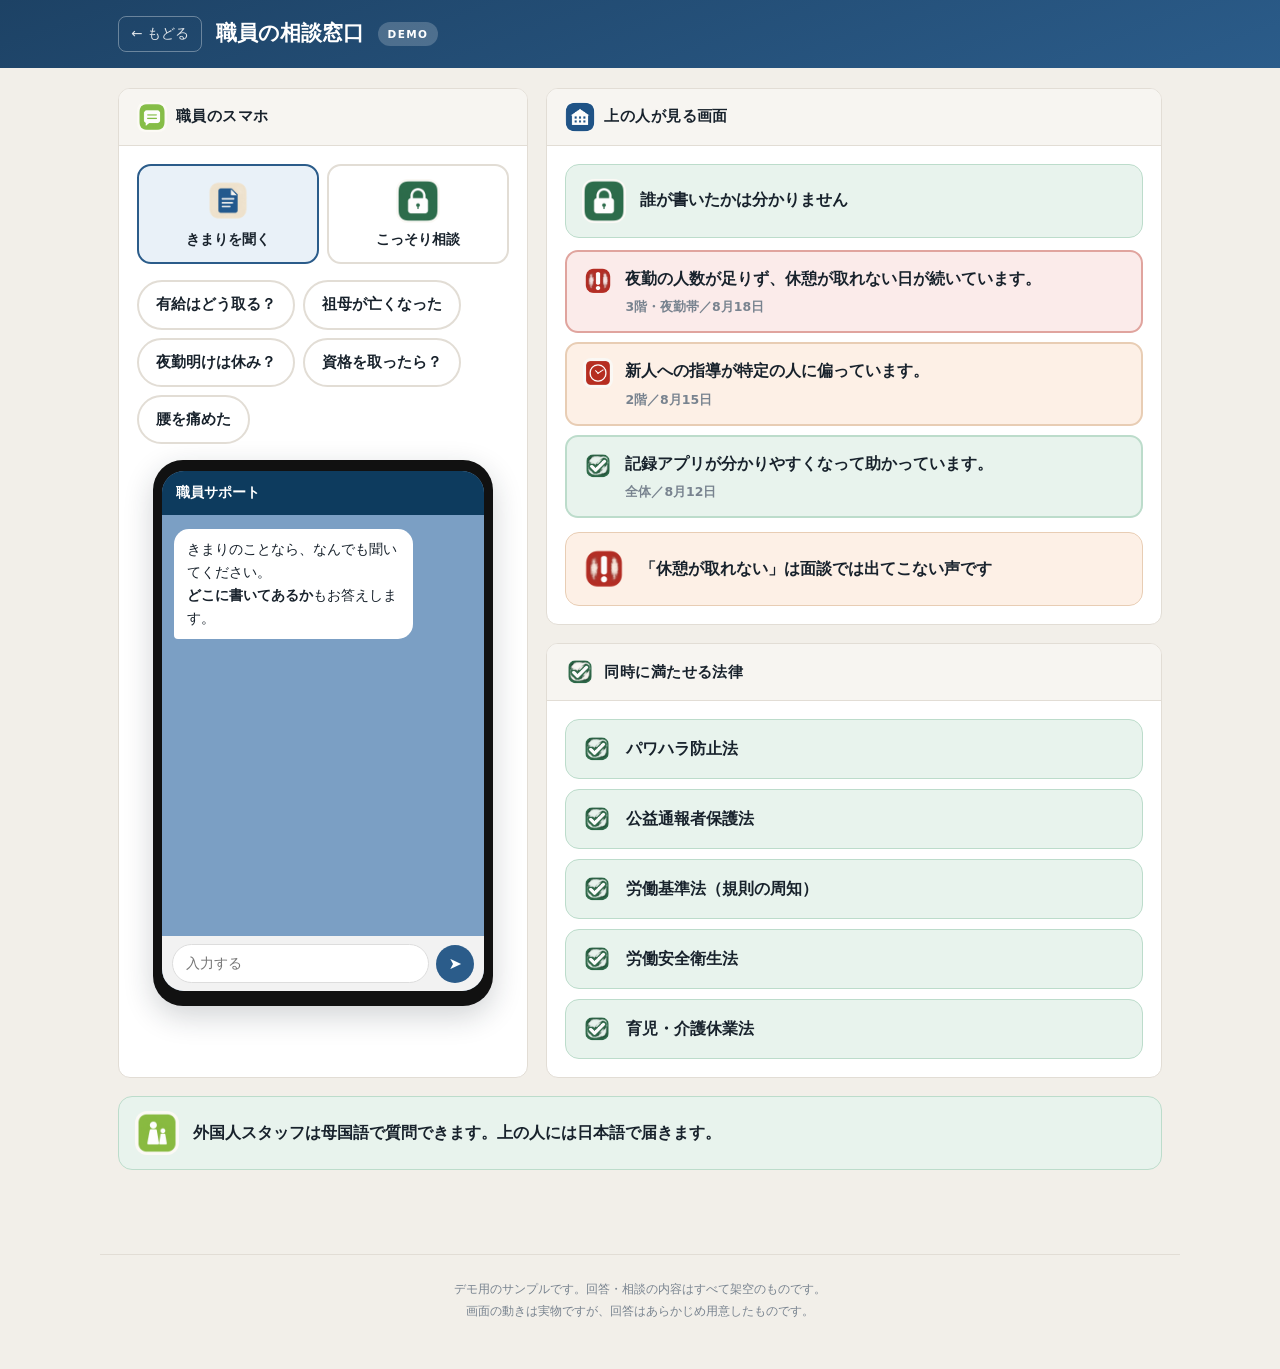
<file: demo/soudan/index.html>
<!DOCTYPE html>
<html lang="ja">
<head>
<meta charset="UTF-8">
<meta name="viewport" content="width=device-width,initial-scale=1">
<meta name="robots" content="noindex,nofollow">
<link rel="icon" href="data:image/svg+xml,<svg xmlns='http://www.w3.org/2000/svg' viewBox='0 0 100 100'><text y='.9em' font-size='90'>🏥</text></svg>">
<title>職員の相談窓口｜デモ</title>
<link rel="stylesheet" href="../assets/demo.css?v=2">
<style>
.qs{display:flex;gap:8px;flex-wrap:wrap;margin-bottom:16px}
.q{background:#fff;border:2px solid var(--line);border-radius:99px;padding:10px 17px;font-size:14.5px;
  font-weight:700;cursor:pointer;transition:.13s;-webkit-tap-highlight-color:transparent}
.q:hover{border-color:var(--ac);background:var(--acs);color:var(--ac2)}
.an{display:flex;gap:12px;align-items:flex-start;background:#fff;border:2px solid var(--line);
  border-radius:13px;padding:14px 16px;margin-bottom:9px}
.an .t{flex:1;font-size:15.5px;line-height:1.7;font-weight:600}
.an .t small{display:block;font-size:12.5px;color:var(--mute);margin-top:4px}
.an.dg{border-color:#e0a49e;background:var(--dgs)}
.an.wn{border-color:#e8cdb4;background:var(--wns)}
.an.gd{border-color:#bcdccb;background:var(--gds)}
</style>
</head>
<body>

<header class="appbar">
  <div class="in">
    <a class="back" href="../">← もどる</a>
    <h1>職員の相談窓口</h1>
    <span class="tagdemo">DEMO</span>
  </div>
</header>

<div class="wrap">

  <div class="cols c23">

    <div class="panel">
      <h2><img class="ic sm" src="../assets/icon/chat.png" alt="">職員のスマホ</h2>
      <div class="pad">
        <div class="itabs">
          <div class="itab on" data-m="rule"><img class="ic" src="../assets/icon/paper.png" alt=""><span class="t">きまりを聞く</span></div>
          <div class="itab" data-m="talk"><img class="ic" src="../assets/icon/lock.png" alt=""><span class="t">こっそり相談</span></div>
        </div>
        <div class="qs" id="qs"></div>
        <div class="phone">
          <div class="scr">
            <div class="bar" id="pbar">職員サポート</div>
            <div class="body" id="body"></div>
            <div class="inp">
              <input type="text" id="inp" placeholder="入力する">
              <button id="go">➤</button>
            </div>
          </div>
        </div>
      </div>
    </div>

    <div>
      <div class="panel">
        <h2><img class="ic sm" src="../assets/icon/building.png" alt="">上の人が見る画面</h2>
        <div class="pad">
          <div class="irow gd" style="margin-bottom:12px">
            <img class="ic" src="../assets/icon/lock.png" alt="">
            <span class="t"><b>誰が書いたかは分かりません</b></span>
          </div>
          <div class="an dg"><img class="ic sm" src="../assets/icon/alert.png" alt="">
            <span class="t">夜勤の人数が足りず、休憩が取れない日が続いています。
            <small>3階・夜勤帯／8月18日</small></span></div>
          <div class="an wn"><img class="ic sm" src="../assets/icon/clock.png" alt="">
            <span class="t">新人への指導が特定の人に偏っています。
            <small>2階／8月15日</small></span></div>
          <div class="an gd" style="margin-bottom:0"><img class="ic sm" src="../assets/icon/check.png" alt="">
            <span class="t">記録アプリが分かりやすくなって助かっています。
            <small>全体／8月12日</small></span></div>
          <div class="irow wn" style="margin:14px 0 0">
            <img class="ic" src="../assets/icon/alert.png" alt="">
            <span class="t">「休憩が取れない」は<b>面談では出てこない声</b>です</span>
          </div>
        </div>
      </div>

      <div class="panel">
        <h2><img class="ic sm" src="../assets/icon/check.png" alt="">同時に満たせる法律</h2>
        <div class="pad">
          <div class="irow gd"><img class="ic sm" src="../assets/icon/check.png" alt=""><span class="t">パワハラ防止法</span></div>
          <div class="irow gd"><img class="ic sm" src="../assets/icon/check.png" alt=""><span class="t">公益通報者保護法</span></div>
          <div class="irow gd"><img class="ic sm" src="../assets/icon/check.png" alt=""><span class="t">労働基準法（規則の周知）</span></div>
          <div class="irow gd"><img class="ic sm" src="../assets/icon/check.png" alt=""><span class="t">労働安全衛生法</span></div>
          <div class="irow gd" style="margin-bottom:0"><img class="ic sm" src="../assets/icon/check.png" alt=""><span class="t">育児・介護休業法</span></div>
        </div>
      </div>
    </div>

  </div>

  <div class="irow gd" style="margin-bottom:0">
    <img class="ic" src="../assets/icon/family.png" alt="">
    <span class="t">外国人スタッフは<b>母国語で質問</b>できます。上の人には日本語で届きます。</span>
  </div>

</div>

<footer class="demo">
  デモ用のサンプルです。回答・相談の内容はすべて架空のものです。<br>
  画面の動きは実物ですが、回答はあらかじめ用意したものです。
</footer>

<script>
const QA = {
  '有給はどう取る？':{
    a:'有給は、<b>3日前まで</b>にシフト担当へ伝えてください。\n\nいまの残りは <b>12日</b> です。\nこのままLINEで申し込めます。',
    s:'就業規則 第26条'},
  '祖母が亡くなった':{
    a:'このたびはご愁傷さまです。\n祖父母の場合は <b>3日間</b> のお休みが取れます。\n\nシフト担当へご連絡ください。\n書類はあとで大丈夫です。',
    s:'就業規則 第24条'},
  '夜勤明けは休み？':{
    a:'夜勤明けの日は<b>勤務に含まれます</b>。\nその日に日勤は入れられません。\n\n次の勤務まで <b>11時間以上</b> あけます。',
    s:'就業規則 第15条'},
  '資格を取ったら？':{
    a:'手当がつきます。\n\n・介護福祉士　<b>月15,000円</b>\n・実務者研修　月8,000円\n・ケアマネ　月20,000円\n\n資格証を出した<b>翌月から</b>です。',
    s:'給与規程 第7条'},
  '腰を痛めた':{
    a:'仕事が原因の腰痛は、<b>労災になることがあります</b>。\n\nまず受診して、「仕事中の作業が原因」と伝えてください。\n手続きは施設で進めます。',
    s:'就業規則 第41条'}
};
const el = id => document.getElementById(id);
let mode = 'rule';

function add(who, html, src){
  const d = document.createElement('div');
  d.className = 'msg ' + who + ' fu';
  d.innerHTML = html.replace(/\n/g,'<br>') + (src ? `<span class="src">📄 ${src}</span>` : '');
  el('body').appendChild(d);
  el('body').scrollTop = el('body').scrollHeight;
}
function reset(){
  el('body').innerHTML = '';
  if (mode === 'rule'){
    el('pbar').textContent = '職員サポート';
    add('them','きまりのことなら、なんでも聞いてください。\n<b>どこに書いてあるか</b>もお答えします。');
    el('qs').innerHTML = Object.keys(QA).map(q=>`<span class="q">${q}</span>`).join('');
  } else {
    el('pbar').textContent = '🔒 こっそり相談';
    add('them','ここでのやりとりは<b>匿名</b>です。\nあなたが誰かは分かりません。\n\n思っていることを、そのまま書いて大丈夫です。');
    el('qs').innerHTML = ['ずっと眠れません','夜勤の人数が足りません','先輩の言い方がきついです']
      .map(q=>`<span class="q">${q}</span>`).join('');
  }
  document.querySelectorAll('.q').forEach(q => q.onclick = () => ask(q.textContent));
}
function ask(t){
  add('me', t);
  setTimeout(()=>{
    if (mode === 'rule'){
      const hit = QA[t];
      if (hit) add('them', hit.a, hit.s);
      else add('them','見つかりませんでした。\nシフト担当か事務にお聞きください。\n\n<b>分からないことは、分からないとお答えします。</b>');
    } else {
      add('them','話してくださって、ありがとうございます。\nおつらかったですね。\n\nこの内容を、<b>誰が書いたかは伏せたまま</b>上の人へ届けられます。');
      setTimeout(()=>{
        const d = document.createElement('div');
        d.className = 'msg them fu';
        d.innerHTML = '<div style="display:flex;gap:6px;flex-wrap:wrap">' +
          '<button class="q" style="font-size:13px;padding:7px 14px" onclick="sent()">届ける</button>' +
          '<button class="q" style="font-size:13px;padding:7px 14px" onclick="justtalk()">聞くだけでいい</button></div>';
        el('body').appendChild(d);
        el('body').scrollTop = el('body').scrollHeight;
      }, 800);
    }
  }, 600);
}
function sent(){ add('them','届けました。\n<b>名前は伏せたまま</b>、内容だけが届いています。\n\n右の画面で、どう見えるか確認できます。'); }
function justtalk(){ add('them','わかりました。ここだけの話にしておきます。\n\nまた話したくなったら、いつでもどうぞ。'); }

document.querySelectorAll('.itab').forEach(t => t.onclick = () => {
  document.querySelectorAll('.itab').forEach(x=>x.classList.remove('on'));
  t.classList.add('on'); mode = t.dataset.m; reset();
});
el('go').onclick = () => { const v = el('inp').value.trim(); if(!v) return; el('inp').value=''; ask(v); };
el('inp').addEventListener('keydown', e => { if(e.key==='Enter') el('go').click(); });
reset();
</script>
</body>
</html>
</file>
<file: demo/assets/demo.css>
/* 介護DX デモ 共通スタイル（アプリUI風・提供元の記載なし） */
:root{
  --ink:#18222c;--soft:#46525e;--mute:#78838f;--line:#e2ddd5;--line2:#efebe4;
  --bg:#f2efe9;--card:#fff;--head:#f7f5f1;
  --ac:#2b5c8a;--ac2:#1d4265;--acs:#e9f1f8;
  --gd:#2f6f4f;--gds:#e8f3ed;
  --wn:#b3541e;--wns:#fdf0e6;
  --dg:#a8322b;--dgs:#fbebea;
  --r:12px;
}
*,*::before,*::after{box-sizing:border-box}
html{-webkit-text-size-adjust:100%}
body{margin:0;background:var(--bg);color:var(--ink);
  font-family:"Hiragino Kaku Gothic ProN","Hiragino Sans","Yu Gothic",YuGothic,Meiryo,system-ui,sans-serif;
  font-size:15.5px;line-height:1.75;-webkit-font-smoothing:antialiased}
img{max-width:100%;display:block}
button{font-family:inherit}

/* ===== アプリバー ===== */
.appbar{background:linear-gradient(160deg,var(--ac2),var(--ac));color:#fff;padding:16px 0}
.appbar .in{max-width:1080px;margin:0 auto;padding:0 18px;display:flex;align-items:center;gap:14px;flex-wrap:wrap}
.appbar .back{color:#fff;text-decoration:none;font-size:13.5px;opacity:.85;border:1px solid rgba(255,255,255,.4);
  border-radius:8px;padding:5px 12px;white-space:nowrap}
.appbar .back:hover{background:rgba(255,255,255,.14)}
.appbar h1{margin:0;font-size:clamp(17px,2.6vw,21px);font-weight:800;line-height:1.4}
.appbar .sub{margin:2px 0 0;font-size:12.5px;opacity:.85;line-height:1.5;width:100%}
.tagdemo{background:rgba(255,255,255,.2);font-size:10.5px;font-weight:700;letter-spacing:.13em;
  padding:3px 10px;border-radius:99px;white-space:nowrap}

.wrap{max-width:1080px;margin:0 auto;padding:20px 18px 60px}
.narrow{max-width:760px}

/* ===== 説明バナー ===== */
.lead{background:var(--acs);border-left:4px solid var(--ac);border-radius:10px;
  padding:14px 18px;margin:0 0 20px;font-size:14.5px;line-height:1.8;color:var(--soft)}
.lead b{color:var(--ac2)}
.lead .try{display:block;margin-top:7px;font-weight:700;color:var(--ac2);font-size:14px}

/* ===== パネル ===== */
.panel{background:var(--card);border:1px solid var(--line);border-radius:var(--r);overflow:hidden;margin-bottom:18px}
.panel>h2{margin:0;padding:13px 18px;background:var(--head);border-bottom:1px solid var(--line);
  font-size:14.5px;font-weight:800;letter-spacing:.03em;display:flex;align-items:center;gap:9px;flex-wrap:wrap}
.panel>h2 .r{margin-left:auto;font-weight:600;font-size:12.5px;color:var(--mute)}
.panel .pad{padding:18px}
.cols{display:grid;gap:18px}
@media(min-width:860px){.cols.c2{grid-template-columns:1fr 1fr}.cols.c32{grid-template-columns:3fr 2fr}
  .cols.c23{grid-template-columns:2fr 3fr}}

/* ===== ボタン ===== */
.btn{border:none;border-radius:10px;padding:12px 22px;font-size:15px;font-weight:800;cursor:pointer;
  background:var(--ac);color:#fff;transition:.14s;-webkit-tap-highlight-color:transparent}
.btn:hover{background:var(--ac2)}
.btn.g{background:var(--gd)}.btn.g:hover{background:#255a40}
.btn.w{background:var(--wn)}.btn.w:hover{background:#96461a}
.btn.o{background:#fff;color:var(--ac);border:1.5px solid var(--ac)}
.btn.o:hover{background:var(--acs)}
.btn.sm{padding:8px 15px;font-size:13.5px;border-radius:8px}
.btn:disabled{opacity:.45;cursor:default}
.btnrow{display:flex;gap:10px;flex-wrap:wrap;align-items:center}

/* ===== バッジ ===== */
.b{display:inline-block;font-size:11.5px;font-weight:700;padding:3px 10px;border-radius:99px;
  letter-spacing:.03em;white-space:nowrap;line-height:1.6}
.b.ac{background:var(--acs);color:var(--ac2)}
.b.gd{background:var(--gds);color:#255a40}
.b.wn{background:var(--wns);color:#8a3f16}
.b.dg{background:var(--dgs);color:var(--dg)}
.b.gy{background:#eee9e1;color:var(--soft)}

/* ===== テーブル ===== */
.tw{overflow-x:auto;-webkit-overflow-scrolling:touch}
table{border-collapse:collapse;width:100%;font-size:14px}
th,td{padding:11px 13px;text-align:left;border-bottom:1px solid var(--line2);line-height:1.65;vertical-align:middle}
thead th{background:var(--head);font-size:12.5px;font-weight:700;letter-spacing:.04em;white-space:nowrap;
  border-bottom:1px solid var(--line);position:sticky;top:0;z-index:1}
tbody tr:last-child td{border-bottom:none}
td.n,th.n{text-align:right;font-variant-numeric:tabular-nums;white-space:nowrap}
tr.hi td{background:var(--wns)}
tr.al td{background:var(--dgs)}

/* ===== 数値 ===== */
.kpis{display:grid;gap:12px;margin-bottom:18px}
@media(min-width:640px){.kpis{grid-template-columns:repeat(auto-fit,minmax(150px,1fr))}}
.kpi{background:var(--card);border:1px solid var(--line);border-radius:var(--r);padding:15px 16px;text-align:center}
.kpi .n{font-size:27px;font-weight:800;color:var(--ac2);line-height:1.15;
  font-family:"Helvetica Neue",Arial,sans-serif;font-variant-numeric:tabular-nums}
.kpi .n small{font-size:14px;margin-left:1px}
.kpi .l{font-size:12px;color:var(--mute);margin-top:3px;line-height:1.55}
.kpi.wn .n{color:var(--wn)} .kpi.dg .n{color:var(--dg)} .kpi.gd .n{color:var(--gd)}

/* ===== 注記 ===== */
.note{background:var(--head);border-radius:10px;padding:13px 16px;font-size:13px;color:var(--soft);
  line-height:1.75;margin:16px 0}
.note.w{background:var(--wns);border-left:3px solid var(--wn)}
.note.g{background:var(--gds);border-left:3px solid var(--gd)}
.fine{font-size:12px;color:var(--mute);line-height:1.7;margin:6px 0 0}
footer.demo{max-width:1080px;margin:0 auto;padding:24px 18px 46px;font-size:12px;color:var(--mute);
  line-height:1.8;text-align:center;border-top:1px solid var(--line);margin-top:24px}

/* ===== フォーム ===== */
input[type=text],textarea,select{font-family:inherit;font-size:15px;border:1.5px solid var(--line);
  border-radius:9px;padding:10px 13px;width:100%;background:#fff;color:var(--ink);line-height:1.6}
input:focus,textarea:focus,select:focus{outline:none;border-color:var(--ac)}
label.fl{display:block;font-size:12.5px;font-weight:700;color:var(--soft);margin:0 0 5px}
.fg{margin-bottom:14px}

/* ===== スマホ枠 ===== */
.phone{max-width:340px;margin:0 auto;background:#111;border-radius:30px;padding:11px 9px 15px;
  box-shadow:0 10px 30px rgba(24,34,44,.2)}
.phone .scr{background:#7b9fc4;border-radius:22px;overflow:hidden;height:520px;display:flex;flex-direction:column}
.phone .bar{background:#0d3b5e;color:#fff;padding:10px 14px;font-size:13.5px;font-weight:700;
  display:flex;align-items:center;gap:8px;flex:none}
.phone .body{flex:1;overflow-y:auto;padding:14px 12px;display:flex;flex-direction:column;gap:10px}
.msg{max-width:80%;padding:9px 13px;border-radius:15px;font-size:13.5px;line-height:1.7;white-space:pre-wrap}
.msg.them{background:#fff;align-self:flex-start;border-bottom-left-radius:4px}
.msg.me{background:#8de055;align-self:flex-end;border-bottom-right-radius:4px;color:#132a08}
.msg .src{display:block;margin-top:7px;padding-top:6px;border-top:1px dashed #d5cfc5;
  font-size:11px;color:var(--mute);line-height:1.6}
.phone .inp{background:#f2f2f2;padding:8px 10px;display:flex;gap:7px;flex:none;align-items:center}
.phone .inp input{border-radius:99px;padding:8px 13px;font-size:13.5px;border:1px solid #ddd}
.phone .inp button{border:none;background:var(--ac);color:#fff;border-radius:99px;width:38px;height:38px;
  font-size:16px;cursor:pointer;flex:none}

/* ===== アニメ ===== */
@keyframes fu{from{opacity:0;transform:translateY(9px)}to{opacity:1;transform:none}}
.fu{animation:fu .34s ease both}
.hide{display:none!important}
@keyframes pulse{0%,100%{opacity:1}50%{opacity:.35}}
.pulse{animation:pulse 1.1s ease-in-out infinite}
.spin{display:inline-block;width:15px;height:15px;border:2.5px solid var(--acs);
  border-top-color:var(--ac);border-radius:50%;animation:sp .7s linear infinite;vertical-align:-2px}
@keyframes sp{to{transform:rotate(360deg)}}

/* ===================================================================
   初心者向け シンプルUI（アイコン中心・文字少なめ）
   =================================================================== */

/* --- アイコン --- */
.ic{width:44px;height:44px;border-radius:12px;flex:none;display:block;object-fit:cover}
.ic.sm{width:30px;height:30px;border-radius:8px}
.ic.lg{width:64px;height:64px;border-radius:16px}
.ic.xl{width:88px;height:88px;border-radius:22px}

/* --- 大きな操作ボタン（初心者向け・タップしやすい） --- */
.act{display:flex;align-items:center;gap:16px;width:100%;background:#fff;
  border:2px solid var(--line);border-radius:16px;padding:16px 20px;cursor:pointer;
  transition:.14s;text-align:left;-webkit-tap-highlight-color:transparent;font-family:inherit}
.act:hover{border-color:var(--ac);background:var(--acs);transform:translateY(-2px)}
.act:active{transform:translateY(0)}
.act .t{font-size:20px;font-weight:800;line-height:1.4;color:var(--ink)}
.act .s{font-size:13px;color:var(--mute);line-height:1.5;margin-top:2px}
.act .arw{margin-left:auto;font-size:22px;color:var(--ac);flex:none}
.act:disabled{opacity:.4;cursor:default;transform:none}
.act.go{border-color:var(--wn);background:var(--wns)}
.act.go .arw{color:var(--wn)}
.act.go:hover{border-color:var(--wn);background:#fbe6d3}

/* --- アイコン＋短い言葉のカード --- */
.icards{display:grid;gap:12px}
@media(min-width:560px){.icards.c2{grid-template-columns:1fr 1fr}
  .icards.c3{grid-template-columns:repeat(3,1fr)}
  .icards.c4{grid-template-columns:repeat(4,1fr)}}
.icard{background:#fff;border:1px solid var(--line);border-radius:14px;padding:16px;
  display:flex;flex-direction:column;align-items:center;text-align:center;gap:9px}
.icard .t{font-size:15px;font-weight:800;line-height:1.45}
.icard .v{font-size:26px;font-weight:800;line-height:1.15;color:var(--ac2);
  font-family:"Helvetica Neue",Arial,sans-serif;font-variant-numeric:tabular-nums}
.icard .v small{font-size:14px}
.icard.wn .v{color:var(--wn)} .icard.dg .v{color:var(--dg)} .icard.gd .v{color:var(--gd)}

/* --- 横並びのアイコン行（説明の代わり） --- */
.irow{display:flex;align-items:center;gap:14px;background:#fff;border:1px solid var(--line);
  border-radius:14px;padding:14px 16px;margin-bottom:10px}
.irow .t{font-size:16px;font-weight:700;line-height:1.55;flex:1;min-width:0}
.irow .t b{font-weight:800}
.irow.gd{background:var(--gds);border-color:#bcdccb}
.irow.wn{background:var(--wns);border-color:#e8cdb4}
.irow.dg{background:var(--dgs);border-color:#e8c4c1}

/* --- 3ステップの流れ（矢印つき） --- */
.flow{display:flex;align-items:center;gap:8px;flex-wrap:wrap;justify-content:center;margin:18px 0}
.flow .st{display:flex;flex-direction:column;align-items:center;gap:7px;min-width:88px}
.flow .st .t{font-size:13.5px;font-weight:700;text-align:center;line-height:1.45}
.flow .ar{font-size:22px;color:var(--mute);flex:none}

/* --- ひとこと見出し（文字を減らす） --- */
.oneline{display:flex;align-items:center;gap:14px;margin:0 0 18px}
.oneline .t{font-size:clamp(17px,2.6vw,21px);font-weight:800;line-height:1.5}
.oneline .t small{display:block;font-size:13.5px;font-weight:600;color:var(--mute);margin-top:3px}

/* --- 大きな結果表示 --- */
.big{display:flex;align-items:center;gap:18px;background:var(--gds);border:2px solid #bcdccb;
  border-radius:16px;padding:20px 22px;margin:16px 0}
.big .n{font-size:clamp(28px,5vw,38px);font-weight:800;color:#1f5c3f;line-height:1.1;
  font-family:"Helvetica Neue",Arial,sans-serif;font-variant-numeric:tabular-nums}
.big .l{font-size:14px;color:#2f6f4f;font-weight:700;margin-top:2px}
.big.wn{background:var(--wns);border-color:#e8cdb4}
.big.wn .n{color:#8a3f16} .big.wn .l{color:var(--wn)}

/* --- タブ（アイコン付き） --- */
.itabs{display:flex;gap:8px;margin-bottom:16px}
.itab{flex:1;background:#fff;border:2px solid var(--line);border-radius:14px;padding:13px 10px;
  cursor:pointer;display:flex;flex-direction:column;align-items:center;gap:7px;transition:.14s;
  font-family:inherit;-webkit-tap-highlight-color:transparent}
.itab .t{font-size:14px;font-weight:800;line-height:1.4;color:var(--ink)}
.itab.on{border-color:var(--ac);background:var(--acs)}
.itab:hover{border-color:var(--ac)}
</file>
<file: assets/style.css>
/* 介護施設向け資料 共通スタイル */
:root{
  --ink:#1f2933; --ink-soft:#4a5560; --ink-mute:#7b8794;
  --bg:#faf8f4; --card:#ffffff; --line:#e4ded3;
  --accent:#2b5c8a; --accent-soft:#eaf1f8; --accent-deep:#1d4265;
  --warn:#b3541e; --warn-soft:#fdf1e7;
  --good:#2f6f4f; --good-soft:#e9f3ee;
  --maxw:960px;
}
*,*::before,*::after{box-sizing:border-box}
html{-webkit-text-size-adjust:100%}
body{
  margin:0; background:var(--bg); color:var(--ink);
  font-family:"Hiragino Kaku Gothic ProN","Hiragino Sans","Yu Gothic",YuGothic,Meiryo,system-ui,sans-serif;
  font-size:17px; line-height:1.9; letter-spacing:.02em;
}
img{max-width:100%;height:auto;display:block}
a{color:var(--accent);text-underline-offset:3px}
.wrap{max-width:var(--maxw);margin:0 auto;padding:0 22px}

/* ---- ヘッダー ---- */
.hero{background:linear-gradient(160deg,var(--accent-deep),var(--accent));color:#fff;padding:56px 0 48px}
.hero .eyebrow{font-size:13px;letter-spacing:.18em;opacity:.85;margin:0 0 14px}
.hero h1{font-size:clamp(26px,4.6vw,40px);line-height:1.45;margin:0 0 18px;font-weight:800}
.hero .lead{font-size:clamp(15px,2.2vw,18px);opacity:.94;margin:0;max-width:44em}
.hero .meta{margin-top:26px;font-size:13.5px;opacity:.8;border-top:1px solid rgba(255,255,255,.28);padding-top:16px}
.hero.warm{background:linear-gradient(160deg,#8a3f16,#b3541e)}

/* ---- セクション ---- */
section{padding:52px 0}
section+section{border-top:1px solid var(--line)}
h2{font-size:clamp(21px,3.2vw,27px);line-height:1.5;margin:0 0 8px;font-weight:800;letter-spacing:.01em}
h2 .num{display:inline-block;background:var(--accent);color:#fff;font-size:14px;
  padding:2px 11px;border-radius:99px;margin-right:12px;vertical-align:.18em;font-weight:700;letter-spacing:.06em}
.warm h2 .num{background:var(--warn)}
h3{font-size:19px;margin:32px 0 10px;font-weight:700;line-height:1.6}
.sub{color:var(--ink-mute);font-size:14.5px;margin:0 0 26px}
p{margin:0 0 16px}

/* ---- カード ---- */
.grid{display:grid;gap:18px}
@media(min-width:720px){.g2{grid-template-columns:1fr 1fr}.g3{grid-template-columns:repeat(3,1fr)}}
.card{background:var(--card);border:1px solid var(--line);border-radius:12px;padding:24px}
.card h4{margin:0 0 10px;font-size:17.5px;font-weight:700;line-height:1.55}
.card p:last-child{margin-bottom:0}
.card .tag{display:inline-block;font-size:12px;font-weight:700;letter-spacing:.08em;
  padding:3px 10px;border-radius:99px;background:var(--accent-soft);color:var(--accent-deep);margin-bottom:12px}
.card.alert{border-left:4px solid var(--warn);background:var(--warn-soft)}
.card.alert .tag{background:#f6d9c4;color:#8a3f16}
.card.win{border-left:4px solid var(--good);background:var(--good-soft)}
.card.win .tag{background:#d3e6db;color:#255a40}

/* ---- 数字ブロック ---- */
.stats{display:grid;gap:14px;margin:24px 0}
@media(min-width:640px){.stats{grid-template-columns:repeat(3,1fr)}}
.stat{background:var(--card);border:1px solid var(--line);border-radius:12px;padding:20px;text-align:center}
.stat .n{font-size:clamp(26px,5vw,34px);font-weight:800;line-height:1.2;color:var(--accent-deep);
  font-family:"Helvetica Neue",Arial,sans-serif}
.warm .stat .n{color:#8a3f16}
.stat .l{font-size:13px;color:var(--ink-mute);margin-top:6px;line-height:1.6}

/* ---- テーブル ---- */
.tablewrap{overflow-x:auto;-webkit-overflow-scrolling:touch;margin:20px 0;
  border:1px solid var(--line);border-radius:12px;background:var(--card)}
table{border-collapse:collapse;width:100%;min-width:560px;font-size:15px}
th,td{padding:13px 15px;text-align:left;border-bottom:1px solid var(--line);vertical-align:top;line-height:1.7}
thead th{background:#f3efe8;font-size:13.5px;letter-spacing:.04em;white-space:nowrap;font-weight:700}
tbody tr:last-child td{border-bottom:none}
td.num,th.num{text-align:right;white-space:nowrap;font-variant-numeric:tabular-nums}

/* ---- リスト ---- */
ul.check{list-style:none;padding:0;margin:16px 0}
ul.check li{position:relative;padding-left:30px;margin-bottom:11px;line-height:1.8}
ul.check li::before{content:"";position:absolute;left:6px;top:.62em;width:9px;height:9px;
  border-radius:50%;background:var(--accent)}
.warm ul.check li::before{background:var(--warn)}
ul.plain{padding-left:1.3em;margin:14px 0}
ul.plain li{margin-bottom:9px}

/* ---- 引用/注記 ---- */
.note{background:#f3efe8;border-radius:10px;padding:16px 20px;font-size:14px;
  color:var(--ink-soft);line-height:1.8;margin:20px 0}
.note strong{color:var(--ink)}
.src{font-size:12.5px;color:var(--ink-mute);line-height:1.8}
.src a{color:var(--ink-mute)}

/* ---- 紙面モック（A3二つ折り） ---- */
.panels{display:grid;gap:16px;margin:24px 0}
@media(min-width:760px){.panels{grid-template-columns:1fr 1fr}}
.panel{background:var(--card);border:1px solid var(--line);border-radius:10px;padding:22px;position:relative}
.panel .pnum{position:absolute;top:-11px;left:18px;background:var(--warn);color:#fff;
  font-size:11.5px;font-weight:700;padding:3px 12px;border-radius:99px;letter-spacing:.08em}
.panel h4{margin:8px 0 12px;font-size:16.5px}
.panel ul{margin:0;padding-left:1.2em;font-size:14.5px;line-height:1.85}
.panel li{margin-bottom:7px}

/* ---- CTA / フッター ---- */
.cta{background:var(--accent-deep);color:#fff;border-radius:14px;padding:34px 28px;margin:8px 0}
.warm .cta{background:#8a3f16}
.cta h2{color:#fff;margin-bottom:14px}
.cta p{opacity:.93}
.cta a{color:#fff;font-weight:700}
footer{padding:36px 0 60px;font-size:13px;color:var(--ink-mute);line-height:1.9}
footer .brand{font-weight:700;color:var(--ink-soft);font-size:14px}

/* ---- ハブページ ---- */
.hublist{display:grid;gap:20px;margin:28px 0}
@media(min-width:760px){.hublist{grid-template-columns:1fr 1fr}}
.hubcard{display:block;background:var(--card);border:1px solid var(--line);border-radius:14px;
  padding:28px;text-decoration:none;color:inherit;transition:.18s;border-top:5px solid var(--accent)}
.hubcard:hover{transform:translateY(-3px);box-shadow:0 8px 26px rgba(31,41,51,.09)}
.hubcard.b{border-top-color:var(--warn)}
.hubcard .co{font-size:13px;color:var(--ink-mute);letter-spacing:.05em}
.hubcard h3{margin:6px 0 12px;font-size:22px;color:var(--ink)}
.hubcard .go{margin-top:16px;font-weight:700;color:var(--accent);font-size:15px}
.hubcard.b .go{color:var(--warn)}

/* ---- 印刷 ---- */
@media print{
  body{background:#fff;font-size:11pt;line-height:1.65}
  .hero{background:var(--accent-deep)!important;-webkit-print-color-adjust:exact;print-color-adjust:exact;padding:26px 0}
  .hero.warm{background:#8a3f16!important}
  section{padding:20px 0;break-inside:avoid}
  .card,.stat,.panel,.tablewrap{break-inside:avoid}
  .cta{background:#eee!important;color:#000!important;border:1px solid #999}
  .cta h2,.cta a{color:#000!important}
  a{text-decoration:none;color:#000}
}

/* ================= DXサービスカタログ ================= */
.hero.dx{background:linear-gradient(160deg,#14324d,#2b5c8a 55%,#3d7fa8)}
.hero-img{margin:30px 0 0;border-radius:14px;overflow:hidden;box-shadow:0 10px 34px rgba(0,0,0,.22)}
.hero-img img{width:100%;display:block}

/* 課題→解決の対比 */
.flip{display:grid;gap:18px;margin:26px 0}
@media(min-width:760px){.flip{grid-template-columns:1fr 1fr}}
.flip .bad,.flip .good{border-radius:12px;padding:24px}
.flip .bad{background:#f6efe8;border:1px solid #e3d4c5}
.flip .good{background:var(--good-soft);border:1px solid #cfe2d7}
.flip h4{margin:0 0 12px;font-size:16px;letter-spacing:.06em}
.flip .bad h4{color:#8a5a34}
.flip .good h4{color:#255a40}
.flip ol{margin:0;padding-left:1.3em;font-size:15.5px;line-height:1.85}
.flip li{margin-bottom:12px}
.flip li strong{display:block;font-size:16.5px;margin-bottom:2px}

/* カタログ */
.catalog{display:grid;gap:24px;margin:30px 0}
@media(min-width:760px){.catalog{grid-template-columns:1fr 1fr}}
.item{background:var(--card);border:1px solid var(--line);border-radius:14px;overflow:hidden;
  display:flex;flex-direction:column}
.item .thumb{background:#f1ece4;aspect-ratio:3/2;overflow:hidden}
.item .thumb img{width:100%;height:100%;object-fit:cover;display:block}
.item .body{padding:22px;flex:1;display:flex;flex-direction:column}
.item .no{font-size:12px;font-weight:800;letter-spacing:.12em;color:var(--accent);margin-bottom:6px}
.item h4{margin:0 0 14px;font-size:19px;font-weight:800;line-height:1.5}
.item .pain{background:#f4f0ea;border-radius:9px;padding:13px 15px;font-size:14.5px;
  color:var(--ink-soft);line-height:1.75;margin:0 0 14px}
.item .pain b{color:#8a5a34;font-weight:700}
.item .fix{font-size:15.5px;line-height:1.85;margin:0 0 14px}
.item .how{margin-top:auto;padding-top:14px;border-top:1px dashed var(--line);
  font-size:13.5px;color:var(--ink-mute);line-height:1.7}
.item .how b{color:var(--accent-deep)}

/* 3原則 */
.rules{display:grid;gap:18px;margin:26px 0}
@media(min-width:760px){.rules{grid-template-columns:repeat(3,1fr)}}
.rule{background:var(--card);border:1px solid var(--line);border-radius:12px;padding:24px;
  border-top:5px solid var(--accent)}
.rule .k{font-size:34px;font-weight:800;color:var(--accent-soft);line-height:1;
  font-family:"Helvetica Neue",Arial,sans-serif}
.rule h4{margin:8px 0 10px;font-size:18px;line-height:1.5}
.rule p{font-size:14.5px;line-height:1.8;margin:0;color:var(--ink-soft)}

/* 実績 */
.works{display:grid;gap:14px;margin:22px 0}
@media(min-width:640px){.works{grid-template-columns:1fr 1fr}}
.work{background:var(--card);border:1px solid var(--line);border-left:4px solid var(--good);
  border-radius:10px;padding:18px 20px}
.work h4{margin:0 0 7px;font-size:16px;line-height:1.55}
.work p{margin:0;font-size:14.5px;color:var(--ink-soft);line-height:1.8}

@media print{
  /* セクション単位で改ページ。見出しは必ずページ先頭に来て、本文が続く */
  body.dxdoc section{break-before:page;padding:8px 0 0;border-top:none}
  body.dxdoc h2,body.dxdoc h3{break-after:avoid}
  body.dxdoc .sub{break-after:avoid;margin-bottom:14px}
  /* 課題→解決の対比は1ページに収める */
  .flip .bad,.flip .good{padding:15px 18px}
  .flip h4{font-size:11pt;margin-bottom:8px}
  .flip ol{font-size:9.5pt;line-height:1.6}
  .flip li{margin-bottom:8px}
  .flip li strong{font-size:10.5pt}
  /* 縦長ブロックはページをまたいでよい。代わりに行単位で割れないようにする */
  .flip{grid-template-columns:1fr;gap:12px}
  .flip .bad,.flip .good{break-inside:auto}
  .flip li,.rule,.work{break-inside:avoid}
  /* カタログの1枚は必ずまとめる */
  .catalog{grid-template-columns:1fr 1fr;gap:14px}
  .item{break-inside:avoid}
  .item .thumb{aspect-ratio:5/2}
  .item .body{padding:16px}
  .item h4{font-size:15pt;margin-bottom:9px}
  .item .pain,.item .fix{font-size:9.5pt;line-height:1.65;margin-bottom:9px;padding:9px 11px}
  .item .how{font-size:9pt;padding-top:9px}
  .rules{grid-template-columns:repeat(3,1fr);gap:12px}
  .hero-img img{max-height:220px;object-fit:cover}
  .hero.dx{padding:22px 0}
}
</file>
